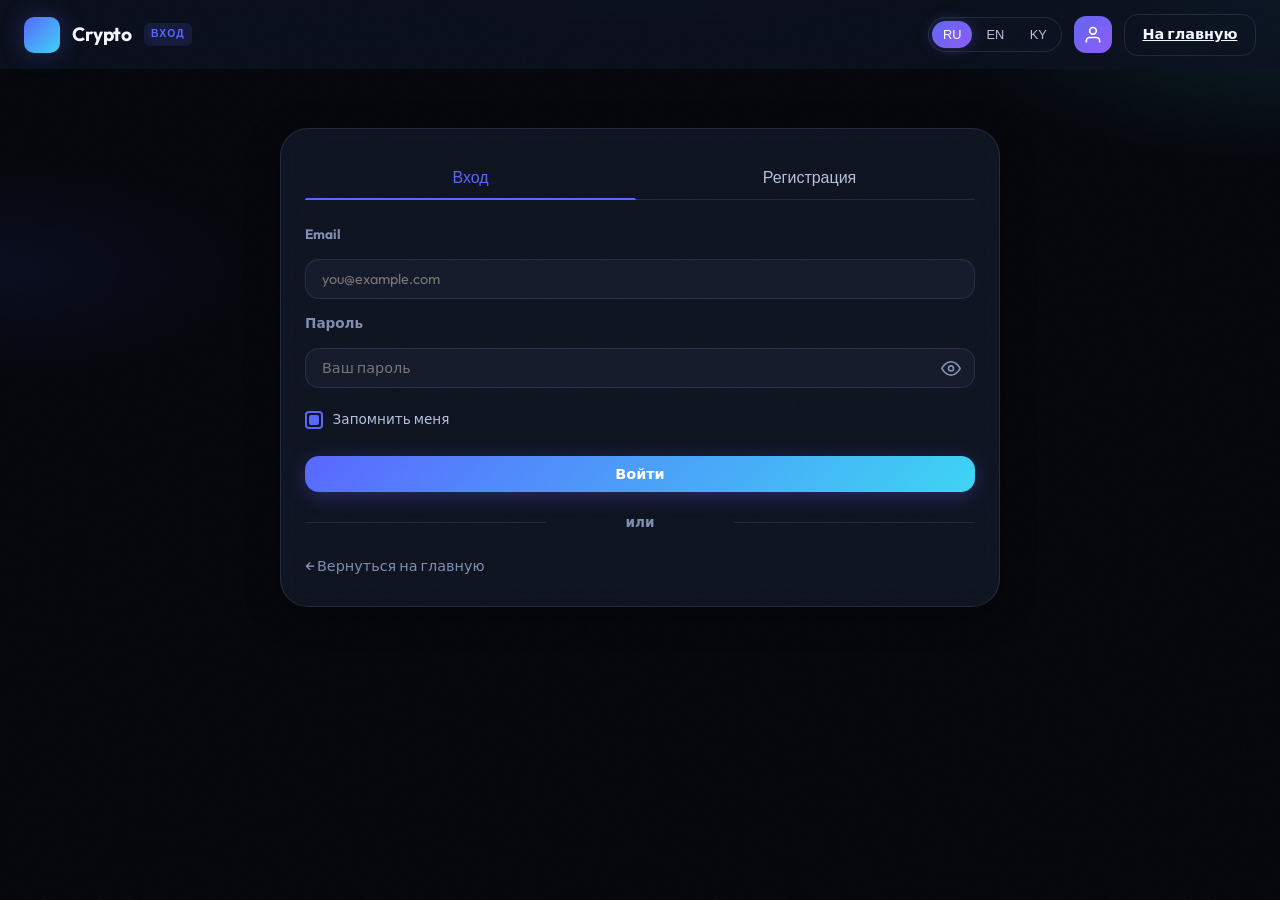
<file: crypto-app/auth.html>
<!DOCTYPE html>
<html lang="ru">
    <head>
        <meta charset="UTF-8" />
        <meta name="viewport" content="width=device-width, initial-scale=1.0" />
        <meta name="description" content="Вход и регистрация в CryptoUlarbek" />
        <title>Вход — CryptoUlarbek</title>
        <link rel="preconnect" href="https://fonts.googleapis.com" />
        <link rel="preconnect" href="https://fonts.gstatic.com" crossorigin />
        <link
            href="https://fonts.googleapis.com/css2?family=Outfit:wght@300;400;500;600;700;800&family=Syne:wght@600;700;800&family=JetBrains+Mono:wght@400;500;600&display=swap"
            rel="stylesheet"
        />
        <link rel="stylesheet" href="style.css" />
        <style>
            .auth-tabs {
                display: flex;
                gap: 8px;
                margin-bottom: 24px;
                border-bottom: 1px solid var(--border);
            }
            .auth-tab {
                flex: 1;
                padding: 12px 20px;
                background: transparent;
                border: none;
                color: var(--text-secondary);
                font-size: 16px;
                font-weight: 500;
                cursor: pointer;
                position: relative;
                transition: color 0.2s;
            }
            .auth-tab.active {
                color: var(--accent);
            }
            .auth-tab.active::after {
                content: '';
                position: absolute;
                bottom: -1px;
                left: 0;
                right: 0;
                height: 2px;
                background: var(--accent);
                border-radius: 2px 2px 0 0;
            }
            .auth-tab:hover {
                color: var(--text-primary);
            }
            .auth-form-container {
                display: none;
            }
            .auth-form-container.active {
                display: block;
                animation: fadeIn 0.3s ease;
            }
            @keyframes fadeIn {
                from { opacity: 0; transform: translateY(10px); }
                to { opacity: 1; transform: translateY(0); }
            }

            .lang-selector {
                display: flex;
                background: var(--bg-glass);
                border: 1px solid var(--border);
                border-radius: 25px;
                padding: 3px;
                gap: 3px;
            }

            .lang-btn {
                background: transparent;
                border: none;
                color: var(--text-secondary);
                padding: 0.35rem 0;
                border-radius: 20px;
                cursor: pointer;
                font-size: 0.8rem;
                font-weight: 500;
                transition: all 0.3s ease;
                min-width: 40px;
                text-align: center;
            }

            .lang-btn.active {
                background: linear-gradient(135deg, #6366f1 0%, #8b5cf6 100%);
                color: white;
                box-shadow: 0 0 15px rgba(99, 102, 241, 0.3);
            }

            .btn--user {
                background: linear-gradient(135deg, #6366f1 0%, #8b5cf6 100%);
                color: white;
                border: none;
                padding: 0.55rem;
                border-radius: 12px;
                display: inline-flex;
                align-items: center;
                justify-content: center;
                transition: all 0.3s ease;
            }

            .btn--user:hover {
                transform: translateY(-2px);
                box-shadow: 0 8px 20px -5px rgba(99, 102, 241, 0.4);
            }

            @media (max-width: 480px) {
                .header__container {
                    padding: 0.5rem 0.75rem;
                }

                .logo__text {
                    font-size: 1.1rem;
                }

                .logo__badge {
                    display: none;
                }

                .header__actions {
                    gap: 0.4rem;
                }

                .lang-selector {
                    padding: 2px;
                    gap: 2px;
                }

                .lang-btn {
                    min-width: 32px;
                    padding: 0.25rem 0.35rem;
                    font-size: 0.7rem;
                }

                .btn--icon {
                    padding: 0.45rem;
                }

                .btn--user svg {
                    width: 18px;
                    height: 18px;
                }

                .btn--ghost {
                    padding: 0.4rem 0.75rem;
                    font-size: 0.8rem;
                }

                .auth-section {
                    padding: 100px 0.75rem 1rem;
                }

                .auth-card {
                    padding: 1.5rem;
                    border-radius: 16px;
                }

                .auth-tabs {
                    margin-bottom: 1.5rem;
                }

                .auth-tab {
                    padding: 0.75rem;
                    font-size: 0.9rem;
                }

                .auth-label {
                    font-size: 0.85rem;
                }

                .auth-input {
                    padding: 0.75rem;
                    font-size: 16px;
                }

                .auth-btn {
                    padding: 0.875rem;
                    font-size: 0.9rem;
                }

                .auth-divider {
                    margin: 1.5rem 0;
                }

                .oauth-grid {
                    grid-template-columns: 1fr;
                }

                .oauth-btn {
                    padding: 0.65rem;
                    font-size: 0.85rem;
                }

                /* Touch-friendly */
                .btn, .auth-tab, .auth-input, .oauth-btn {
                    min-height: 44px;
                }
            }
        </style>
    </head>
    <body>
        <div class="noise" aria-hidden="true"></div>
        <div class="app">
            <header class="header" id="header">
                <div class="header__container">
                    <a href="index.html" class="logo">
                        <span class="logo__mark" aria-hidden="true"></span>
                        <span class="logo__text">Crypto</span>
                        <span class="logo__badge">Вход</span>
                    </a>
                    <div class="header__actions" style="max-width: none;">
                        <div class="lang-selector">
                            <button class="lang-btn active" data-lang="ru" onclick="setLang('ru')">RU</button>
                            <button class="lang-btn" data-lang="en" onclick="setLang('en')">EN</button>
                            <button class="lang-btn" data-lang="ky" onclick="setLang('ky')">KY</button>
                        </div>
                        <a href="lichnyi.html" class="btn btn--icon btn--user" title="Личный кабинет">
                            <svg width="20" height="20" viewBox="0 0 24 24" fill="none" stroke="currentColor" stroke-width="2">
                                <path d="M20 21v-2a4 4 0 0 0-4-4H8a4 4 0 0 0-4 4v2"></path>
                                <circle cx="12" cy="7" r="4"></circle>
                            </svg>
                        </a>
                        <a href="index.html" class="btn btn--ghost">На главную</a>
                    </div>
                </div>
            </header>

            <main class="main">
                <section class="auth-section" aria-label="Авторизация">
                    <div class="auth-card">
                        <!-- Табы -->
                        <div class="auth-tabs">
                            <button type="button" class="auth-tab active" data-tab="login">Вход</button>
                            <button type="button" class="auth-tab" data-tab="register">Регистрация</button>
                        </div>

                        <div id="authError" class="auth-error" style="display: none;"></div>

                        <!-- Форма входа -->
                        <div id="loginFormContainer" class="auth-form-container active">
                            <form id="loginForm" class="auth-form">
                                <label class="auth-label" for="loginEmailInput">Email</label>
                                <input
                                    id="loginEmailInput"
                                    class="auth-input"
                                    type="email"
                                    autocomplete="email"
                                    required
                                    placeholder="you@example.com"
                                />

                                <label class="auth-label" for="loginPasswordInput">Пароль</label>
                                <div class="auth-input-wrapper">
                                    <input
                                        id="loginPasswordInput"
                                        class="auth-input"
                                        type="password"
                                        autocomplete="current-password"
                                        required
                                        placeholder="Ваш пароль"
                                    />
                                    <button type="button" class="auth-input-toggle" id="toggleLoginPassword" aria-label="Показать пароль">
                                        <svg width="20" height="20" viewBox="0 0 24 24" fill="none" stroke="currentColor" stroke-width="2">
                                            <path d="M1 12s4-8 11-8 11 8 11 8-4 8-11 8-11-8-11-8z"></path>
                                            <circle cx="12" cy="12" r="3"></circle>
                                        </svg>
                                    </button>
                                </div>

                                <div class="auth-checkbox-wrapper">
                                    <label class="auth-checkbox-label">
                                        <input type="checkbox" id="loginRememberMe" checked />
                                        <span class="auth-checkbox"></span>
                                        <span class="auth-checkbox-text">Запомнить меня</span>
                                    </label>
                                </div>

                                <button type="submit" class="btn btn--primary auth-submit">Войти</button>
                            </form>

                            <div class="auth-divider">или</div>

                            <div class="auth-oauth">
                                <div id="googleSignInDiv"></div>
                            </div>

                            <p class="auth-bottom auth-bottom--muted">
                                <a href="index.html">← Вернуться на главную</a>
                            </p>
                        </div>

                        <!-- Форма регистрации -->
                        <div id="registerFormContainer" class="auth-form-container">
                            <form id="registerForm" class="auth-form">
                                <label class="auth-label" for="regUsernameInput">Имя пользователя</label>
                                <input
                                    id="regUsernameInput"
                                    class="auth-input"
                                    type="text"
                                    autocomplete="username"
                                    required
                                    minlength="3"
                                    maxlength="30"
                                    placeholder="Ваш никнейм"
                                />

                                <label class="auth-label" for="regEmailInput">Email</label>
                                <input
                                    id="regEmailInput"
                                    class="auth-input"
                                    type="email"
                                    autocomplete="email"
                                    required
                                    placeholder="you@example.com"
                                />

                                <label class="auth-label" for="regPhoneInput">Телефон</label>
                                <input
                                    id="regPhoneInput"
                                    class="auth-input"
                                    type="tel"
                                    autocomplete="tel"
                                    placeholder="+7 (999) 999-99-99"
                                />

                                <label class="auth-label" for="regPasswordInput">Пароль</label>
                                <div class="auth-input-wrapper">
                                    <input
                                        id="regPasswordInput"
                                        class="auth-input"
                                        type="password"
                                        autocomplete="new-password"
                                        required
                                        minlength="6"
                                        placeholder="Минимум 6 символов"
                                    />
                                    <button type="button" class="auth-input-toggle" id="toggleRegPassword" aria-label="Показать пароль">
                                        <svg width="20" height="20" viewBox="0 0 24 24" fill="none" stroke="currentColor" stroke-width="2">
                                            <path d="M1 12s4-8 11-8 11 8 11 8-4 8-11 8-11-8-11-8z"></path>
                                            <circle cx="12" cy="12" r="3"></circle>
                                        </svg>
                                    </button>
                                </div>

                                <label class="auth-label" for="regConfirmInput">Подтвердите пароль</label>
                                <div class="auth-input-wrapper">
                                    <input
                                        id="regConfirmInput"
                                        class="auth-input"
                                        type="password"
                                        autocomplete="new-password"
                                        required
                                        placeholder="Повторите пароль"
                                    />
                                    <button type="button" class="auth-input-toggle" id="toggleRegConfirm" aria-label="Показать пароль">
                                        <svg width="20" height="20" viewBox="0 0 24 24" fill="none" stroke="currentColor" stroke-width="2">
                                            <path d="M1 12s4-8 11-8 11 8 11 8-4 8-11 8-11-8-11-8z"></path>
                                            <circle cx="12" cy="12" r="3"></circle>
                                        </svg>
                                    </button>
                                </div>

                                <div class="auth-checkbox-wrapper">
                                    <label class="auth-checkbox-label">
                                        <input type="checkbox" id="agreeTerms" required />
                                        <span class="auth-checkbox"></span>
                                        <span class="auth-checkbox-text">Я согласен с <a href="#" target="_blank">условиями</a></span>
                                    </label>
                                </div>

                                <button type="submit" class="btn btn--primary auth-submit">Создать аккаунт</button>
                            </form>

                            <div class="auth-divider">или</div>

                            <div class="auth-oauth">
                                <div id="googleSignUpDiv"></div>
                            </div>

                            <p class="auth-bottom auth-bottom--muted">
                                <a href="index.html">← Вернуться на главную</a>
                            </p>
                        </div>
                    </div>
                </section>
            </main>
        </div>

        <script src="https://accounts.google.com/gsi/client" async defer></script>
        <script type="module" src="./auth.js"></script>
        <script>
            function setLang(lang) {
                const l = ['ru', 'en', 'ky'].includes(lang) ? lang : 'ru';
                localStorage.setItem('crypto-lang', l);
                document.documentElement.lang = l;
                document.querySelectorAll('.lang-btn').forEach(btn => {
                    btn.classList.toggle('active', btn.dataset.lang === l);
                });
            }
            const savedLang = localStorage.getItem('crypto-lang') || 'ru';
            setLang(savedLang);
        </script>
    </body>
</html>
</file>
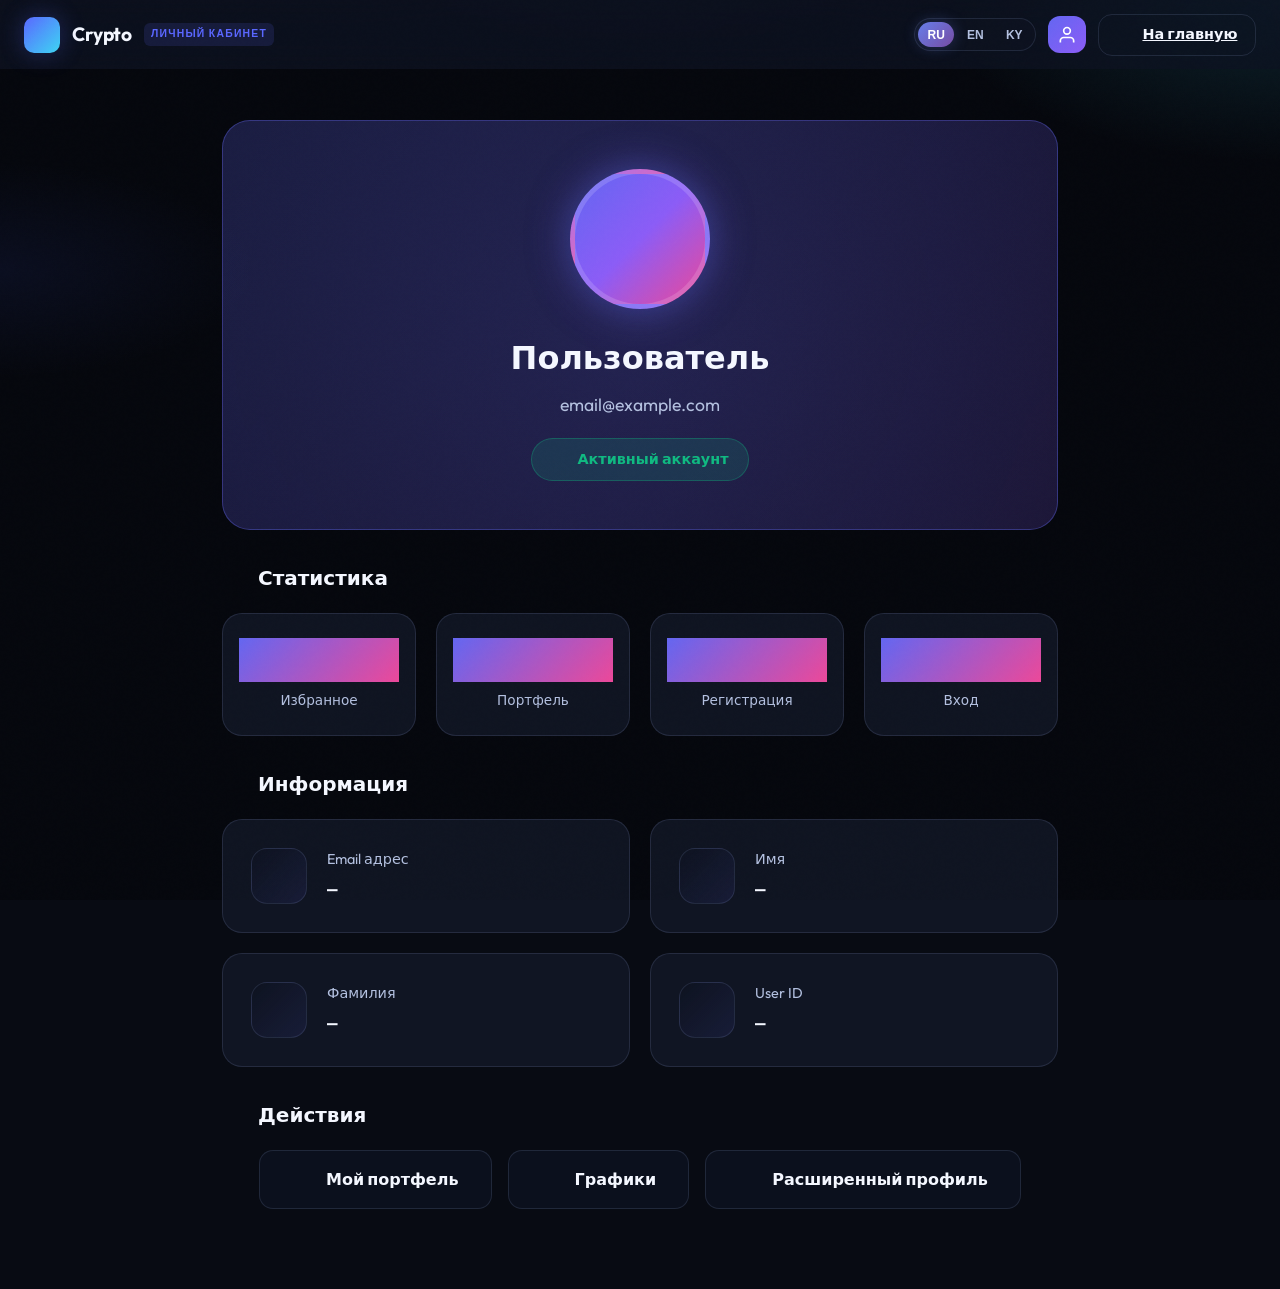
<file: crypto-app/lichnyi.html>
<!DOCTYPE html>
<html lang="ru">
<head>
    <meta charset="UTF-8" />
    <meta name="viewport" content="width=device-width, initial-scale=1.0" />
    <meta name="description" content="Личный кабинет — CryptoUlarbek" />
    <title>Личный кабинет — CryptoUlarbek</title>
    <link rel="preconnect" href="https://fonts.googleapis.com" />
    <link rel="preconnect" href="https://fonts.gstatic.com" crossorigin />
    <link
        href="https://fonts.googleapis.com/css2?family=Outfit:wght@300;400;500;600;700;800&family=Syne:wght@600;700;800&family=JetBrains+Mono:wght@400;500;600&display=swap"
        rel="stylesheet"
    />
    <link rel="stylesheet" href="style.css" />
    <script src="https://cdn.lordicon.com/lordicon.js"></script>
    <style>
        /* Lichnyi Kabinet Styles */
        .lk-container {
            max-width: 900px;
            margin: 0 auto;
            padding: 2rem;
        }

        .lk-header {
            background: linear-gradient(135deg, rgba(99, 102, 241, 0.2) 0%, rgba(139, 92, 246, 0.15) 100%);
            border: 1px solid rgba(99, 102, 241, 0.4);
            border-radius: 28px;
            padding: 3rem 2rem;
            text-align: center;
            margin-bottom: 2rem;
            position: relative;
            overflow: hidden;
        }

        .lk-header::before {
            content: '';
            position: absolute;
            top: -50%;
            left: -50%;
            width: 200%;
            height: 200%;
            background: radial-gradient(circle, rgba(99, 102, 241, 0.15) 0%, transparent 70%);
            animation: rotate 25s linear infinite;
        }

        @keyframes rotate {
            from { transform: rotate(0deg); }
            to { transform: rotate(360deg); }
        }

        .lk-avatar {
            width: 140px;
            height: 140px;
            border-radius: 50%;
            background: linear-gradient(135deg, #6366f1 0%, #8b5cf6 50%, #ec4899 100%);
            display: flex;
            align-items: center;
            justify-content: center;
            margin: 0 auto 1.5rem;
            position: relative;
            z-index: 1;
            border: 5px solid rgba(255, 255, 255, 0.15);
            box-shadow: 0 0 40px rgba(99, 102, 241, 0.5);
            animation: pulseAvatar 3s ease-in-out infinite;
        }

        @keyframes pulseAvatar {
            0%, 100% { transform: scale(1); box-shadow: 0 0 40px rgba(99, 102, 241, 0.5); }
            50% { transform: scale(1.02); box-shadow: 0 0 60px rgba(99, 102, 241, 0.7); }
        }

        .lk-avatar lord-icon {
            width: 70px;
            height: 70px;
        }

        .lk-name {
            font-size: 2rem;
            font-weight: 800;
            color: var(--text-primary);
            margin-bottom: 0.5rem;
            position: relative;
            z-index: 1;
        }

        .lk-email {
            font-size: 1.1rem;
            color: var(--text-secondary);
            position: relative;
            z-index: 1;
        }

        .lk-status {
            display: inline-flex;
            align-items: center;
            gap: 0.5rem;
            background: rgba(16, 185, 129, 0.15);
            border: 1px solid rgba(16, 185, 129, 0.3);
            color: #10b981;
            padding: 0.6rem 1.2rem;
            border-radius: 50px;
            font-size: 0.9rem;
            font-weight: 600;
            margin-top: 1.25rem;
            position: relative;
            z-index: 1;
        }

        .lk-status lord-icon {
            width: 18px;
            height: 18px;
        }

        .lk-grid {
            display: grid;
            grid-template-columns: repeat(auto-fit, minmax(280px, 1fr));
            gap: 1.25rem;
            margin-bottom: 2rem;
        }

        .lk-card {
            background: var(--bg-card);
            border: 1px solid var(--border);
            border-radius: 20px;
            padding: 1.75rem;
            display: flex;
            align-items: center;
            gap: 1.25rem;
            transition: all 0.3s ease;
            cursor: pointer;
        }

        .lk-card:hover {
            transform: translateY(-5px);
            border-color: var(--accent);
            box-shadow: 0 15px 35px -10px rgba(99, 102, 241, 0.2);
        }

        .lk-card-icon {
            width: 56px;
            height: 56px;
            border-radius: 16px;
            background: linear-gradient(135deg, var(--bg-glass) 0%, rgba(99, 102, 241, 0.1) 100%);
            display: flex;
            align-items: center;
            justify-content: center;
            flex-shrink: 0;
            border: 1px solid var(--border);
        }

        .lk-card-icon lord-icon {
            width: 28px;
            height: 28px;
        }

        .lk-card-content {
            flex: 1;
        }

        .lk-card-label {
            font-size: 0.9rem;
            color: var(--text-secondary);
            margin-bottom: 0.35rem;
        }

        .lk-card-value {
            font-size: 1.1rem;
            font-weight: 700;
            color: var(--text-primary);
            font-family: 'JetBrains Mono', monospace;
        }

        .lk-stats {
            display: grid;
            grid-template-columns: repeat(4, 1fr);
            gap: 1.25rem;
            margin-bottom: 2rem;
        }

        .lk-stat {
            background: var(--bg-card);
            border: 1px solid var(--border);
            border-radius: 20px;
            padding: 1.5rem 1rem;
            text-align: center;
            transition: all 0.3s ease;
        }

        .lk-stat:hover {
            border-color: var(--accent);
            transform: translateY(-3px);
        }

        .lk-stat-value {
            font-size: 1.75rem;
            font-weight: 800;
            background: linear-gradient(135deg, #6366f1 0%, #ec4899 100%);
            -webkit-text-fill-color: transparent;
            margin-bottom: 0.5rem;
        }

        .lk-stat-label {
            font-size: 0.85rem;
            color: var(--text-secondary);
        }

        .lk-actions {
            display: flex;
            gap: 1rem;
            justify-content: center;
            flex-wrap: wrap;
        }

        .lk-btn {
            display: inline-flex;
            align-items: center;
            gap: 0.75rem;
            padding: 1rem 2rem;
            border-radius: 14px;
            font-weight: 600;
            cursor: pointer;
            transition: all 0.3s ease;
            border: none;
            font-size: 1rem;
            text-decoration: none;
        }

        .lk-btn--primary {
            background: linear-gradient(135deg, #6366f1 0%, #8b5cf6 100%);
            color: white;
        }

        .lk-btn--primary:hover {
            transform: translateY(-3px);
            box-shadow: 0 15px 30px -5px rgba(99, 102, 241, 0.5);
        }

        .lk-btn--secondary {
            background: var(--bg-glass);
            border: 1px solid var(--border);
            color: var(--text-primary);
        }

        .lk-btn--secondary:hover {
            background: var(--bg-hover);
            border-color: var(--accent);
        }

        .lk-btn--danger {
            background: rgba(244, 63, 94, 0.1);
            border: 1px solid rgba(244, 63, 94, 0.3);
            color: #f43f5e;
        }

        .lk-btn--danger:hover {
            background: rgba(244, 63, 94, 0.2);
            transform: translateY(-3px);
        }

        .lk-section-title {
            font-size: 1.25rem;
            font-weight: 700;
            color: var(--text-primary);
            margin-bottom: 1.25rem;
            display: flex;
            align-items: center;
            gap: 0.75rem;
        }

        .btn--user {
            background: linear-gradient(135deg, #6366f1 0%, #8b5cf6 100%);
            color: white;
            border: none;
            padding: 0.55rem;
            border-radius: 12px;
            display: inline-flex;
            align-items: center;
            justify-content: center;
            transition: all 0.3s ease;
        }

        .btn--user:hover {
            transform: translateY(-2px);
            box-shadow: 0 8px 20px -5px rgba(99, 102, 241, 0.4);
        }

        @media (max-width: 768px) {
            .lk-container {
                padding: 1rem;
            }
            .lk-header {
                padding: 2rem 1.5rem;
            }
            .lk-avatar {
                width: 110px;
                height: 110px;
            }
            .lk-name {
                font-size: 1.6rem;
            }
            .lk-stats {
                grid-template-columns: repeat(2, 1fr);
            }
        }

        @media (max-width: 480px) {
            .header__container {
                padding: 0.5rem 0.75rem;
            }

            .logo__text {
                font-size: 1.1rem;
            }

            .logo__badge {
                display: none;
            }

            .btn--icon {
                padding: 0.45rem;
            }

            .btn--user svg {
                width: 18px;
                height: 18px;
            }

            .lang-selector {
                padding: 2px;
                gap: 2px;
            }

            .lang-btn {
                min-width: 32px;
                padding: 0.25rem 0.35rem;
                font-size: 0.7rem;
            }

            .btn--ghost {
                padding: 0.4rem 0.75rem;
                font-size: 0.8rem;
            }

            .lk-container {
                padding: 0.75rem;
            }

            .lk-header {
                padding: 1.5rem 1rem;
                border-radius: 20px;
            }

            .lk-avatar {
                width: 80px;
                height: 80px;
            }

            .lk-avatar lord-icon {
                width: 40px;
                height: 40px;
            }

            .lk-name {
                font-size: 1.25rem;
            }

            .lk-email {
                font-size: 0.9rem;
            }

            .lk-status {
                font-size: 0.8rem;
                padding: 0.4rem 0.8rem;
            }

            .lk-stats {
                grid-template-columns: repeat(2, 1fr);
                gap: 0.75rem;
            }

            .lk-stat {
                padding: 1rem 0.5rem;
            }

            .lk-stat-value {
                font-size: 1.25rem;
            }

            .lk-stat-label {
                font-size: 0.75rem;
            }

            .lk-grid {
                grid-template-columns: 1fr;
                gap: 0.75rem;
            }

            .lk-card {
                padding: 1rem;
            }

            .lk-card-icon {
                width: 44px;
                height: 44px;
            }

            .lk-card-icon lord-icon {
                width: 22px;
                height: 22px;
            }

            .lk-card-label {
                font-size: 0.8rem;
            }

            .lk-card-value {
                font-size: 0.9rem;
            }

            .lk-actions {
                flex-direction: column;
                gap: 0.75rem;
            }

            .lk-btn {
                width: 100%;
                justify-content: center;
                padding: 0.875rem;
            }

            .lk-section-title {
                font-size: 1rem;
            }

            .lk-section-title lord-icon {
                width: 20px;
                height: 20px;
            }

            /* Touch-friendly */
            .btn, .lk-btn, .lk-card, .lk-stat {
                min-height: 44px;
            }
        }
    </style>
</head>
<body>
    <div class="noise" aria-hidden="true"></div>
    <div class="app">
        <header class="header" id="header">
            <div class="header__container">
                <a href="index.html" class="logo">
                    <span class="logo__mark" aria-hidden="true"></span>
                    <span class="logo__text">Crypto</span>
                    <span class="logo__badge">Личный кабинет</span>
                </a>
                <div class="header__actions" style="max-width: none;">
                    <div class="lang-selector">
                        <button class="lang-btn active" data-lang="ru" onclick="setLang('ru')">RU</button>
                        <button class="lang-btn" data-lang="en" onclick="setLang('en')">EN</button>
                        <button class="lang-btn" data-lang="ky" onclick="setLang('ky')">KY</button>
                    </div>
                    <a href="profile.html" class="btn btn--icon btn--user" title="Расширенный профиль">
                        <svg width="20" height="20" viewBox="0 0 24 24" fill="none" stroke="currentColor" stroke-width="2">
                            <path d="M20 21v-2a4 4 0 0 0-4-4H8a4 4 0 0 0-4 4v2"></path>
                            <circle cx="12" cy="7" r="4"></circle>
                        </svg>
                    </a>
                    <a href="index.html" class="btn btn--ghost">
                        <lord-icon src="https://cdn.lordicon.com/cnpvygkr.json" trigger="hover" colors="primary:#ffffff" style="width:18px;height:18px"></lord-icon>
                        На главную
                    </a>
                </div>
            </div>
        </header>

        <main class="main">
            <div class="lk-container">
                <!-- Header Card -->
                <div class="lk-header">
                    <div class="lk-avatar">
                        <lord-icon src="https://cdn.lordicon.com/kthelypq.json" trigger="hover" colors="primary:#ffffff"></lord-icon>
                    </div>
                    <h1 class="lk-name" id="userDisplayName">Пользователь</h1>
                    <p class="lk-email" id="userEmailDisplay">email@example.com</p>
                    <div class="lk-status">
                        <lord-icon src="https://cdn.lordicon.com/egmlnyku.json" trigger="loop" delay="1000" colors="primary:#10b981"></lord-icon>
                        <span id="statusText">Активный аккаунт</span>
                    </div>
                </div>

                <!-- Stats -->
                <div class="lk-section-title">
                    <lord-icon src="https://cdn.lordicon.com/hsqbkhpi.json" trigger="hover" colors="primary:#6366f1" style="width:24px;height:24px"></lord-icon>
                    Статистика
                </div>
                <div class="lk-stats">
                    <div class="lk-stat">
                        <div class="lk-stat-value" id="userFavoritesCount">0</div>
                        <div class="lk-stat-label">Избранное</div>
                    </div>
                    <div class="lk-stat">
                        <div class="lk-stat-value" id="userPortfolioCount">0</div>
                        <div class="lk-stat-label">Портфель</div>
                    </div>
                    <div class="lk-stat">
                        <div class="lk-stat-value" id="userJoinDate">—</div>
                        <div class="lk-stat-label">Регистрация</div>
                    </div>
                    <div class="lk-stat">
                        <div class="lk-stat-value" id="userProvider">Email</div>
                        <div class="lk-stat-label">Вход</div>
                    </div>
                </div>

                <!-- Info Cards -->
                <div class="lk-section-title">
                    <lord-icon src="https://cdn.lordicon.com/ucvsemmc.json" trigger="hover" colors="primary:#8b5cf6" style="width:24px;height:24px"></lord-icon>
                    Информация
                </div>
                <div class="lk-grid">
                    <div class="lk-card">
                        <div class="lk-card-icon">
                            <lord-icon src="https://cdn.lordicon.com/xtzuywza.json" trigger="hover" colors="primary:#6366f1" style="width:28px;height:28px"></lord-icon>
                        </div>
                        <div class="lk-card-content">
                            <div class="lk-card-label">Email адрес</div>
                            <div class="lk-card-value" id="userEmail">—</div>
                        </div>
                    </div>
                    <div class="lk-card">
                        <div class="lk-card-icon">
                            <lord-icon src="https://cdn.lordicon.com/ucvsemmc.json" trigger="hover" colors="primary:#f59e0b" style="width:28px;height:28px"></lord-icon>
                        </div>
                        <div class="lk-card-content">
                            <div class="lk-card-label">Имя</div>
                            <div class="lk-card-value" id="userFirstName">—</div>
                        </div>
                    </div>
                    <div class="lk-card">
                        <div class="lk-card-icon">
                            <lord-icon src="https://cdn.lordicon.com/ucvsemmc.json" trigger="hover" colors="primary:#f43f5e" style="width:28px;height:28px"></lord-icon>
                        </div>
                        <div class="lk-card-content">
                            <div class="lk-card-label">Фамилия</div>
                            <div class="lk-card-value" id="userLastName">—</div>
                        </div>
                    </div>
                    <div class="lk-card">
                        <div class="lk-card-icon">
                            <lord-icon src="https://cdn.lordicon.com/qrbokoyz.json" trigger="hover" colors="primary:#10b981" style="width:28px;height:28px"></lord-icon>
                        </div>
                        <div class="lk-card-content">
                            <div class="lk-card-label">User ID</div>
                            <div class="lk-card-value" id="userId">—</div>
                        </div>
                    </div>
                </div>

                <!-- Actions -->
                <div class="lk-section-title">
                    <lord-icon src="https://cdn.lordicon.com/srsjylvj.json" trigger="hover" colors="primary:#ec4899" style="width:24px;height:24px"></lord-icon>
                    Действия
                </div>
                <div class="lk-actions">
                    <a href="portfolio.html" class="lk-btn lk-btn--secondary">
                        <lord-icon src="https://cdn.lordicon.com/srsjylvj.json" trigger="hover" colors="primary:#ffffff" style="width:22px;height:22px"></lord-icon>
                        Мой портфель
                    </a>
                    <a href="charts.html" class="lk-btn lk-btn--secondary">
                        <lord-icon src="https://cdn.lordicon.com/xsdtfyne.json" trigger="hover" colors="primary:#ffffff" style="width:22px;height:22px"></lord-icon>
                        Графики
                    </a>
                    <a href="profile.html" class="lk-btn lk-btn--secondary">
                        <lord-icon src="https://cdn.lordicon.com/kthelypq.json" trigger="hover" colors="primary:#ffffff" style="width:22px;height:22px"></lord-icon>
                        Расширенный профиль
                    </a>
                    <button type="button" id="logoutBtn" class="lk-btn lk-btn--danger" style="display: none;">
                        <lord-icon src="https://cdn.lordicon.com/jxhgzics.json" trigger="hover" colors="primary:#f43f5e" style="width:22px;height:22px"></lord-icon>
                        Выйти
                    </button>
                </div>
            </div>
        </main>
    </div>

    <div id="authError" class="auth-error" style="display: none;"></div>
    <div id="profileLoading" class="auth-loading" style="display: none;">
        <span class="spinner" aria-hidden="true"></span>
        <span>Загрузка...</span>
    </div>

    <script type="module" src="./auth-profile.js"></script>
    <script>
        // Language support
        const translations = {
            ru: { status: 'Активный аккаунт', portfolio: 'Мой портфель', charts: 'Графики', extended: 'Расширенный профиль', logout: 'Выйти', back: 'На главную' },
            en: { status: 'Active Account', portfolio: 'My Portfolio', charts: 'Charts', extended: 'Extended Profile', logout: 'Logout', back: 'Back to Home' },
            ky: { status: 'Активдүү аккаунт', portfolio: 'Менин портфелим', charts: 'Графиктер', extended: 'Кеңейтилген профиль', logout: 'Чыгуу', back: 'Башкы бетке' }
        };

        function setLang(lang) {
            const l = ['ru', 'en', 'ky'].includes(lang) ? lang : 'ru';
            localStorage.setItem('crypto-lang', l);
            document.documentElement.lang = l;
            
            document.querySelectorAll('.lang-btn').forEach(btn => {
                btn.classList.toggle('active', btn.dataset.lang === l);
            });
            
            const t = translations[l];
            document.getElementById('statusText').textContent = t.status;
            document.querySelectorAll('.lk-btn').forEach((btn, i) => {
                if (i === 0) btn.innerHTML = `<lord-icon src="https://cdn.lordicon.com/srsjylvj.json" trigger="hover" colors="primary:#ffffff" style="width:22px;height:22px"></lord-icon> ${t.portfolio}`;
                if (i === 1) btn.innerHTML = `<lord-icon src="https://cdn.lordicon.com/xsdtfyne.json" trigger="hover" colors="primary:#ffffff" style="width:22px;height:22px"></lord-icon> ${t.charts}`;
                if (i === 2) btn.innerHTML = `<lord-icon src="https://cdn.lordicon.com/kthelypq.json" trigger="hover" colors="primary:#ffffff" style="width:22px;height:22px"></lord-icon> ${t.extended}`;
                if (i === 3) btn.innerHTML = `<lord-icon src="https://cdn.lordicon.com/jxhgzics.json" trigger="hover" colors="primary:#f43f5e" style="width:22px;height:22px"></lord-icon> ${t.logout}`;
            });
        }

        const savedLang = localStorage.getItem('crypto-lang') || 'ru';
        setLang(savedLang);
    </script>
</body>
</html>
</file>
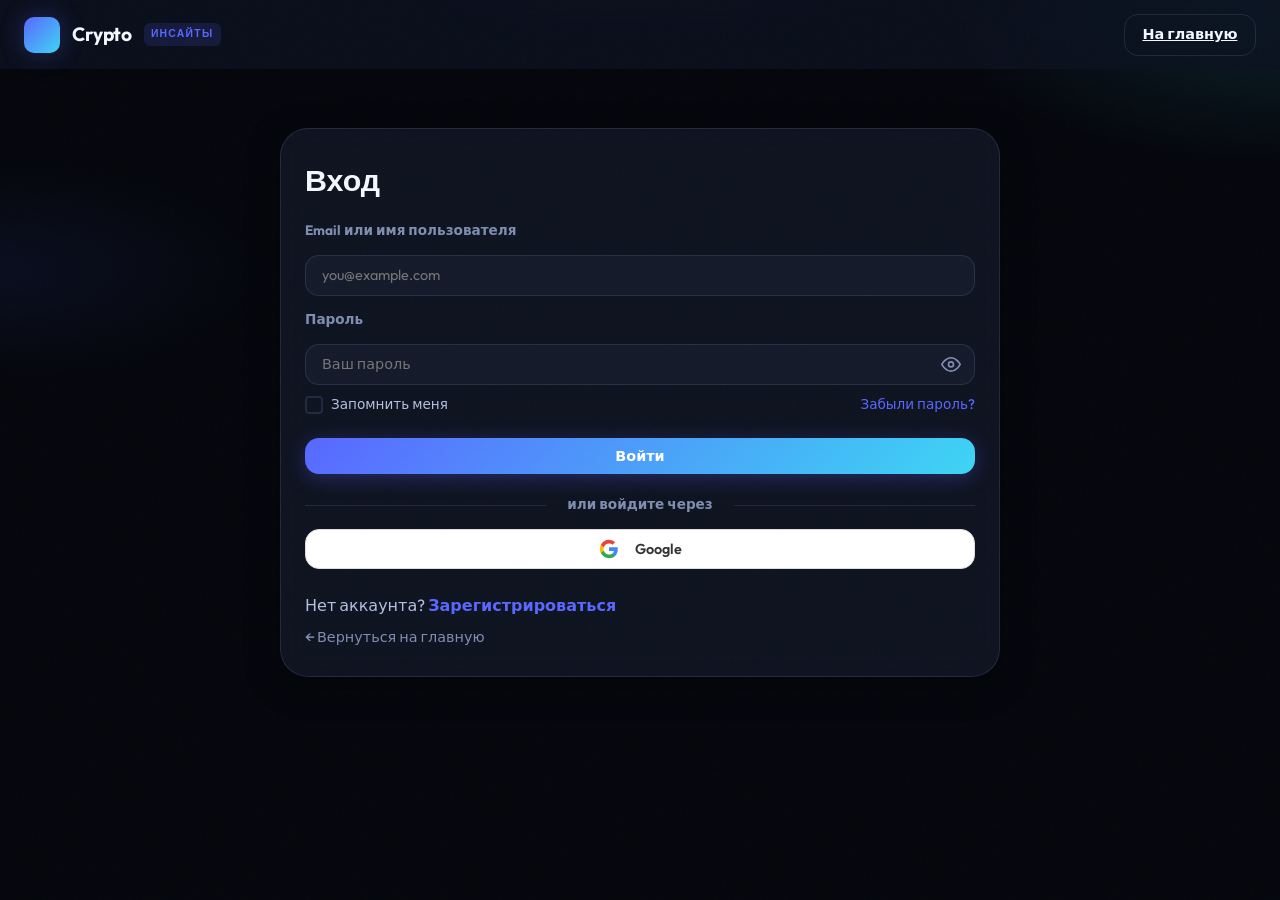
<file: crypto-app/login.html>
<!DOCTYPE html>
<html lang="ru">
    <head>
        <meta charset="UTF-8" />
        <meta name="viewport" content="width=device-width, initial-scale=1.0" />
        <meta name="description" content="Вход в CryptoUlarbek" />
        <title>Вход — CryptoUlarbek</title>
        <link rel="preconnect" href="https://fonts.googleapis.com" />
        <link rel="preconnect" href="https://fonts.gstatic.com" crossorigin />
        <link
            href="https://fonts.googleapis.com/css2?family=Outfit:wght@300;400;500;600;700;800&family=Syne:wght@600;700;800&family=JetBrains+Mono:wght@400;500;600&display=swap"
            rel="stylesheet"
        />
        <link rel="stylesheet" href="style.css" />
    </head>
    <body>
        <div class="noise" aria-hidden="true"></div>
        <div class="app">
            <header class="header" id="header">
                <div class="header__container">
                    <a href="index.html" class="logo">
                        <span class="logo__mark" aria-hidden="true"></span>
                        <span class="logo__text">Crypto</span>
                        <span class="logo__badge">Инсайты</span>
                    </a>
                    <a href="index.html" class="btn btn--ghost">На главную</a>
                </div>
            </header>

            <main class="main">
                <section class="auth-section" aria-label="Страница входа">
                    <div class="auth-card">
                        <h1 class="auth-title">Вход</h1>

                        <div id="authError" class="auth-error" style="display: none;"></div>

                        <form id="loginForm" class="auth-form">
                            <label class="auth-label" for="emailInput">Email или имя пользователя</label>
                            <input
                                id="emailInput"
                                class="auth-input"
                                type="text"
                                autocomplete="email"
                                required
                                placeholder="you@example.com"
                            />

                            <label class="auth-label" for="passwordInput">Пароль</label>
                            <div class="auth-input-wrapper">
                                <input
                                    id="passwordInput"
                                    class="auth-input"
                                    type="password"
                                    autocomplete="current-password"
                                    required
                                    placeholder="Ваш пароль"
                                />
                                <button type="button" class="auth-input-toggle" id="togglePassword" aria-label="Показать пароль">
                                    <svg width="20" height="20" viewBox="0 0 24 24" fill="none" stroke="currentColor" stroke-width="2">
                                        <path d="M1 12s4-8 11-8 11 8 11 8-4 8-11 8-11-8-11-8z"></path>
                                        <circle cx="12" cy="12" r="3"></circle>
                                    </svg>
                                </button>
                            </div>

                            <div class="auth-form-options">
                                <label class="auth-remember-label">
                                    <input type="checkbox" id="rememberMe" checked />
                                    <span class="auth-checkbox"></span>
                                    <span>Запомнить меня</span>
                                </label>
                                <a href="#" class="auth-forgot-link">Забыли пароль?</a>
                            </div>

                            <button type="submit" class="btn btn--primary auth-submit">Войти</button>
                        </form>

                        <div class="auth-divider">или войдите через</div>

                        <div class="auth-oauth">
                            <button type="button" id="googleOAuthBtn" class="btn btn--ghost auth-oauth-btn auth-oauth-btn--google">
                                <svg class="auth-oauth-icon" viewBox="0 0 24 24" width="20" height="20">
                                    <path fill="#4285F4" d="M22.56 12.25c0-.78-.07-1.53-.2-2.25H12v4.26h5.92c-.26 1.37-1.04 2.53-2.21 3.31v2.77h3.57c2.08-1.92 3.28-4.74 3.28-8.09z"/>
                                    <path fill="#34A853" d="M12 23c2.97 0 5.46-.98 7.28-2.66l-3.57-2.77c-.98.66-2.23 1.06-3.71 1.06-2.86 0-5.29-1.93-6.16-4.53H2.18v2.84C3.99 20.53 7.7 23 12 23z"/>
                                    <path fill="#FBBC05" d="M5.84 14.09c-.22-.66-.35-1.36-.35-2.09s.13-1.43.35-2.09V7.07H2.18C1.43 8.55 1 10.22 1 12s.43 3.45 1.18 4.93l2.85-2.22.81-.62z"/>
                                    <path fill="#EA4335" d="M12 5.38c1.62 0 3.06.56 4.21 1.64l3.15-3.15C17.45 2.09 14.97 1 12 1 7.7 1 3.99 3.47 2.18 7.07l3.66 2.84c.87-2.6 3.3-4.53 6.16-4.53z"/>
                                </svg>
                                Google
                            </button>
                            
                        </div>

                        <p class="auth-bottom">
                            Нет аккаунта?
                            <a href="register.html">Зарегистрироваться</a>
                        </p>
                        <p class="auth-bottom auth-bottom--muted">
                            <a href="index.html">← Вернуться на главную</a>
                        </p>
                    </div>
                </section>
            </main>
        </div>

        <script type="module" src="./auth-login.js"></script>
    </body>
</html>
</file>
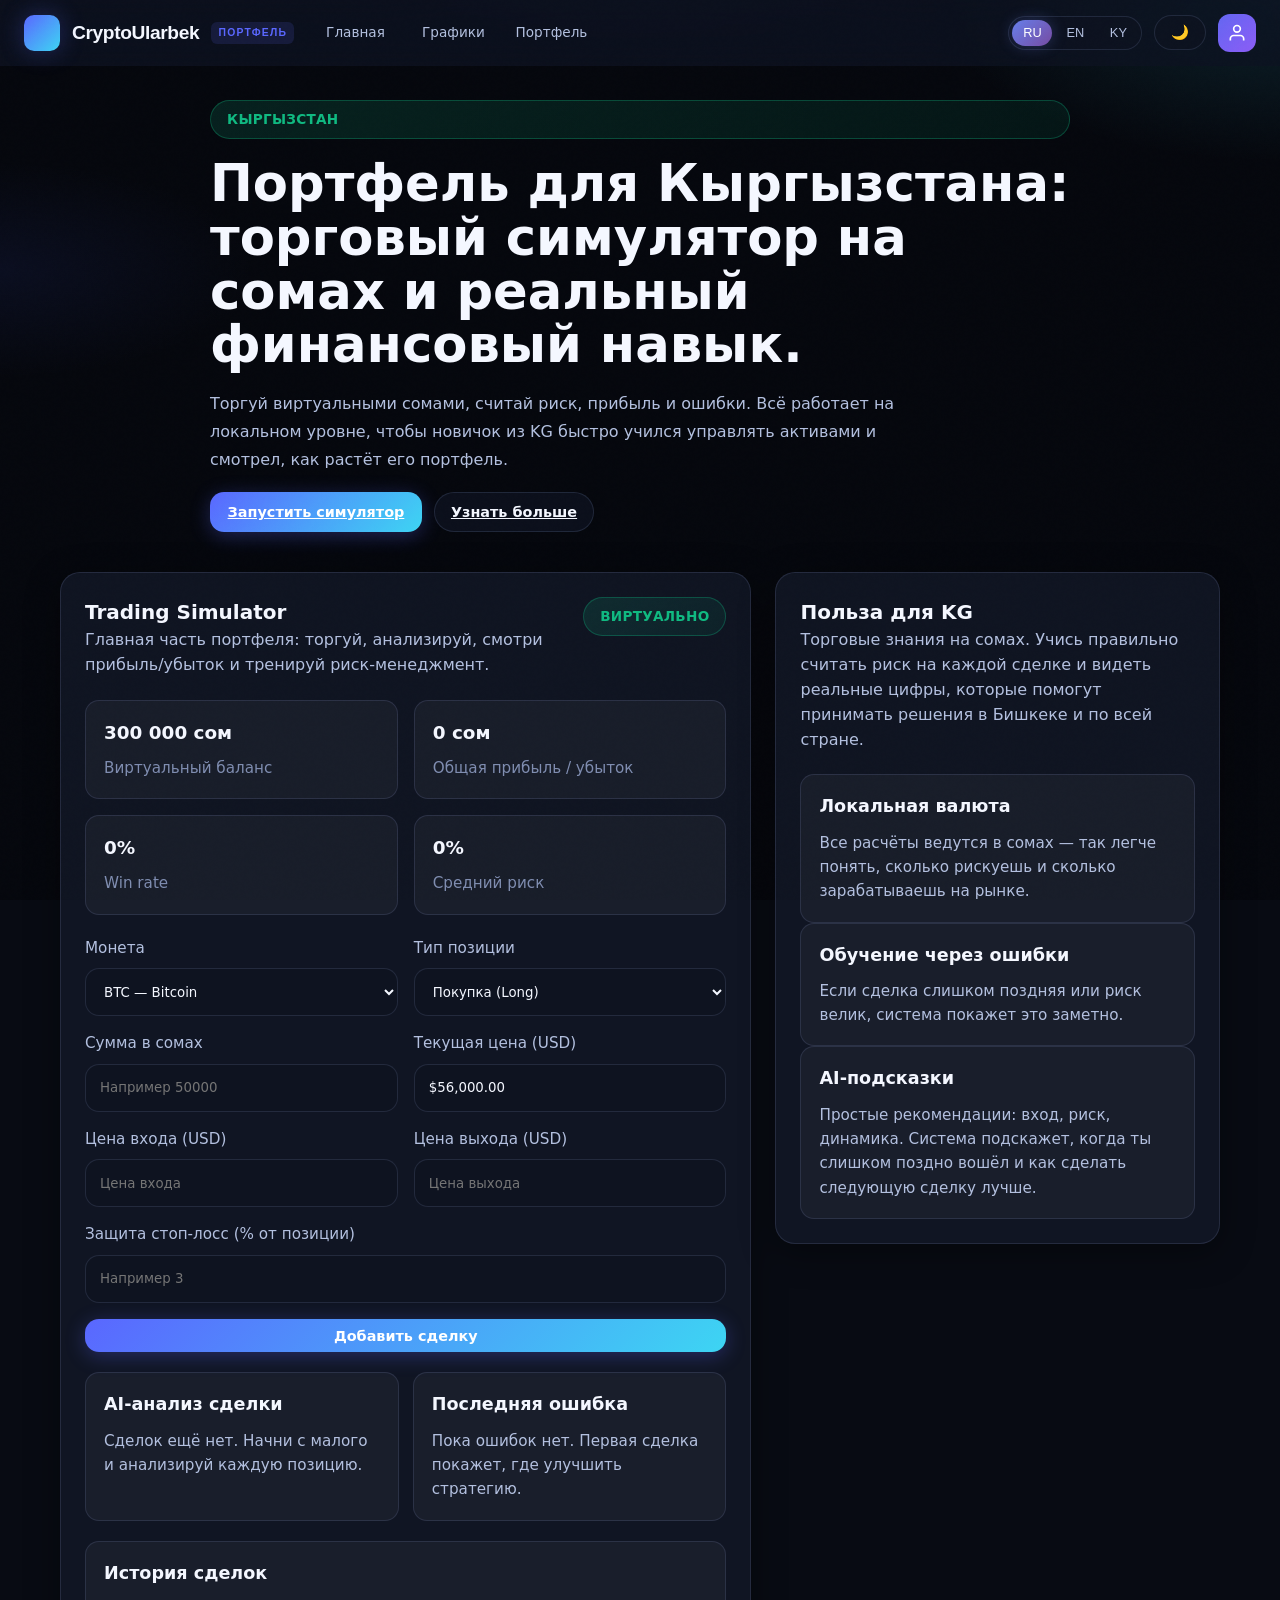
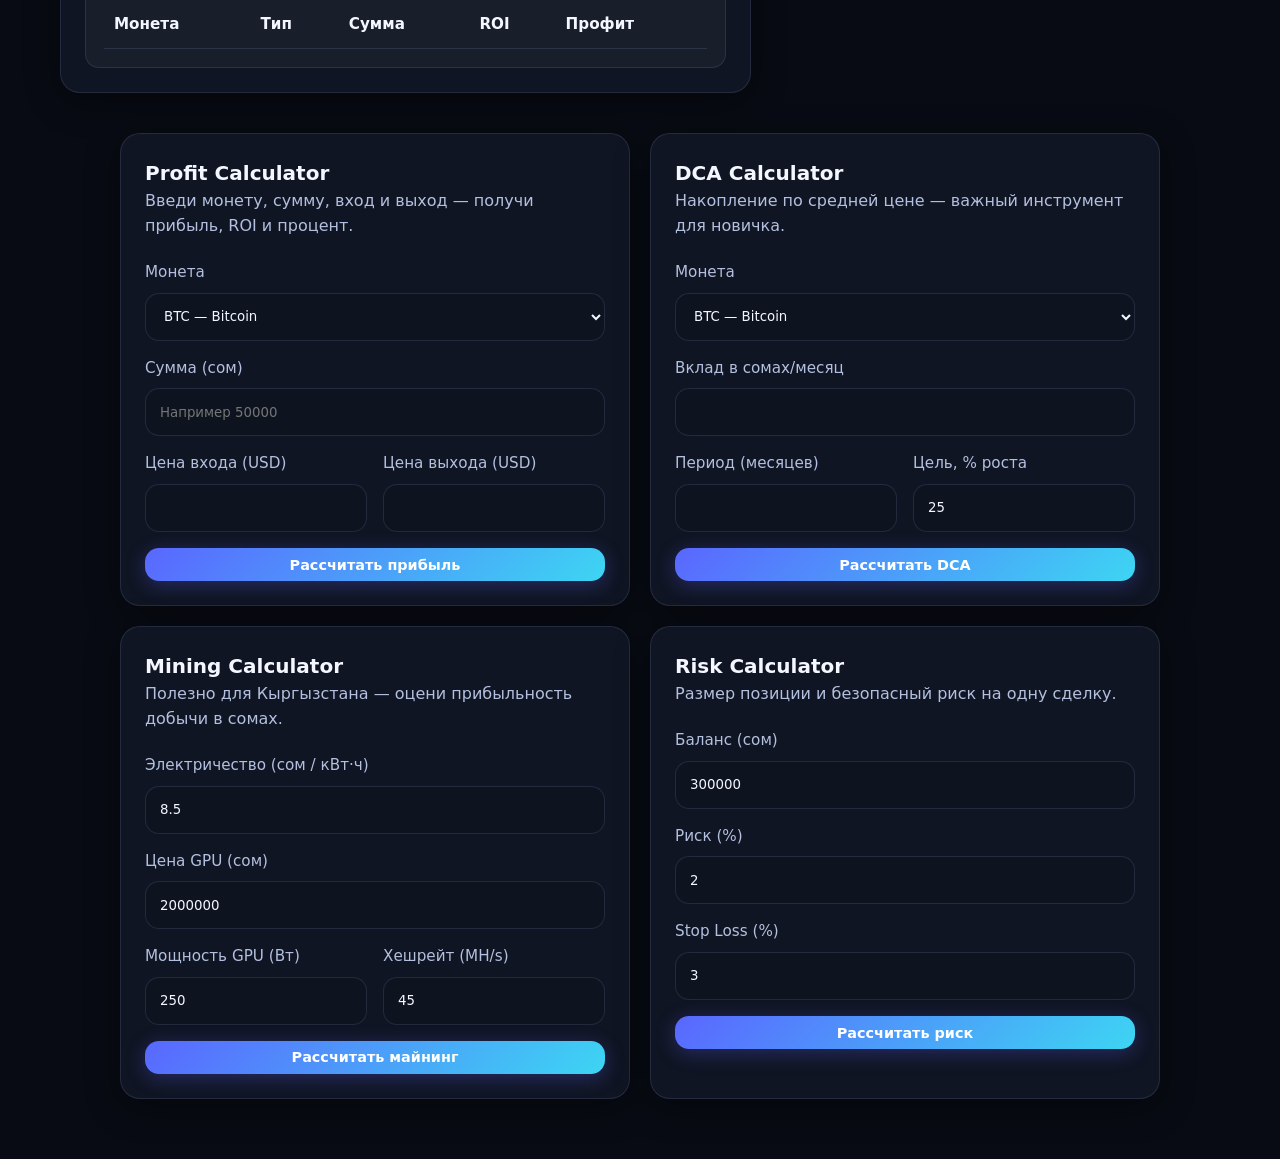
<file: crypto-app/portfolio.html>
<!DOCTYPE html>
<html lang="ru">
<head>
    <meta charset="UTF-8">
    <meta name="viewport" content="width=device-width, initial-scale=1.0">
    <title>CryptoUlarbek Portfolio Hub</title>
    <link rel="stylesheet" href="style.css">
    <style>
        .portfolio-hero {
            padding: 100px 20px 40px;
            max-width: 1200px;
            margin: 0 auto;
            display: grid;
            gap: 24px;
        }
        .portfolio-hero__inner {
            display: grid;
            gap: 18px;
        }
        .portfolio-hero h1 {
            font-size: clamp(2.4rem, 4vw, 3.6rem);
            line-height: 1.05;
            max-width: 860px;
            color: var(--text-primary);
        }
        .portfolio-hero p {
            max-width: 740px;
            color: var(--text-secondary);
            font-size: 1rem;
            line-height: 1.75;
        }
        .portfolio-actions {
            display: flex;
            flex-wrap: wrap;
            gap: 12px;
        }
        .portfolio-grid {
            display: grid;
            grid-template-columns: 1.4fr 0.9fr;
            gap: 24px;
            max-width: 1200px;
            margin: 0 auto 40px;
            padding: 0 20px;
        }
        .portfolio-card {
            background: var(--bg-card);
            border: 1px solid var(--border);
            border-radius: var(--radius-lg);
            box-shadow: var(--shadow-soft);
            padding: 24px;
            position: relative;
        }
        .portfolio-card-header {
            display: flex;
            justify-content: space-between;
            align-items: flex-start;
            gap: 12px;
            margin-bottom: 22px;
        }
        .portfolio-card-header h2 {
            font-size: 1.25rem;
            margin: 0;
            color: var(--text-primary);
        }
        .portfolio-card-header p {
            margin: 0;
            color: var(--text-secondary);
            max-width: 460px;
        }
        .portfolio-summary {
            display: grid;
            grid-template-columns: repeat(2, minmax(0, 1fr));
            gap: 16px;
            margin-bottom: 22px;
        }
        .portfolio-metric {
            background: rgba(255,255,255,0.04);
            border: 1px solid var(--border);
            border-radius: var(--radius-md);
            padding: 18px;
        }
        .portfolio-metric strong {
            display: block;
            font-size: 1.15rem;
            margin-bottom: 8px;
            color: var(--text-primary);
        }
        .portfolio-metric span {
            color: var(--text-muted);
            font-size: 0.95rem;
        }
        .portfolio-form {
            display: grid;
            gap: 16px;
        }
        .portfolio-form label {
            display: grid;
            gap: 8px;
            color: var(--text-secondary);
            font-size: 0.95rem;
        }
        .portfolio-form input,
        .portfolio-form select {
            width: 100%;
            min-height: 48px;
            border-radius: 14px;
            border: 1px solid var(--border);
            background: var(--bg-secondary);
            color: var(--text-primary);
            padding: 12px 14px;
            font-family: var(--font-sans);
        }
        .portfolio-form button {
            width: 100%;
        }
        .portfolio-grid--wide {
            grid-template-columns: 1fr;
        }
        .portfolio-results {
            display: grid;
            grid-template-columns: repeat(2, minmax(0, 1fr));
            gap: 14px;
            margin-top: 20px;
        }
        .portfolio-stats {
            display: grid;
            grid-template-columns: repeat(3, minmax(0, 1fr));
            gap: 14px;
            margin-bottom: 20px;
        }
        .portfolio-box {
            background: rgba(255,255,255,0.04);
            border: 1px solid var(--border);
            border-radius: var(--radius-md);
            padding: 18px;
        }
        .portfolio-box strong {
            display: block;
            font-size: 1.1rem;
            margin-bottom: 10px;
            color: var(--text-primary);
        }
        .portfolio-box p {
            margin: 0;
            color: var(--text-secondary);
            font-size: 0.95rem;
            line-height: 1.6;
        }
        .portfolio-table {
            width: 100%;
            border-collapse: collapse;
            margin-top: 14px;
        }
        .portfolio-table th,
        .portfolio-table td {
            padding: 12px 10px;
            border-bottom: 1px solid var(--border);
            text-align: left;
            font-size: 0.95rem;
            color: var(--text-secondary);
        }
        .portfolio-table th {
            color: var(--text-primary);
            font-weight: 700;
        }
        .portfolio-chip {
            display: inline-flex;
            align-items: center;
            gap: 6px;
            padding: 6px 10px;
            border-radius: 999px;
            font-size: 0.82rem;
            font-weight: 700;
            text-transform: uppercase;
            letter-spacing: 0.02em;
            background: rgba(90,103,255,0.12);
            color: var(--accent);
        }
        .portfolio-alert {
            background: rgba(244, 63, 94, 0.12);
            border: 1px solid rgba(244, 63, 94, 0.22);
            color: var(--red);
            border-radius: 14px;
            padding: 14px 16px;
            margin-top: 12px;
            font-size: 0.95rem;
        }
        .portfolio-grid-small {
            display: grid;
            grid-template-columns: repeat(2, minmax(0, 1fr));
            gap: 20px;
        }
        .portfolio-input-row {
            display: grid;
            grid-template-columns: 1fr 1fr;
            gap: 16px;
        }
        .portfolio-output {
            display: grid;
            gap: 12px;
        }
        .portfolio-output strong {
            font-size: 1rem;
            color: var(--text-primary);
        }
        .portfolio-output p {
            margin: 0;
            color: var(--text-secondary);
        }
        .portfolio-footer {
            max-width: 1200px;
            margin: 0 auto 60px;
            padding: 0 20px;
        }
        @media (max-width: 1000px) {
            .portfolio-grid,
            .portfolio-grid-small,
            .portfolio-stats,
            .portfolio-results {
                grid-template-columns: 1fr;
            }
            .nav {
                display: none;
            }
            .header__actions {
                max-width: none;
                flex-wrap: nowrap;
            }
        }
        @media (max-width: 640px) {
            .portfolio-form {
                gap: 12px;
            }
            .lang-selector {
                order: -1;
            }
            .lang-btn {
                min-width: 32px;
                font-size: 0.7rem;
            }
        }

        @media (max-width: 480px) {
            .portfolio-hero {
                padding: 60px 16px 40px;
            }

            .portfolio-hero h1 {
                font-size: 1.6rem;
            }

            .portfolio-hero p {
                font-size: 0.9rem;
            }

            .portfolio-grid,
            .portfolio-grid-small {
                grid-template-columns: 1fr;
                gap: 16px;
            }

            .portfolio-card {
                padding: 20px;
            }

            .portfolio-card h3 {
                font-size: 1.1rem;
            }

            .portfolio-actions {
                flex-direction: column;
            }

            .portfolio-actions .btn {
                width: 100%;
                justify-content: center;
            }

            .portfolio-form input,
            .portfolio-form select {
                font-size: 16px;
                padding: 14px;
            }

            .portfolio-table th,
            .portfolio-table td {
                padding: 10px 8px;
                font-size: 0.85rem;
            }

            .portfolio-stats {
                grid-template-columns: repeat(2, 1fr);
            }

            .stat-box {
                padding: 16px;
            }

            .stat-box .value {
                font-size: 1.25rem;
            }

            .header__container {
                padding: 0.5rem 0.75rem;
            }

            .logo__text {
                font-size: 1.1rem;
            }

            .logo__badge {
                display: none;
            }

            .btn--icon {
                padding: 0.45rem;
            }

            .btn--user svg {
                width: 18px;
                height: 18px;
            }

            /* Touch-friendly */
            .btn, .nav__link, .portfolio-form input, .portfolio-form select, .portfolio-table tr {
                min-height: 44px;
            }
        }

        /* Header Actions */
        .header__actions {
            display: flex;
            align-items: center;
            gap: 0.75rem;
            flex: 1;
            justify-content: flex-end;
            max-width: 720px;
            min-width: 0;
            flex-wrap: wrap;
        }

        /* User button */
        .btn--user {
            background: linear-gradient(135deg, #6366f1 0%, #8b5cf6 100%);
            color: white;
            border: none;
            padding: 0.55rem;
            border-radius: 12px;
            display: inline-flex;
            align-items: center;
            justify-content: center;
            transition: all 0.3s ease;
        }

        .btn--user:hover {
            transform: translateY(-2px);
            box-shadow: 0 8px 20px -5px rgba(99, 102, 241, 0.4);
        }

        /* Nav - Prevent layout shift */
        .nav {
            display: grid;
            grid-auto-flow: column;
            grid-auto-columns: minmax(90px, auto);
            gap: 0.5rem;
            align-items: center;
        }

        .nav__link {
            min-width: 90px;
            max-width: 110px;
            text-align: center;
            overflow: hidden;
            text-overflow: ellipsis;
            white-space: nowrap;
        }

        .nav__link span {
            display: block;
            overflow: hidden;
            text-overflow: ellipsis;
        }

        /* Language Selector & Theme Toggle */
        .lang-selector {
            display: flex;
            background: var(--bg-glass);
            border: 1px solid var(--border);
            border-radius: 25px;
            padding: 3px;
            gap: 3px;
            flex-shrink: 0;
        }
        .lang-btn {
            background: transparent;
            border: none;
            color: var(--text-secondary);
            padding: 0.35rem 0;
            border-radius: 20px;
            cursor: pointer;
            font-size: 0.8rem;
            font-weight: 500;
            transition: all 0.3s ease;
            min-width: 40px;
            text-align: center;
        }
        .lang-btn.active {
            background: linear-gradient(135deg, #667eea 0%, #764ba2 100%);
            color: white;
            box-shadow: 0 0 15px rgba(102, 126, 234, 0.3);
        }
        .btn--ghost {
            background: var(--bg-glass);
            border: 1px solid var(--border);
            color: var(--text-primary);
            padding: 0.5rem 1rem;
            border-radius: 50px;
            cursor: pointer;
            transition: all 0.3s ease;
        }
        .btn--ghost:hover {
            background: var(--bg-hover);
            border-color: var(--border-hover);
        }

        /* Card Animations */
        .portfolio-card {
            animation: slideInUp 0.6s ease-out backwards;
            transition: transform 0.3s ease, box-shadow 0.3s ease;
        }
        .portfolio-card:hover {
            transform: translateY(-5px);
            box-shadow: var(--shadow-hover);
        }
        .portfolio-card:nth-child(1) { animation-delay: 0.1s; }
        .portfolio-card:nth-child(2) { animation-delay: 0.2s; }
        .portfolio-card:nth-child(3) { animation-delay: 0.3s; }
        .portfolio-card:nth-child(4) { animation-delay: 0.4s; }

        @keyframes slideInUp {
            from {
                opacity: 0;
                transform: translateY(30px);
            }
            to {
                opacity: 1;
                transform: translateY(0);
            }
        }

        /* Hero Animations */
        .portfolio-hero {
            animation: fadeIn 0.8s ease-out;
        }
        .portfolio-chip {
            display: inline-flex;
            align-items: center;
            gap: 0.5rem;
            background: linear-gradient(135deg, rgba(16, 185, 129, 0.15) 0%, rgba(5, 150, 105, 0.1) 100%);
            border: 1px solid rgba(16, 185, 129, 0.3);
            color: #10b981;
            padding: 0.5rem 1rem;
            border-radius: 50px;
            font-size: 0.85rem;
            font-weight: 600;
            animation: pulseBadge 2s ease-in-out infinite;
        }
        @keyframes pulseBadge {
            0%, 100% { box-shadow: 0 0 0 0 rgba(16, 185, 129, 0.4); }
            50% { box-shadow: 0 0 15px 3px rgba(16, 185, 129, 0.2); }
        }
        @keyframes fadeIn {
            from { opacity: 0; transform: translateY(20px); }
            to { opacity: 1; transform: translateY(0); }
        }

        /* Button hover effects */
        .btn {
            transition: all 0.3s cubic-bezier(0.4, 0, 0.2, 1);
            position: relative;
            overflow: hidden;
        }
        .btn::before {
            content: '';
            position: absolute;
            top: 0;
            left: -100%;
            width: 100%;
            height: 100%;
            background: linear-gradient(90deg, transparent, rgba(255,255,255,0.2), transparent);
            transition: left 0.5s ease;
        }
        .btn:hover::before {
            left: 100%;
        }
        .btn:hover {
            transform: translateY(-2px);
            box-shadow: 0 10px 25px -5px rgba(0, 0, 0, 0.3);
        }
    </style>
</head>
<body class="app">
    <div class="noise"></div>
    <header class="header">
        <div class="header__container">
            <a href="index.html" class="logo">
                <span class="logo__mark"></span>
                <span>CryptoUlarbek</span>
                <span class="logo__badge" data-i18n="nav_portfolio">Portfolio</span>
            </a>
            <nav class="nav" aria-label="Основное меню">
                <a href="index.html" class="nav__link" data-i18n="nav_home"><span>Главная</span></a>
                <a href="charts.html" class="nav__link" data-i18n="nav_charts"><span>Графики</span></a>
                <a href="portfolio.html" class="nav__link active" data-i18n="nav_portfolio"><span>Портфель</span></a>
            </nav>
            <div class="header__actions">
                <div class="lang-selector">
                    <button class="lang-btn active" data-lang="ru" onclick="setLang('ru')">RU</button>
                    <button class="lang-btn" data-lang="en" onclick="setLang('en')">EN</button>
                    <button class="lang-btn" data-lang="ky" onclick="setLang('ky')">KY</button>
                </div>
                <button class="btn btn--ghost" id="themeToggle" onclick="toggleTheme()" title="Переключить тему">
                    <span id="themeIcon">🌙</span>
                </button>
                <a href="lichnyi.html" class="btn btn--icon btn--user" title="Личный кабинет">
                    <svg width="20" height="20" viewBox="0 0 24 24" fill="none" stroke="currentColor" stroke-width="2">
                        <path d="M20 21v-2a4 4 0 0 0-4-4H8a4 4 0 0 0-4 4v2"></path>
                        <circle cx="12" cy="7" r="4"></circle>
                    </svg>
                </a>
            </div>
        </div>
    </header>

    <section class="portfolio-hero">
        <div class="portfolio-hero__inner">
            <span class="portfolio-chip">Кыргызстан</span>
            <h1 data-i18n="portfolio_title">Портфель для Кыргызстана: торговый симулятор на сомах и реальный финансовый навык.</h1>
            <p data-i18n="portfolio_subtitle">Торгуй виртуальными сомами, считай риск, прибыль и ошибки. Всё работает на локальном уровне, чтобы новичок из KG быстро учился управлять активами и смотрел, как растёт его портфель.</p>
            <div class="portfolio-actions">
                <a href="#simulator" class="btn btn--primary" data-i18n="start_simulator">Запустить симулятор</a>
                <a href="#profit-calculator" class="btn btn--ghost" data-i18n="learn_more">Калькулятор прибыли</a>
            </div>
        </div>
    </section>

    <main class="portfolio-grid">
        <section class="portfolio-card" id="simulator">
            <div class="portfolio-card-header">
                <div>
                    <h2 data-i18n="simulator_title">Trading Simulator</h2>
                    <p data-i18n="simulator_desc">Главная часть портфеля: торгуй, анализируй, смотри прибыль/убыток и тренируй риск-менеджмент.</p>
                </div>
                <span class="portfolio-chip">Виртуально</span>
            </div>

            <div class="portfolio-summary">
                <div class="portfolio-metric">
                    <strong id="balanceValue">300 000 сом</strong>
                    <span>Виртуальный баланс</span>
                </div>
                <div class="portfolio-metric">
                    <strong id="profitValue">0 сом</strong>
                    <span>Общая прибыль / убыток</span>
                </div>
                <div class="portfolio-metric">
                    <strong id="winRateValue">0%</strong>
                    <span>Win rate</span>
                </div>
                <div class="portfolio-metric">
                    <strong id="riskValue">0%</strong>
                    <span>Средний риск</span>
                </div>
            </div>

            <form class="portfolio-form" id="tradeForm">
                <div class="portfolio-input-row">
                    <label>
                        Монета
                        <select id="tradeCoin"></select>
                    </label>
                    <label>
                        Тип позиции
                        <select id="tradeType">
                            <option value="long">Покупка (Long)</option>
                            <option value="short">Продажа (Short)</option>
                        </select>
                    </label>
                </div>
                <div class="portfolio-input-row">
                    <label>
                        Сумма в сомах
                        <input type="number" id="tradeAmount" placeholder="Например 50000" min="1000" step="1000">
                    </label>
                    <label>
                        Текущая цена (USD)
                        <input type="text" id="tradePrice" readonly>
                    </label>
                </div>
                <div class="portfolio-input-row">
                    <label>
                        Цена входа (USD)
                        <input type="number" id="tradeEntry" placeholder="Цена входа" min="0.01" step="0.01">
                    </label>
                    <label>
                        Цена выхода (USD)
                        <input type="number" id="tradeExit" placeholder="Цена выхода" min="0.01" step="0.01">
                    </label>
                </div>
                <label>
                    Защита стоп‑лосс (% от позиции)
                    <input type="number" id="tradeRisk" placeholder="Например 3" min="0.5" step="0.5">
                </label>
                <button type="submit" class="btn btn--primary">Добавить сделку</button>
                <div id="tradeError" class="portfolio-alert" style="display:none;"></div>
            </form>

            <div class="portfolio-results">
                <div class="portfolio-box">
                    <strong>AI-анализ сделки</strong>
                    <p id="aiMessage">Здесь появится анализ вашей позиции и рекомендации, как торговать безопаснее.</p>
                </div>
                <div class="portfolio-box">
                    <strong>Последняя ошибка</strong>
                    <p id="lastError">Пока ошибок нет. Первая сделка может показать, где вы рискуете слишком сильно.</p>
                </div>
            </div>

            <div class="portfolio-box" style="margin-top:20px;">
                <strong>История сделок</strong>
                <table class="portfolio-table" id="tradeHistory">
                    <thead>
                        <tr>
                            <th>Монета</th>
                            <th>Тип</th>
                            <th>Сумма</th>
                            <th>ROI</th>
                            <th>Профит</th>
                        </tr>
                    </thead>
                    <tbody></tbody>
                </table>
            </div>
        </section>

        <aside>
            <div class="portfolio-card">
                <div class="portfolio-card-header">
                    <div>
                        <h2>Польза для KG</h2>
                        <p>Торговые знания на сомах. Учись правильно считать риск на каждой сделке и видеть реальные цифры, которые помогут принимать решения в Бишкеке и по всей стране.</p>
                    </div>
                </div>
                <div class="portfolio-box">
                    <strong>Локальная валюта</strong>
                    <p>Все расчёты ведутся в сомах — так легче понять, сколько рискуешь и сколько зарабатываешь на рынке.</p>
                </div>
                <div class="portfolio-box">
                    <strong>Обучение через ошибки</strong>
                    <p>Если сделка слишком поздняя или риск велик, система покажет это заметно.</p>
                </div>
                <div class="portfolio-box">
                    <strong>AI-подсказки</strong>
                    <p>Простые рекомендации: вход, риск, динамика. Система подскажет, когда ты слишком поздно вошёл и как сделать следующую сделку лучше.</p>
                </div>
            </div>
        </aside>
    </main>

    <section class="portfolio-footer">
        <div class="portfolio-grid-small">
            <div class="portfolio-card" id="profit-calculator">
                <div class="portfolio-card-header">
                    <div>
                        <h2>Profit Calculator</h2>
                        <p>Введи монету, сумму, вход и выход — получи прибыль, ROI и процент.</p>
                    </div>
                </div>
                <div class="portfolio-form">
                    <label>
                        Монета
                        <select id="profitCoin"></select>
                    </label>
                    <label>
                        Сумма (сом)
                        <input type="number" id="profitAmount" placeholder="Например 50000" min="1000" step="1000">
                    </label>
                    <div class="portfolio-input-row">
                        <label>
                            Цена входа (USD)
                            <input type="number" id="profitEntry" min="0.01" step="0.01">
                        </label>
                        <label>
                            Цена выхода (USD)
                            <input type="number" id="profitExit" min="0.01" step="0.01">
                        </label>
                    </div>
                    <button type="button" id="profitCalcBtn" class="btn btn--primary">Рассчитать прибыль</button>
                </div>
                <div class="portfolio-output" id="profitResult"></div>
            </div>

            <div class="portfolio-card">
                <div class="portfolio-card-header">
                    <div>
                        <h2>DCA Calculator</h2>
                        <p>Накопление по средней цене — важный инструмент для новичка.</p>
                    </div>
                </div>
                <div class="portfolio-form">
                    <label>
                        Монета
                        <select id="dcaCoin"></select>
                    </label>
                    <label>
                        Вклад в сомах/месяц
                        <input type="number" id="dcaAmount" min="1000" step="1000">
                    </label>
                    <div class="portfolio-input-row">
                        <label>
                            Период (месяцев)
                            <input type="number" id="dcaMonths" min="1" max="60" step="1">
                        </label>
                        <label>
                            Цель, % роста
                            <input type="number" id="dcaTarget" min="5" max="200" step="5" value="25">
                        </label>
                    </div>
                    <button type="button" id="dcaCalcBtn" class="btn btn--primary">Рассчитать DCA</button>
                </div>
                <div class="portfolio-output" id="dcaResult"></div>
            </div>

            <div class="portfolio-card">
                <div class="portfolio-card-header">
                    <div>
                        <h2>Mining Calculator</h2>
                        <p>Полезно для Кыргызстана — оцени прибыльность добычи в сомах.</p>
                    </div>
                </div>
                <div class="portfolio-form">
                    <label>
                        Электричество (сом / кВт·ч)
                        <input type="number" id="minePowerCost" min="1" step="0.1" value="8.5">
                    </label>
                    <label>
                        Цена GPU (сом)
                        <input type="number" id="gpuCost" min="10000" step="1000" value="2000000">
                    </label>
                    <div class="portfolio-input-row">
                        <label>
                            Мощность GPU (Вт)
                            <input type="number" id="gpuWatts" min="50" step="10" value="250">
                        </label>
                        <label>
                            Хешрейт (MH/s)
                            <input type="number" id="gpuHash" min="1" step="1" value="45">
                        </label>
                    </div>
                    <button type="button" id="mineCalcBtn" class="btn btn--primary">Рассчитать майнинг</button>
                </div>
                <div class="portfolio-output" id="mineResult"></div>
            </div>

            <div class="portfolio-card">
                <div class="portfolio-card-header">
                    <div>
                        <h2>Risk Calculator</h2>
                        <p>Размер позиции и безопасный риск на одну сделку.</p>
                    </div>
                </div>
                <div class="portfolio-form">
                    <label>
                        Баланс (сом)
                        <input type="number" id="riskBalance" min="1000" step="1000" value="300000">
                    </label>
                    <label>
                        Риск (%)
                        <input type="number" id="riskPercent" min="0.5" max="20" step="0.5" value="2">
                    </label>
                    <label>
                        Stop Loss (%)
                        <input type="number" id="riskStop" min="0.5" max="20" step="0.5" value="3">
                    </label>
                    <button type="button" id="riskCalcBtn" class="btn btn--primary">Рассчитать риск</button>
                </div>
                <div class="portfolio-output" id="riskResult"></div>
            </div>
        </div>
    </section>

    <script>
        const USD_TO_KGS = 84;
        const COINS = [
            { symbol: 'BTC', name: 'Bitcoin', price: 56000 },
            { symbol: 'ETH', name: 'Ethereum', price: 3350 },
            { symbol: 'BNB', name: 'BNB', price: 420 },
            { symbol: 'SOL', name: 'Solana', price: 190 },
            { symbol: 'ADA', name: 'Cardano', price: 0.39 },
            { symbol: 'DOGE', name: 'Dogecoin', price: 0.11 }
        ];

        const portfolio = JSON.parse(localStorage.getItem('crypto-portfolio-hub')) || {
            balance: 300000,
            profit: 0,
            trades: [],
            lastError: 'Пока ошибок нет. Первая сделка покажет, где улучшить стратегию.',
            aiMessage: 'Сделок ещё нет. Начни с малого и анализируй каждую позицию.'
        };

        function formatSom(value = 0) {
            return new Intl.NumberFormat('ru-RU', { style: 'currency', currency: 'KGS', maximumFractionDigits: 0 }).format(value).replace('KGS', 'сом');
        }

        function formatUsd(value = 0) {
            return new Intl.NumberFormat('en-US', { style: 'currency', currency: 'USD', maximumFractionDigits: 2 }).format(value);
        }

        function renderCoinOptions() {
            const selects = [
                document.getElementById('tradeCoin'),
                document.getElementById('profitCoin'),
                document.getElementById('dcaCoin')
            ];
            selects.forEach(select => {
                select.innerHTML = COINS.map(coin => `<option value="${coin.symbol}">${coin.symbol} — ${coin.name}</option>`).join('');
            });
            updateTradePrice();
        }

        function updatePortfolioStats() {
            const wins = portfolio.trades.filter(t => t.profitSom >= 0).length;
            const total = portfolio.trades.length;
            const winRate = total ? Math.round((wins / total) * 100) : 0;
            const avgRisk = total ? Math.round(portfolio.trades.reduce((sum, t) => sum + t.riskPercent, 0) / total) : 0;
            const totalProfit = portfolio.trades.reduce((sum, t) => sum + t.profitSom, 0);

            document.getElementById('balanceValue').textContent = formatSom(portfolio.balance);
            document.getElementById('profitValue').textContent = formatSom(totalProfit);
            document.getElementById('winRateValue').textContent = `${winRate}%`;
            document.getElementById('riskValue').textContent = `${avgRisk}%`;
            document.getElementById('aiMessage').textContent = portfolio.aiMessage;
            document.getElementById('lastError').textContent = portfolio.lastError;
            renderTradeHistory();
        }

        function renderTradeHistory() {
            const tbody = document.querySelector('#tradeHistory tbody');
            tbody.innerHTML = portfolio.trades.map(trade => `
                <tr>
                    <td>${trade.coin}</td>
                    <td>${trade.type === 'long' ? 'Long' : 'Short'}</td>
                    <td>${formatSom(trade.amountSom)} / ${formatUsd(trade.entryPrice)}</td>
                    <td style="color:${trade.profitSom >= 0 ? 'var(--green)' : 'var(--red)'}">${trade.roi.toFixed(1)}%</td>
                    <td style="color:${trade.profitSom >= 0 ? 'var(--green)' : 'var(--red)'}">${formatSom(trade.profitSom)}</td>
                </tr>
            `).join('');
        }

        function savePortfolio() {
            localStorage.setItem('crypto-portfolio-hub', JSON.stringify(portfolio));
        }

        function showError(message) {
            const errorBox = document.getElementById('tradeError');
            errorBox.textContent = message;
            errorBox.style.display = 'block';
            portfolio.lastError = message;
            savePortfolio();
            updatePortfolioStats();
        }

        function clearError() {
            const errorBox = document.getElementById('tradeError');
            errorBox.style.display = 'none';
            errorBox.textContent = '';
        }

        function getSelectedCoin(symbol) {
            return COINS.find(coin => coin.symbol === symbol) || COINS[0];
        }

        function updateTradePrice() {
            const symbol = document.getElementById('tradeCoin').value;
            const coin = getSelectedCoin(symbol);
            document.getElementById('tradePrice').value = formatUsd(coin.price);
        }

        function getAiMessage(trade) {
            if (trade.riskPercent > 30) {
                return 'Риск слишком высок. Для стабильного роста не рискуй больше 20% баланса в одной сделке.';
            }
            if (trade.profitSom < 0 && trade.entryPrice > trade.currentPrice * 1.02) {
                return 'Ты слишком поздно вошел в позицию. Ищи лучшие уровни входа и сокращай убытки.';
            }
            if (trade.profitSom < 0) {
                return 'Убыток есть — это урок. Снизь стоп‑лосс и не держи позицию слишком долго.';
            }
            if (trade.profitSom >= 0 && trade.roi > 10) {
                return 'Отлично, ты поймал движение и закрыл прибыльную позицию. Продолжай контролировать риск.';
            }
            return 'Сделка закрыта. Анализируй вход и выход, чтобы следующий результат был ещё лучше.';
        }

        function handleTradeSubmit(event) {
            event.preventDefault();
            clearError();

            const coinSymbol = document.getElementById('tradeCoin').value;
            const amountSom = Number(document.getElementById('tradeAmount').value);
            const entryPrice = Number(document.getElementById('tradeEntry').value);
            const exitPrice = Number(document.getElementById('tradeExit').value);
            const tradeType = document.getElementById('tradeType').value;
            const riskPercent = Number(document.getElementById('tradeRisk').value);
            const coin = getSelectedCoin(coinSymbol);
            const currentPrice = coin.price;

            if (!coinSymbol || !amountSom || !entryPrice || !exitPrice) {
                return showError('Заполни все поля: монету, сумму, вход и выход.');
            }
            if (amountSom <= 0 || amountSom > portfolio.balance) {
                return showError('Недостаточно средств или неверная сумма.');
            }
            if (riskPercent <= 0) {
                return showError('Укажи корректный процент риска.');
            }

            const qty = amountSom / (entryPrice * USD_TO_KGS);
            const profitUsd = tradeType === 'long'
                ? qty * (exitPrice - entryPrice)
                : qty * (entryPrice - exitPrice);
            const profitSom = profitUsd * USD_TO_KGS;
            const roi = amountSom ? (profitSom / amountSom) * 100 : 0;
            const riskUsed = amountSom / portfolio.balance * 100;

            portfolio.balance = Math.round(portfolio.balance + profitSom);
            portfolio.trades.unshift({
                coin: coinSymbol,
                type: tradeType,
                amountSom,
                entryPrice,
                exitPrice,
                currentPrice,
                profitSom: Math.round(profitSom),
                roi: Number(roi.toFixed(2)),
                riskPercent: Number(riskUsed.toFixed(1)),
                createdAt: new Date().toISOString()
            });
            portfolio.profit = portfolio.trades.reduce((sum, t) => sum + t.profitSom, 0);
            portfolio.aiMessage = getAiMessage(portfolio.trades[0]);
            portfolio.lastError = 'Пока ошибок нет. Продолжай торговать осторожно.';
            savePortfolio();
            updatePortfolioStats();
            document.getElementById('tradeForm').reset();
            updateTradePrice();
        }

        function calculateProfit() {
            const amount = Number(document.getElementById('profitAmount').value);
            const entry = Number(document.getElementById('profitEntry').value);
            const exit = Number(document.getElementById('profitExit').value);
            if (!amount || !entry || !exit) return;
            const coins = amount / (entry * USD_TO_KGS);
            const profitUsd = coins * (exit - entry);
            const profitSom = profitUsd * USD_TO_KGS;
            const roi = amount ? (profitSom / amount) * 100 : 0;
            document.getElementById('profitResult').innerHTML = `
                <strong>Прибыль:</strong> ${formatSom(Math.round(profitSom))}<br>
                <strong>ROI:</strong> ${roi.toFixed(2)}%<br>
                <strong>Объем позиции:</strong> ${coins.toFixed(6)} монеты
            `;
        }

        function calculateDca() {
            const amount = Number(document.getElementById('dcaAmount').value);
            const months = Number(document.getElementById('dcaMonths').value);
            const targetPercent = Number(document.getElementById('dcaTarget').value);
            const coinSymbol = document.getElementById('dcaCoin').value;
            if (!amount || !months || !targetPercent) return;
            const coin = getSelectedCoin(coinSymbol);
            const invested = amount * months;
            const acquired = invested / (coin.price * USD_TO_KGS);
            const averagePrice = coin.price * (1 - Math.min(0.18, months * 0.01));
            const futurePrice = coin.price * (1 + targetPercent / 100);
            const futureValue = acquired * futurePrice * USD_TO_KGS;
            document.getElementById('dcaResult').innerHTML = `
                <strong>Всего инвестировано:</strong> ${formatSom(invested)}<br>
                <strong>Накоплено:</strong> ${acquired.toFixed(4)} ${coinSymbol}<br>
                <strong>Средняя цена:</strong> ${formatUsd(averagePrice)}<br>
                <strong>Потенциальная прибыль:</strong> ${formatSom(Math.round(futureValue - invested))}
            `;
        }

        function calculateMining() {
            const costKwh = Number(document.getElementById('minePowerCost').value);
            const gpuCost = Number(document.getElementById('gpuCost').value);
            const watts = Number(document.getElementById('gpuWatts').value);
            const hashRate = Number(document.getElementById('gpuHash').value);
            if (!costKwh || !gpuCost || !watts || !hashRate) return;
            const revenueUsdPerDay = hashRate * 0.03;
            const revenueSomPerDay = revenueUsdPerDay * USD_TO_KGS;
            const costSomPerDay = (watts / 1000) * 24 * costKwh;
            const profitPerDay = revenueSomPerDay - costSomPerDay;
            const paybackDays = profitPerDay > 0 ? Math.round(gpuCost / profitPerDay) : null;
            document.getElementById('mineResult').innerHTML = `
                <strong>Доход в день:</strong> ${formatSom(Math.round(revenueSomPerDay))}<br>
                <strong>Расходы в день:</strong> ${formatSom(Math.round(costSomPerDay))}<br>
                <strong>Чистый доход:</strong> ${formatSom(Math.round(profitPerDay))}<br>
                <strong>Окупаемость:</strong> ${paybackDays ? paybackDays + ' дней' : 'медленно, снизь затраты'}
            `;
        }

        function calculateRisk() {
            const balance = Number(document.getElementById('riskBalance').value);
            const risk = Number(document.getElementById('riskPercent').value);
            const stopLoss = Number(document.getElementById('riskStop').value);
            if (!balance || !risk || !stopLoss) return;
            const positionSize = balance * (risk / 100) / (stopLoss / 100);
            const safeRisk = Math.min(risk, 2);
            document.getElementById('riskResult').innerHTML = `
                <strong>Размер позиции:</strong> ${formatSom(Math.round(positionSize))}<br>
                <strong>Рекомендуемый безопасный риск:</strong> ${safeRisk}%<br>
                <strong>Максимум для консервативного подхода:</strong> ${formatSom(Math.round(balance * 0.02))}
            `;
        }

        document.getElementById('tradeCoin').addEventListener('change', updateTradePrice);
        document.getElementById('tradeType').addEventListener('change', updateTradePrice);
        document.getElementById('tradeForm').addEventListener('submit', handleTradeSubmit);
        document.getElementById('profitCalcBtn').addEventListener('click', calculateProfit);
        document.getElementById('dcaCalcBtn').addEventListener('click', calculateDca);
        document.getElementById('mineCalcBtn').addEventListener('click', calculateMining);
        document.getElementById('riskCalcBtn').addEventListener('click', calculateRisk);

        renderCoinOptions();
        updatePortfolioStats();

        // Theme Toggle
        function toggleTheme() {
            const currentTheme = document.documentElement.getAttribute('data-theme') || 'dark';
            const newTheme = currentTheme === 'dark' ? 'light' : 'dark';
            document.documentElement.setAttribute('data-theme', newTheme);
            localStorage.setItem('crypto-theme', newTheme);
            document.getElementById('themeIcon').textContent = newTheme === 'dark' ? '🌙' : '☀️';
        }

        // Initialize Theme
        function initTheme() {
            const savedTheme = localStorage.getItem('crypto-theme') || 'dark';
            document.documentElement.setAttribute('data-theme', savedTheme);
            document.getElementById('themeIcon').textContent = savedTheme === 'dark' ? '🌙' : '☀️';
        }

        // Language Translations
        const I18N = {
            ru: {
                nav_home: 'Главная',
                nav_charts: 'Графики',
                nav_portfolio: 'Портфель',
                portfolio_title: 'Портфель для Кыргызстана: торговый симулятор на сомах и реальный финансовый навык.',
                portfolio_subtitle: 'Торгуй виртуальными сомами, считай риск, прибыль и ошибки. Всё работает на локальном уровне, чтобы новичок из KG быстро учился управлять активами и смотрел, как растёт его портфель.',
                start_simulator: 'Запустить симулятор',
                learn_more: 'Узнать больше',
                simulator_title: 'Trading Simulator',
                simulator_desc: 'Главная часть портфеля: торгуй, анализируй, смотри прибыль/убыток и тренируй риск-менеджмент.'
            },
            en: {
                nav_home: 'Home',
                nav_charts: 'Charts',
                nav_portfolio: 'Portfolio',
                portfolio_title: 'Portfolio for Kyrgyzstan: Trading Simulator in Soms with Real Financial Skills.',
                portfolio_subtitle: 'Trade virtual soms, calculate risk, profit and mistakes. Everything works locally so beginners from KG can quickly learn to manage assets and watch their portfolio grow.',
                start_simulator: 'Start Simulator',
                learn_more: 'Learn More',
                simulator_title: 'Trading Simulator',
                simulator_desc: 'The main part of the portfolio: trade, analyze, watch profit/loss and practice risk management.'
            },
            ky: {
                nav_home: 'Башкы',
                nav_charts: 'Графиктер',
                nav_portfolio: 'Портфель',
                portfolio_title: 'Кыргызстан үчүн портфель: сомдо соода симулятору жана реалдуу финансы көндүмү.',
                portfolio_subtitle: 'Виртуалдык сом менен соода кыл, тобокелдикти, киреше жана каталарды эсепте. KGден жаңы баштагандар активдерди башкарууну тез үйрөнүшү үчүн бардыгы жергиликтүү деңгээлде иштейт.',
                start_simulator: 'Симуляторду ишке киргизүү',
                learn_more: 'Көбүрөөк билүү',
                simulator_title: 'Trading Simulator',
                simulator_desc: 'Портфелдин негизги бөлүгү: соода кыл, талда, киреше/зыянды көр жана тобокелдикти башкарууну машық.'
            }
        };

        // Language Toggle
        function setLang(lang) {
            const langs = ['ru', 'en', 'ky'];
            const l = langs.includes(lang) ? lang : 'ru';
            localStorage.setItem('crypto-lang', l);
            document.documentElement.lang = l;

            // Update active button
            document.querySelectorAll('.lang-btn').forEach(btn => {
                btn.classList.toggle('active', btn.dataset.lang === l);
            });

            // Update translations
            applyLanguage(l);
        }

        // Apply Language
        function applyLanguage(l) {
            // Update elements with data-i18n
            document.querySelectorAll('[data-i18n]').forEach(el => {
                const key = el.dataset.i18n;
                if (key && I18N[l][key]) {
                    const span = el.querySelector('span');
                    if (span) {
                        span.textContent = I18N[l][key];
                    } else {
                        el.textContent = I18N[l][key];
                    }
                }
            });

            // Update title
            document.title = 'CryptoUlarbek — ' + I18N[l].nav_portfolio;
        }

        // Initialize
        document.addEventListener('DOMContentLoaded', () => {
            initTheme();
            const savedLang = localStorage.getItem('crypto-lang') || 'ru';
            setLang(savedLang);
        });
    </script>
</body>
</html>
</file>
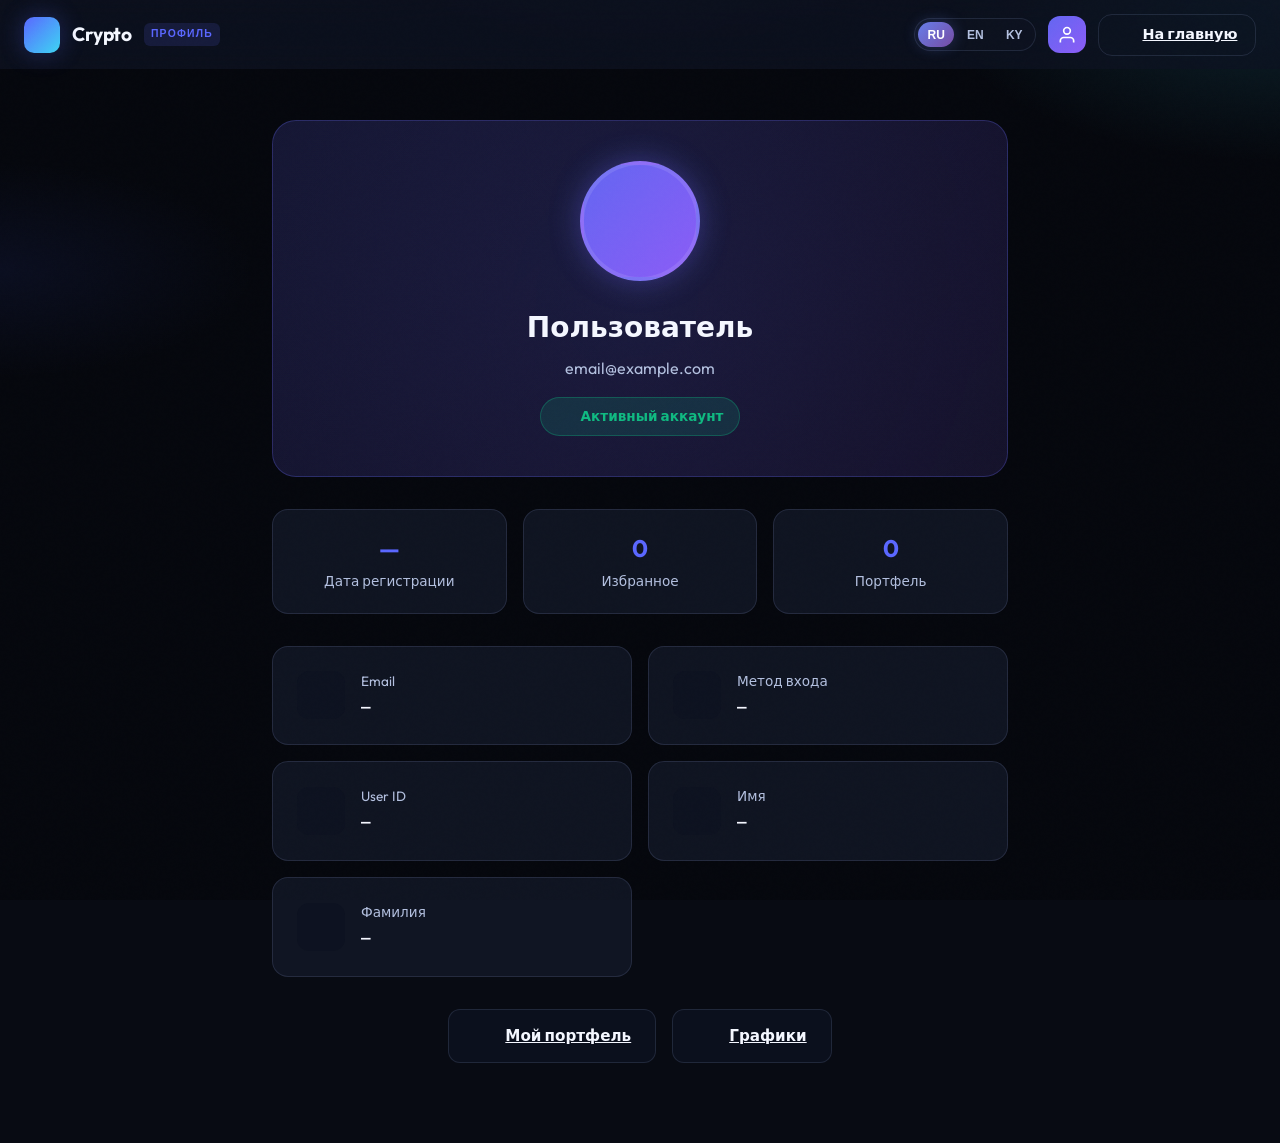
<file: crypto-app/profile.html>
<!DOCTYPE html>
<html lang="ru">
    <head>
        <meta charset="UTF-8" />
        <meta name="viewport" content="width=device-width, initial-scale=1.0" />
        <meta name="description" content="Профиль пользователя — CryptoUlarbek" />
        <title>Профиль — CryptoUlarbek</title>
        <link rel="preconnect" href="https://fonts.googleapis.com" />
        <link rel="preconnect" href="https://fonts.gstatic.com" crossorigin />
        <link
            href="https://fonts.googleapis.com/css2?family=Outfit:wght@300;400;500;600;700;800&family=Syne:wght@600;700;800&family=JetBrains+Mono:wght@400;500;600&display=swap"
            rel="stylesheet"
        />
        <link rel="stylesheet" href="style.css" />
        <script src="https://cdn.lordicon.com/lordicon.js"></script>
        <style>
            /* Profile Page Styles */
            .profile-container {
                max-width: 800px;
                margin: 0 auto;
                padding: 2rem;
            }

            .profile-header-card {
                background: linear-gradient(135deg, rgba(99, 102, 241, 0.15) 0%, rgba(139, 92, 246, 0.1) 100%);
                border: 1px solid rgba(99, 102, 241, 0.3);
                border-radius: 24px;
                padding: 2.5rem;
                text-align: center;
                margin-bottom: 2rem;
                position: relative;
                overflow: hidden;
            }

            .profile-header-card::before {
                content: '';
                position: absolute;
                top: -50%;
                left: -50%;
                width: 200%;
                height: 200%;
                background: radial-gradient(circle, rgba(99, 102, 241, 0.1) 0%, transparent 70%);
                animation: rotate 20s linear infinite;
            }

            @keyframes rotate {
                from { transform: rotate(0deg); }
                to { transform: rotate(360deg); }
            }

            .profile-avatar {
                width: 120px;
                height: 120px;
                border-radius: 50%;
                background: linear-gradient(135deg, #6366f1 0%, #8b5cf6 100%);
                display: flex;
                align-items: center;
                justify-content: center;
                margin: 0 auto 1.5rem;
                position: relative;
                z-index: 1;
                border: 4px solid rgba(255, 255, 255, 0.1);
                box-shadow: 0 0 30px rgba(99, 102, 241, 0.4);
            }

            .profile-avatar lord-icon {
                width: 60px;
                height: 60px;
            }

            .profile-name {
                font-size: 1.75rem;
                font-weight: 700;
                color: var(--text-primary);
                margin-bottom: 0.5rem;
                position: relative;
                z-index: 1;
            }

            .profile-email {
                font-size: 1rem;
                color: var(--text-secondary);
                position: relative;
                z-index: 1;
            }

            .profile-badge {
                display: inline-flex;
                align-items: center;
                gap: 0.5rem;
                background: rgba(16, 185, 129, 0.15);
                border: 1px solid rgba(16, 185, 129, 0.3);
                color: #10b981;
                padding: 0.5rem 1rem;
                border-radius: 50px;
                font-size: 0.85rem;
                font-weight: 600;
                margin-top: 1rem;
                position: relative;
                z-index: 1;
            }

            .profile-info-grid {
                display: grid;
                grid-template-columns: repeat(auto-fit, minmax(250px, 1fr));
                gap: 1rem;
                margin-bottom: 2rem;
            }

            .profile-info-card {
                background: var(--bg-card);
                border: 1px solid var(--border);
                border-radius: 16px;
                padding: 1.5rem;
                display: flex;
                align-items: center;
                gap: 1rem;
                transition: all 0.3s ease;
            }

            .profile-info-card:hover {
                transform: translateY(-3px);
                border-color: var(--border-hover);
                box-shadow: var(--shadow-hover);
            }

            .profile-info-icon {
                width: 48px;
                height: 48px;
                border-radius: 12px;
                background: var(--bg-glass);
                display: flex;
                align-items: center;
                justify-content: center;
                flex-shrink: 0;
            }

            .profile-info-content {
                flex: 1;
            }

            .profile-info-label {
                font-size: 0.85rem;
                color: var(--text-secondary);
                margin-bottom: 0.25rem;
            }

            .profile-info-value {
                font-size: 1rem;
                font-weight: 600;
                color: var(--text-primary);
                font-family: 'JetBrains Mono', monospace;
            }

            .profile-actions {
                display: flex;
                gap: 1rem;
                justify-content: center;
                flex-wrap: wrap;
            }

            .profile-btn {
                display: inline-flex;
                align-items: center;
                gap: 0.75rem;
                padding: 0.875rem 1.5rem;
                border-radius: 12px;
                font-weight: 600;
                cursor: pointer;
                transition: all 0.3s ease;
                border: none;
                font-size: 0.95rem;
            }

            .profile-btn--primary {
                background: linear-gradient(135deg, #6366f1 0%, #8b5cf6 100%);
                color: white;
            }

            .profile-btn--primary:hover {
                transform: translateY(-2px);
                box-shadow: 0 10px 25px -5px rgba(99, 102, 241, 0.4);
            }

            .profile-btn--danger {
                background: rgba(244, 63, 94, 0.1);
                border: 1px solid rgba(244, 63, 94, 0.3);
                color: #f43f5e;
            }

            .profile-btn--danger:hover {
                background: rgba(244, 63, 94, 0.2);
                transform: translateY(-2px);
            }

            .profile-btn--secondary {
                background: var(--bg-glass);
                border: 1px solid var(--border);
                color: var(--text-primary);
            }

            .profile-btn--secondary:hover {
                background: var(--bg-hover);
                border-color: var(--border-hover);
            }

            .profile-stats {
                display: grid;
                grid-template-columns: repeat(3, 1fr);
                gap: 1rem;
                margin-bottom: 2rem;
            }

            .profile-stat {
                background: var(--bg-card);
                border: 1px solid var(--border);
                border-radius: 16px;
                padding: 1.25rem;
                text-align: center;
            }

            .profile-stat-value {
                font-size: 1.5rem;
                font-weight: 700;
                color: var(--accent);
                margin-bottom: 0.25rem;
            }

            .profile-stat-label {
                font-size: 0.85rem;
                color: var(--text-secondary);
            }

            .btn--user {
                background: linear-gradient(135deg, #6366f1 0%, #8b5cf6 100%);
                color: white;
                border: none;
                padding: 0.55rem;
                border-radius: 12px;
                display: inline-flex;
                align-items: center;
                justify-content: center;
                transition: all 0.3s ease;
            }

            .btn--user:hover {
                transform: translateY(-2px);
                box-shadow: 0 8px 20px -5px rgba(99, 102, 241, 0.4);
            }

            @media (max-width: 640px) {
                .profile-container {
                    padding: 1rem;
                }
                .profile-header-card {
                    padding: 1.5rem;
                }
                .profile-avatar {
                    width: 100px;
                    height: 100px;
                }
                .profile-name {
                    font-size: 1.5rem;
                }
                .profile-stats {
                    grid-template-columns: 1fr;
                }
            }

            @media (max-width: 480px) {
                .header__container {
                    padding: 0.5rem 0.75rem;
                }

                .logo__text {
                    font-size: 1.1rem;
                }

                .logo__badge {
                    display: none;
                }

                .btn--icon {
                    padding: 0.45rem;
                }

                .btn--user svg {
                    width: 18px;
                    height: 18px;
                }

                .lang-selector {
                    padding: 2px;
                    gap: 2px;
                }

                .lang-btn {
                    min-width: 32px;
                    padding: 0.25rem 0.35rem;
                    font-size: 0.7rem;
                }

                .profile-container {
                    padding: 0.75rem;
                }

                .profile-header-card {
                    padding: 1.25rem;
                    border-radius: 20px;
                }

                .profile-avatar {
                    width: 80px;
                    height: 80px;
                }

                .profile-avatar lord-icon {
                    width: 40px;
                    height: 40px;
                }

                .profile-name {
                    font-size: 1.25rem;
                }

                .profile-email {
                    font-size: 0.85rem;
                }

                .profile-grid {
                    grid-template-columns: 1fr;
                    gap: 0.75rem;
                }

                .profile-card {
                    padding: 1rem;
                }

                .profile-card-icon {
                    width: 40px;
                    height: 40px;
                }

                .profile-card-icon lord-icon {
                    width: 20px;
                    height: 20px;
                }

                .profile-card-label {
                    font-size: 0.75rem;
                }

                .profile-card-value {
                    font-size: 0.9rem;
                }

                .profile-stats {
                    grid-template-columns: repeat(2, 1fr);
                    gap: 0.75rem;
                }

                .profile-stat {
                    padding: 1rem 0.75rem;
                }

                .profile-stat-value {
                    font-size: 1.25rem;
                }

                .profile-stat-label {
                    font-size: 0.75rem;
                }

                .profile-actions {
                    flex-direction: column;
                    gap: 0.75rem;
                }

                .profile-btn {
                    width: 100%;
                    justify-content: center;
                    padding: 0.875rem 1.25rem;
                }

                .section-title {
                    font-size: 1rem;
                    gap: 0.5rem;
                }

                .section-title lord-icon {
                    width: 20px;
                    height: 20px;
                }

                /* Touch-friendly */
                .btn, .profile-btn, .profile-card, .profile-stat {
                    min-height: 44px;
                }
            }
        </style>
    </head>
    <body>
        <div class="noise" aria-hidden="true"></div>
        <div class="app">
            <header class="header" id="header">
                <div class="header__container">
                    <a href="index.html" class="logo">
                        <span class="logo__mark" aria-hidden="true"></span>
                        <span class="logo__text">Crypto</span>
                        <span class="logo__badge">Профиль</span>
                    </a>
                    <div class="header__actions" style="max-width: none;">
                        <div class="lang-selector">
                            <button class="lang-btn active" data-lang="ru" onclick="setLang('ru')">RU</button>
                            <button class="lang-btn" data-lang="en" onclick="setLang('en')">EN</button>
                            <button class="lang-btn" data-lang="ky" onclick="setLang('ky')">KY</button>
                        </div>
                        <a href="lichnyi.html" class="btn btn--icon btn--user" title="Альтернативный профиль">
                            <svg width="20" height="20" viewBox="0 0 24 24" fill="none" stroke="currentColor" stroke-width="2">
                                <path d="M20 21v-2a4 4 0 0 0-4-4H8a4 4 0 0 0-4 4v2"></path>
                                <circle cx="12" cy="7" r="4"></circle>
                            </svg>
                        </a>
                        <a href="index.html" class="btn btn--ghost">
                            <lord-icon src="https://cdn.lordicon.com/cnpvygkr.json" trigger="hover" colors="primary:#ffffff" style="width:18px;height:18px"></lord-icon>
                            На главную
                        </a>
                    </div>
                </div>
            </header>

            <main class="main">
                <div class="profile-container">
                    <!-- Profile Header Card -->
                    <div class="profile-header-card">
                        <div class="profile-avatar">
                            <lord-icon src="https://cdn.lordicon.com/kthelypq.json" trigger="hover" colors="primary:#ffffff"></lord-icon>
                        </div>
                        <h1 class="profile-name" id="userDisplayName">Пользователь</h1>
                        <p class="profile-email" id="userEmailDisplay">email@example.com</p>
                        <div class="profile-badge">
                            <lord-icon src="https://cdn.lordicon.com/egmlnyku.json" trigger="loop" delay="1000" colors="primary:#10b981" style="width:16px;height:16px"></lord-icon>
                            Активный аккаунт
                        </div>
                    </div>

                    <!-- Stats -->
                    <div class="profile-stats">
                        <div class="profile-stat">
                            <div class="profile-stat-value" id="userJoinDate">—</div>
                            <div class="profile-stat-label">Дата регистрации</div>
                        </div>
                        <div class="profile-stat">
                            <div class="profile-stat-value" id="userFavoritesCount">0</div>
                            <div class="profile-stat-label">Избранное</div>
                        </div>
                        <div class="profile-stat">
                            <div class="profile-stat-value" id="userPortfolioValue">0</div>
                            <div class="profile-stat-label">Портфель</div>
                        </div>
                    </div>

                    <!-- Info Grid -->
                    <div class="profile-info-grid">
                        <div class="profile-info-card">
                            <div class="profile-info-icon">
                                <lord-icon src="https://cdn.lordicon.com/xtzuywza.json" trigger="hover" colors="primary:#6366f1" style="width:24px;height:24px"></lord-icon>
                            </div>
                            <div class="profile-info-content">
                                <div class="profile-info-label">Email</div>
                                <div class="profile-info-value" id="userEmail">—</div>
                            </div>
                        </div>
                        <div class="profile-info-card">
                            <div class="profile-info-icon">
                                <lord-icon src="https://cdn.lordicon.com/sdgydqtr.json" trigger="hover" colors="primary:#8b5cf6" style="width:24px;height:24px"></lord-icon>
                            </div>
                            <div class="profile-info-content">
                                <div class="profile-info-label">Метод входа</div>
                                <div class="profile-info-value" id="userProvider">—</div>
                            </div>
                        </div>
                        <div class="profile-info-card">
                            <div class="profile-info-icon">
                                <lord-icon src="https://cdn.lordicon.com/qrbokoyz.json" trigger="hover" colors="primary:#10b981" style="width:24px;height:24px"></lord-icon>
                            </div>
                            <div class="profile-info-content">
                                <div class="profile-info-label">User ID</div>
                                <div class="profile-info-value" id="userId">—</div>
                            </div>
                        </div>
                        <div class="profile-info-card">
                            <div class="profile-info-icon">
                                <lord-icon src="https://cdn.lordicon.com/ucvsemmc.json" trigger="hover" colors="primary:#f59e0b" style="width:24px;height:24px"></lord-icon>
                            </div>
                            <div class="profile-info-content">
                                <div class="profile-info-label">Имя</div>
                                <div class="profile-info-value" id="userFirstName">—</div>
                            </div>
                        </div>
                        <div class="profile-info-card">
                            <div class="profile-info-icon">
                                <lord-icon src="https://cdn.lordicon.com/ucvsemmc.json" trigger="hover" colors="primary:#f43f5e" style="width:24px;height:24px"></lord-icon>
                            </div>
                            <div class="profile-info-content">
                                <div class="profile-info-label">Фамилия</div>
                                <div class="profile-info-value" id="userLastName">—</div>
                            </div>
                        </div>
                    </div>

                    <!-- Actions -->
                    <div class="profile-actions">
                        <a href="portfolio.html" class="profile-btn profile-btn--secondary">
                            <lord-icon src="https://cdn.lordicon.com/srsjylvj.json" trigger="hover" colors="primary:#ffffff" style="width:20px;height:20px"></lord-icon>
                            Мой портфель
                        </a>
                        <a href="charts.html" class="profile-btn profile-btn--secondary">
                            <lord-icon src="https://cdn.lordicon.com/xsdtfyne.json" trigger="hover" colors="primary:#ffffff" style="width:20px;height:20px"></lord-icon>
                            Графики
                        </a>
                        <button type="button" id="logoutBtn" class="profile-btn profile-btn--danger" style="display: none;">
                            <lord-icon src="https://cdn.lordicon.com/jxhgzics.json" trigger="hover" colors="primary:#f43f5e" style="width:20px;height:20px"></lord-icon>
                            Выйти
                        </button>
                    </div>
                </div>
            </main>
        </div>

        <div id="authError" class="auth-error" style="display: none;"></div>
        <div id="profileLoading" class="auth-loading" style="display: none;">
            <span class="spinner" aria-hidden="true"></span>
            <span>Загрузка...</span>
        </div>

        <script type="module" src="./auth-profile.js"></script>
        <script>
            // Language toggle for profile page
            function setLang(lang) {
                const langs = ['ru', 'en', 'ky'];
                const l = langs.includes(lang) ? lang : 'ru';
                localStorage.setItem('crypto-lang', l);
                document.documentElement.lang = l;
                
                document.querySelectorAll('.lang-btn').forEach(btn => {
                    btn.classList.toggle('active', btn.dataset.lang === l);
                });
                
                // Update UI texts
                const texts = {
                    ru: { portfolio: 'Мой портфель', charts: 'Графики', logout: 'Выйти', active: 'Активный аккаунт' },
                    en: { portfolio: 'My Portfolio', charts: 'Charts', logout: 'Logout', active: 'Active Account' },
                    ky: { portfolio: 'Менин портфелим', charts: 'Графиктер', logout: 'Чыгуу', active: 'Активдүү аккаунт' }
                };
                
                const t = texts[l];
                document.querySelector('.profile-badge').innerHTML = `
                    <lord-icon src="https://cdn.lordicon.com/egmlnyku.json" trigger="loop" delay="1000" colors="primary:#10b981" style="width:16px;height:16px"></lord-icon>
                    ${t.active}
                `;
            }
            
            // Initialize language
            const savedLang = localStorage.getItem('crypto-lang') || 'ru';
            setLang(savedLang);
        </script>
    </body>
</html>
</file>
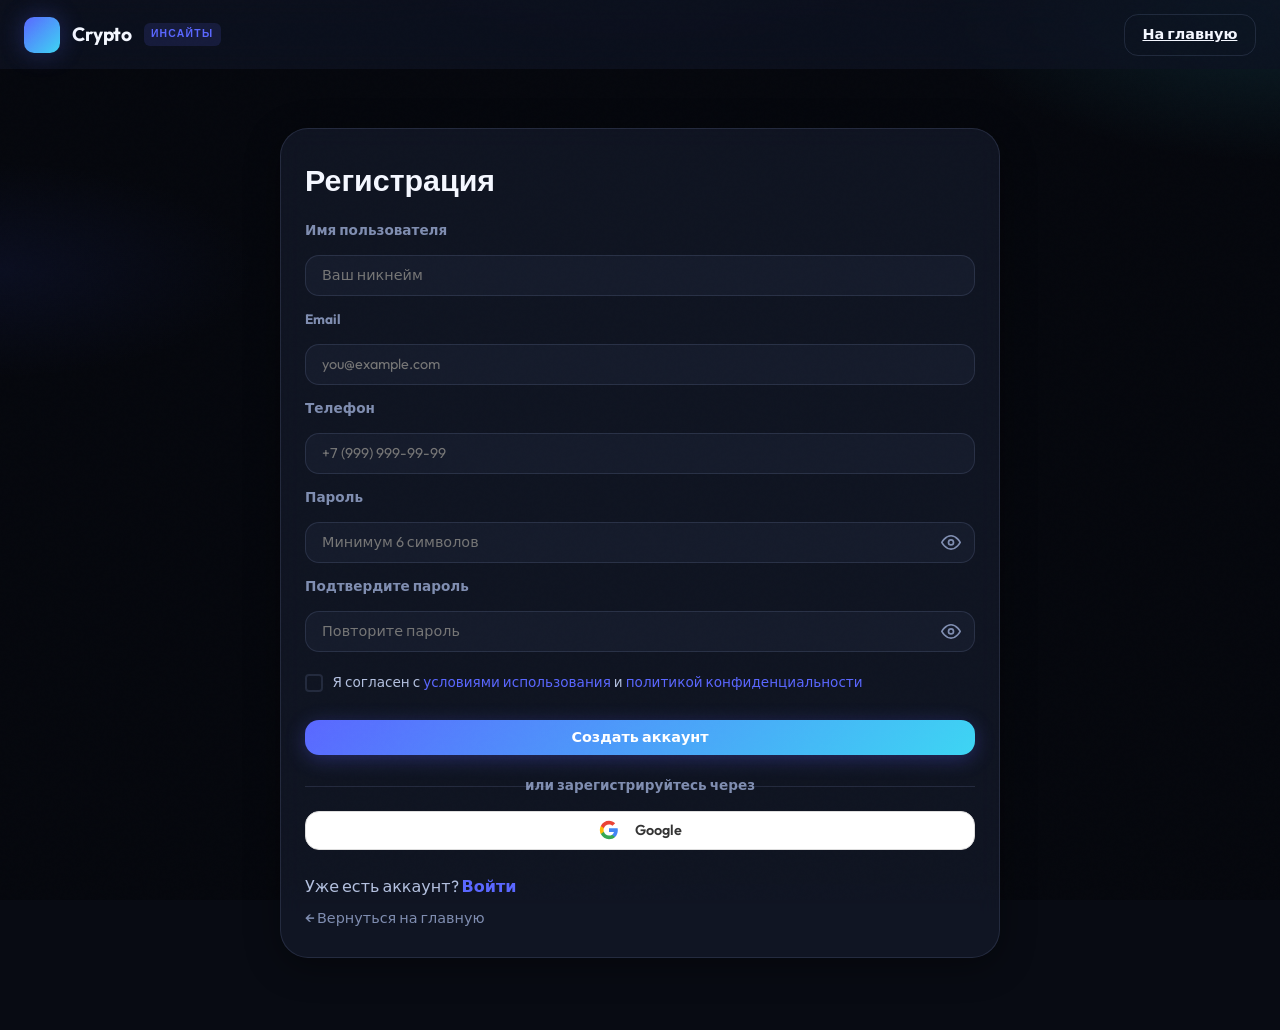
<file: crypto-app/register.html>
<!DOCTYPE html>
<html lang="ru">
    <head>
        <meta charset="UTF-8" />
        <meta name="viewport" content="width=device-width, initial-scale=1.0" />
        <meta name="description" content="Регистрация в CryptoUlarbek" />
        <title>Регистрация — CryptoUlarbek</title>
        <link rel="preconnect" href="https://fonts.googleapis.com" />
        <link rel="preconnect" href="https://fonts.gstatic.com" crossorigin />
        <link
            href="https://fonts.googleapis.com/css2?family=Outfit:wght@300;400;500;600;700;800&family=Syne:wght@600;700;800&family=JetBrains+Mono:wght@400;500;600&display=swap"
            rel="stylesheet"
        />
        <link rel="stylesheet" href="style.css" />
    </head>
    <body>
        <div class="noise" aria-hidden="true"></div>
        <div class="app">
            <header class="header" id="header">
                <div class="header__container">
                    <a href="index.html" class="logo">
                        <span class="logo__mark" aria-hidden="true"></span>
                        <span class="logo__text">Crypto</span>
                        <span class="logo__badge">Инсайты</span>
                    </a>
                    <a href="index.html" class="btn btn--ghost">На главную</a>
                </div>
            </header>

            <main class="main">
                <section class="auth-section" aria-label="Страница регистрации">
                    <div class="auth-card">
                        <h1 class="auth-title">Регистрация</h1>

                        <div id="authError" class="auth-error" style="display: none;"></div>
                        <div id="authSuccess" class="auth-success" style="display: none;"></div>
                        <form id="registerForm" class="auth-form">
                            <label class="auth-label" for="usernameInput">Имя пользователя</label>
                            <input
                                id="usernameInput"
                                class="auth-input"
                                type="text"
                                autocomplete="username"
                                required
                                minlength="3"
                                maxlength="30"
                                placeholder="Ваш никнейм"
                            />

                            <label class="auth-label" for="emailInput">Email</label>
                            <input
                                id="emailInput"
                                class="auth-input"
                                type="email"
                                autocomplete="email"
                                required
                                placeholder="you@example.com"
                            />

                            <label class="auth-label" for="phoneInput">Телефон</label>
                            <input
                                id="phoneInput"
                                class="auth-input"
                                type="tel"
                                autocomplete="tel"
                                placeholder="+7 (999) 999-99-99"
                            />

                            <label class="auth-label" for="passwordInput">Пароль</label>
                            <div class="auth-input-wrapper">
                                <input
                                    id="passwordInput"
                                    class="auth-input"
                                    type="password"
                                    autocomplete="new-password"
                                    required
                                    minlength="6"
                                    placeholder="Минимум 6 символов"
                                />
                                <button type="button" class="auth-input-toggle" id="togglePassword" aria-label="Показать пароль">
                                    <svg width="20" height="20" viewBox="0 0 24 24" fill="none" stroke="currentColor" stroke-width="2">
                                        <path d="M1 12s4-8 11-8 11 8 11 8-4 8-11 8-11-8-11-8z"></path>
                                        <circle cx="12" cy="12" r="3"></circle>
                                    </svg>
                                </button>
                            </div>

                            <label class="auth-label" for="confirmInput">Подтвердите пароль</label>
                            <div class="auth-input-wrapper">
                                <input
                                    id="confirmInput"
                                    class="auth-input"
                                    type="password"
                                    autocomplete="new-password"
                                    required
                                    placeholder="Повторите пароль"
                                />
                                <button type="button" class="auth-input-toggle" id="toggleConfirm" aria-label="Показать пароль">
                                    <svg width="20" height="20" viewBox="0 0 24 24" fill="none" stroke="currentColor" stroke-width="2">
                                        <path d="M1 12s4-8 11-8 11 8 11 8-4 8-11 8-11-8-11-8z"></path>
                                        <circle cx="12" cy="12" r="3"></circle>
                                    </svg>
                                </button>
                            </div>

                            <div class="auth-checkbox-wrapper">
                                <label class="auth-checkbox-label">
                                    <input type="checkbox" id="agreeTerms" required />
                                    <span class="auth-checkbox"></span>
                                    <span class="auth-checkbox-text">Я согласен с <a href="#" target="_blank">условиями использования</a> и <a href="#" target="_blank">политикой конфиденциальности</a></span>
                                </label>
                            </div>

                            <button type="submit" class="btn btn--primary auth-submit">Создать аккаунт</button>
                        </form>

                        <div class="auth-divider">или зарегистрируйтесь через</div>

                        <div class="auth-oauth">
                            <button type="button" id="googleOAuthBtn" class="btn btn--ghost auth-oauth-btn auth-oauth-btn--google">
                                <svg class="auth-oauth-icon" viewBox="0 0 24 24" width="20" height="20">
                                    <path fill="#4285F4" d="M22.56 12.25c0-.78-.07-1.53-.2-2.25H12v4.26h5.92c-.26 1.37-1.04 2.53-2.21 3.31v2.77h3.57c2.08-1.92 3.28-4.74 3.28-8.09z"/>
                                    <path fill="#34A853" d="M12 23c2.97 0 5.46-.98 7.28-2.66l-3.57-2.77c-.98.66-2.23 1.06-3.71 1.06-2.86 0-5.29-1.93-6.16-4.53H2.18v2.84C3.99 20.53 7.7 23 12 23z"/>
                                    <path fill="#FBBC05" d="M5.84 14.09c-.22-.66-.35-1.36-.35-2.09s.13-1.43.35-2.09V7.07H2.18C1.43 8.55 1 10.22 1 12s.43 3.45 1.18 4.93l2.85-2.22.81-.62z"/>
                                    <path fill="#EA4335" d="M12 5.38c1.62 0 3.06.56 4.21 1.64l3.15-3.15C17.45 2.09 14.97 1 12 1 7.7 1 3.99 3.47 2.18 7.07l3.66 2.84c.87-2.6 3.3-4.53 6.16-4.53z"/>
                                </svg>
                                Google
                            </button>
                            
                        </div>

                        <p class="auth-bottom">
                            Уже есть аккаунт?
                            <a href="login.html">Войти</a>
                        </p>
                        <p class="auth-bottom auth-bottom--muted">
                            <a href="index.html">← Вернуться на главную</a>
                        </p>
                    </div>
                </section>
            </main>
        </div>

        <script type="module" src="./auth-register.js"></script>
    </body>
</html>
</file>
<file: crypto-app/style.css>
:root {
    --bg-deep: #05070d;
    --bg-primary: #080b13;
    --bg-secondary: #0e1320;
    --bg-tertiary: #151b2b;
    --bg-card: rgba(21, 27, 43, 0.7);
    --bg-glass: rgba(14, 19, 32, 0.78);
    --bg-hover: rgba(56, 73, 120, 0.28);

    --text-primary: #f4f7ff;
    --text-secondary: #b3c0df;
    --text-muted: #7f8db0;

    --accent: #5a67ff;
    --accent-2: #3dd5f3;
    --accent-dim: rgba(90, 103, 255, 0.14);
    --accent-glow: rgba(90, 103, 255, 0.3);

    --green: #22c55e;
    --green-bg: rgba(34, 197, 94, 0.14);
    --red: #f43f5e;
    --red-bg: rgba(244, 63, 94, 0.14);

    --border: rgba(143, 160, 208, 0.16);
    --border-strong: rgba(90, 103, 255, 0.38);

    --radius-sm: 10px;
    --radius-md: 14px;
    --radius-lg: 20px;
    --radius-xl: 28px;

    --shadow-soft: 0 8px 34px rgba(0, 0, 0, 0.38);
    --shadow-glow: 0 0 60px rgba(90, 103, 255, 0.12);

    --font-display: 'Outfit', sans-serif;
    --font-sans: 'Outfit', system-ui, sans-serif;
    --font-mono: 'JetBrains Mono', monospace;

    --ease-out: cubic-bezier(0.22, 1, 0.36, 1);
    --transition: 0.25s var(--ease-out);
}

[data-theme="light"] {
    --bg-deep: #f3f5fb;
    --bg-primary: #f7f9ff;
    --bg-secondary: #ffffff;
    --bg-tertiary: #eef1fb;
    --bg-card: rgba(255, 255, 255, 0.88);
    --bg-glass: rgba(255, 255, 255, 0.92);
    --bg-hover: rgba(90, 103, 255, 0.07);

    --text-primary: #0f172a;
    --text-secondary: #475569;
    --text-muted: #94a3b8;

    --accent: #4f46e5;
    --accent-2: #06b6d4;
    --accent-dim: rgba(79, 70, 229, 0.1);
    --accent-glow: rgba(79, 70, 229, 0.18);

    --green: #059669;
    --green-bg: rgba(5, 150, 105, 0.1);
    --red: #dc2626;
    --red-bg: rgba(220, 38, 38, 0.08);

    --border: rgba(15, 23, 42, 0.08);
    --border-strong: rgba(79, 70, 229, 0.32);

    --shadow-soft: 0 8px 40px rgba(15, 23, 42, 0.08);
    --shadow-glow: 0 0 40px rgba(79, 70, 229, 0.12);
}

html {
    scroll-behavior: smooth;
    width: 100%;
    overflow-x: hidden;
}

@media (prefers-reduced-motion: reduce) {
    html {
        scroll-behavior: auto;
    }
    *,
    *::before,
    *::after {
        animation-duration: 0.01ms !important;
        animation-iteration-count: 1 !important;
        transition-duration: 0.01ms !important;
    }
}

body.reduce-motion *,
body.reduce-motion *::before,
body.reduce-motion *::after {
    animation: none !important;
    transition: none !important;
}

* {
    margin: 0;
    padding: 0;
    box-sizing: border-box;
    -webkit-tap-highlight-color: transparent;
}

/* Mobile touch optimizations */
html {
    -webkit-text-size-adjust: 100%;
    -ms-text-size-adjust: 100%;
    touch-action: manipulation;
}

/* Prevent callout on iOS */
button, a {
    -webkit-touch-callout: none;
}

body {
    font-family: var(--font-sans);
    background: var(--bg-primary);
    color: var(--text-primary);
    line-height: 1.55;
    min-height: 100vh;
    position: relative;
    overflow-x: hidden;
    width: 100%;
    max-width: 100vw;
}

/* Noise overlay */
.noise {
    pointer-events: none;
    position: fixed;
    inset: 0;
    z-index: 9999;
    opacity: 0.02;
    background: url("data:image/svg+xml,%3Csvg viewBox='0 0 256 256' xmlns='http://www.w3.org/2000/svg'%3E%3Cfilter id='n'%3E%3CfeTurbulence type='fractalNoise' baseFrequency='0.9' numOctaves='4' stitchTiles='stitch'/%3E%3C/filter%3E%3Crect width='100%25' height='100%25' filter='url(%23n)'/%3E%3C/svg%3E");
    mix-blend-mode: overlay;
}

.scroll-progress {
    position: fixed;
    top: 0;
    left: 0;
    height: 3px;
    width: 0%;
    z-index: 10001;
    background: linear-gradient(90deg, var(--accent), var(--accent-2));
    transition: width 0.1s linear;
}

.app {
    position: relative;
    min-height: 100vh;
    display: flex;
    flex-direction: column;
    width: 100%;
    max-width: 100vw;
    overflow-x: clip;
}

.app::before {
    content: '';
    position: fixed;
    inset: 0;
    z-index: -1;
    background:
        radial-gradient(ellipse 80% 50% at 50% -20%, rgba(90, 103, 255, 0.2), transparent 50%),
        radial-gradient(ellipse 60% 40% at 100% 0%, rgba(61, 213, 243, 0.13), transparent 45%),
        radial-gradient(ellipse 50% 30% at 0% 30%, rgba(76, 99, 255, 0.08), transparent 40%),
        var(--bg-deep);
}

[data-theme="light"] .app::before {
    background:
        radial-gradient(ellipse 80% 50% at 50% -10%, rgba(79, 70, 229, 0.12), transparent 50%),
        radial-gradient(ellipse 60% 40% at 100% 0%, rgba(6, 182, 212, 0.09), transparent 45%),
        var(--bg-deep);
}

/* ========== Header ========== */
.header {
    position: fixed;
    top: 0;
    left: 0;
    right: 0;
    width: 100%;
    z-index: 1000;
    background: var(--bg-glass);
    backdrop-filter: blur(16px) saturate(1.3);
    border-bottom: none;
    box-shadow: none;
}

.header__container {
    position: relative;
    max-width: 1320px;
    margin: 0 auto;
    padding: 0.85rem 1.5rem;
    display: flex;
    align-items: center;
    justify-content: space-between;
    gap: 1rem;
    flex-wrap: wrap;
    width: 100%;
    min-width: 0;
}

.logo {
    display: flex;
    align-items: center;
    gap: 0.75rem;
    text-decoration: none;
    color: var(--text-primary);
    font-family: var(--font-display);
    font-weight: 700;
    font-size: 1.2rem;
    letter-spacing: -0.02em;
}

.logo__mark {
    width: 36px;
    height: 36px;
    border-radius: 10px;
    background: linear-gradient(135deg, var(--accent), var(--accent-2));
    box-shadow: 0 0 24px var(--accent-glow);
    position: relative;
}

.logo__mark.logo__image {
    width: 52px;
    height: 52px;
    border-radius: 16px;
    object-fit: cover;
    display: block;
    background: transparent;
    box-shadow: none;
}

.logo__mark.logo__image::after {
    display: none;
}

.logo__badge {
    font-size: 0.65rem;
    font-weight: 700;
    text-transform: uppercase;
    letter-spacing: 0.12em;
    padding: 0.2rem 0.45rem;
    border-radius: 6px;
    background: var(--accent-dim);
    color: var(--accent);
    border: none;
}

.nav {
    display: grid;
    grid-auto-flow: column;
    grid-auto-columns: minmax(90px, auto);
    gap: 0.5rem;
    align-items: center;
}

.nav__link {
    color: var(--text-secondary);
    text-decoration: none;
    font-size: 0.85rem;
    font-weight: 500;
    padding: 0.55rem 0.5rem;
    border-radius: var(--radius-sm);
    transition: color var(--transition), background var(--transition);
    white-space: nowrap;
    text-align: center;
    min-width: 90px;
    max-width: 110px;
    overflow: hidden;
    text-overflow: ellipsis;
}

.nav__link span {
    display: block;
    overflow: hidden;
    text-overflow: ellipsis;
}

.nav__link:hover {
    color: var(--text-primary);
    background: var(--bg-hover);
}

.header__actions {
    display: flex;
    align-items: center;
    gap: 0.75rem;
    flex: 1;
    justify-content: flex-end;
    max-width: 720px;
    min-width: 0;
    flex-wrap: wrap;
}

.search-box {
    position: relative;
    flex: 1 1 240px;
    max-width: 320px;
    min-width: 0;
}

.header__btns {
    display: flex;
    align-items: center;
    gap: 0.45rem;
    flex-wrap: wrap;
}

.btn--icon {
    position: relative;
    padding: 0.55rem;
    background: var(--bg-tertiary);
    color: var(--text-secondary);
    border: 1px solid var(--border);
    line-height: 1;
}

.btn--icon:hover {
    color: var(--accent);
    border-color: var(--border-strong);
}

.header__actions {
    display: flex;
    align-items: center;
    gap: 0.75rem;
    flex: 1;
    justify-content: flex-end;
    max-width: 720px;
    min-width: 0;
}

/* Language Selector */
.lang-selector {
    display: flex;
    background: var(--bg-glass);
    border: 1px solid var(--border);
    border-radius: 25px;
    padding: 3px;
    gap: 3px;
}

.lang-btn {
    background: transparent;
    border: none;
    color: var(--text-secondary);
    padding: 0.35rem 0;
    border-radius: 20px;
    cursor: pointer;
    font-size: 0.75rem;
    font-weight: 600;
    transition: all 0.3s ease;
    min-width: 36px;
    text-align: center;
}

.lang-btn:hover {
    color: var(--text-primary);
    background: rgba(255, 255, 255, 0.05);
}

.lang-btn.active {
    background: linear-gradient(135deg, #667eea 0%, #764ba2 100%);
    color: white;
    box-shadow: 0 0 15px rgba(102, 126, 234, 0.3);
}

.search-box {
    position: relative;
    flex: 1;
    max-width: 280px;
    min-width: 0;
}

.search-box__icon {
    position: absolute;
    left: 0.9rem;
    top: 50%;
    transform: translateY(-50%);
    color: var(--text-muted);
    pointer-events: none;
}

.search-box__input {
    width: 100%;
    padding: 0.55rem 1rem 0.55rem 2.6rem;
    background: var(--bg-tertiary);
    border: 1px solid var(--border);
    border-radius: 999px;
    color: var(--text-primary);
    font-size: 0.88rem;
    font-family: inherit;
    transition: border-color var(--transition), box-shadow var(--transition);
}

.search-box__input:focus {
    outline: none;
    border-color: var(--accent);
    box-shadow: 0 0 0 3px var(--accent-dim);
}

.header__btns {
    display: flex;
    align-items: center;
    gap: 0.4rem;
    flex-shrink: 0;
}

.btn {
    display: inline-flex;
    align-items: center;
    justify-content: center;
    gap: 0.5rem;
    padding: 0.55rem 1.1rem;
    font-size: 0.9rem;
    font-weight: 600;
    font-family: inherit;
    border: none;
    border-radius: var(--radius-md);
    cursor: pointer;
    transition: transform var(--transition), box-shadow var(--transition);
}

.btn--primary {
    background: linear-gradient(135deg, var(--accent), var(--accent-2));
    color: #ffffff;
    box-shadow: 0 4px 20px var(--accent-glow);
}

.btn--primary:hover {
    transform: translateY(-2px);
}

.btn--ghost {
    background: transparent;
    border: 1px solid var(--border);
    color: var(--text-primary);
}

.btn--ghost:hover {
    border-color: var(--accent);
    background: var(--accent-dim);
}

.btn--icon {
    position: relative;
    padding: 0.55rem;
    background: var(--bg-tertiary);
    color: var(--text-secondary);
    border: 1px solid var(--border);
    line-height: 1;
}

.btn--icon:hover {
    color: var(--accent);
    border-color: var(--border-strong);
}

.lang-toggle__label {
    font-family: var(--font-mono);
    font-weight: 800;
    font-size: 0.72rem;
    color: var(--accent);
    letter-spacing: 0.03em;
}

.btn--fav:hover {
    color: #fb7185;
}

.btn--user {
    background: linear-gradient(135deg, #6366f1 0%, #8b5cf6 100%);
    color: white;
    border: none;
}

.btn--user:hover {
    transform: translateY(-2px);
    box-shadow: 0 8px 20px -5px rgba(99, 102, 241, 0.4);
}

.favorites-count {
    position: absolute;
    top: -6px;
    right: -6px;
    min-width: 18px;
    height: 18px;
    padding: 0 5px;
    background: linear-gradient(135deg, var(--accent-2), #7c3aed);
    color: #fff;
    font-size: 0.65rem;
    font-weight: 700;
    border-radius: 9px;
}

.theme-icon--moon {
    display: none;
}

[data-theme="light"] .theme-icon--sun {
    display: none;
}

[data-theme="light"] .theme-icon--moon {
    display: block;
}

.refresh-indicator {
    display: flex;
    align-items: center;
    gap: 0.45rem;
    padding: 0.45rem 0.75rem;
    background: var(--bg-tertiary);
    border: 1px solid var(--border);
    border-radius: 999px;
    font-size: 0.72rem;
    color: var(--text-muted);
    white-space: nowrap;
    cursor: pointer;
}

.refresh-indicator__dot {
    width: 7px;
    height: 7px;
    background: var(--green);
    border-radius: 50%;
    animation: pulse 2s ease infinite;
}

@keyframes pulse {
    0%, 100% {
        opacity: 1;
        box-shadow: 0 0 0 0 var(--green);
    }
    50% {
        opacity: 0.7;
        box-shadow: 0 0 0 6px transparent;
    }
}

.header__burger {
    display: none;
    flex-direction: column;
    gap: 5px;
    padding: 0.5rem;
    background: var(--bg-tertiary);
    border: 1px solid var(--border);
    border-radius: var(--radius-sm);
    cursor: pointer;
}

.header__burger span {
    display: block;
    width: 22px;
    height: 2px;
    background: var(--text-primary);
    border-radius: 2px;
}

/* ========== Main ========== */
.main {
    flex: 1;
    max-width: 1320px;
    margin: 0 auto;
    padding: 5.5rem 1.5rem 3rem;
    width: 100%;
    min-width: 0;
    margin-top: 0;
}

/* Hero */
.hero {
    position: relative;
    padding: 3rem 0 2.5rem;
    overflow: hidden;
}

.hero__glow {
    position: absolute;
    border-radius: 50%;
    filter: blur(80px);
    opacity: 0.45;
    pointer-events: none;
}

.hero__glow--1 {
    width: 400px;
    height: 400px;
    top: -120px;
    right: -80px;
    background: var(--accent);
}

.hero__glow--2 {
    width: 300px;
    height: 300px;
    bottom: -80px;
    left: -60px;
    background: var(--accent-2);
}

.hero__inner {
    position: relative;
    max-width: 720px;
}

.hero__eyebrow {
    display: inline-flex;
    align-items: center;
    gap: 0.5rem;
    font-size: 0.8rem;
    font-weight: 600;
    color: var(--text-secondary);
    margin-bottom: 1rem;
}

.hero__pulse {
    width: 8px;
    height: 8px;
    background: var(--green);
    border-radius: 50%;
    animation: pulse 2s infinite;
}

.hero__title {
    font-family: var(--font-display);
    font-size: clamp(2rem, 5vw, 3.25rem);
    font-weight: 800;
    line-height: 1.1;
    letter-spacing: -0.03em;
    margin-bottom: 1rem;
}

.hero__gradient {
    background: linear-gradient(135deg, var(--accent), var(--accent-2));
    -webkit-background-clip: text;
    -webkit-text-fill-color: transparent;
    background-clip: text;
}

.hero__subtitle {
    font-size: 1.05rem;
    color: var(--text-secondary);
    max-width: 560px;
    margin-bottom: 1.5rem;
}

.hero__cta {
    display: flex;
    flex-wrap: wrap;
    gap: 0.75rem;
    margin-bottom: 1.5rem;
}

.hero__meta {
    display: flex;
    flex-wrap: wrap;
    gap: 0.5rem;
}

.hero__chip {
    display: inline-flex;
    align-items: center;
    gap: 0.35rem;
    padding: 0.4rem 0.75rem;
    font-size: 0.78rem;
    font-weight: 500;
    color: var(--text-secondary);
    background: var(--bg-card);
    border: 1px solid var(--border);
    border-radius: 999px;
}

.hero__chip-icon {
    font-size: 0.9rem;
}

/* Ticker */
.ticker-wrap {
    margin: 0 0 2rem;
    border: 1px solid var(--border);
    border-radius: var(--radius-md);
    background: var(--bg-glass);
    backdrop-filter: blur(8px);
    overflow: hidden;
}

.ticker {
    display: flex;
    gap: 2rem;
    padding: 0.65rem 0;
    animation: ticker-scroll 40s linear infinite;
    width: max-content;
    flex-wrap: nowrap;
    white-space: nowrap;
    cursor: pointer;
}

.ticker.is-paused {
    animation-play-state: paused;
}

body.reduce-motion .ticker {
    animation: ticker-scroll 40s linear infinite !important;
}

@keyframes ticker-scroll {
    0% {
        transform: translateX(0);
    }
    100% {
        transform: translateX(-50%);
    }
}

/* ========== New Animations ========== */

@keyframes slideInUp {
    from {
        opacity: 0;
        transform: translateY(40px);
    }
    to {
        opacity: 1;
        transform: translateY(0);
    }
}

@keyframes slideInDown {
    from {
        opacity: 0;
        transform: translateY(-40px);
    }
    to {
        opacity: 1;
        transform: translateY(0);
    }
}

@keyframes slideInLeft {
    from {
        opacity: 0;
        transform: translateX(-40px);
    }
    to {
        opacity: 1;
        transform: translateX(0);
    }
}

@keyframes slideInRight {
    from {
        opacity: 0;
        transform: translateX(40px);
    }
    to {
        opacity: 1;
        transform: translateX(0);
    }
}

@keyframes float {
    0%, 100% {
        transform: translateY(0px);
    }
    50% {
        transform: translateY(-20px);
    }
}

@keyframes glow {
    0%, 100% {
        box-shadow: 0 0 20px rgba(90, 103, 255, 0.3);
    }
    50% {
        box-shadow: 0 0 40px rgba(90, 103, 255, 0.6);
    }
}

@keyframes shimmer {
    0% {
        background-position: -1000px 0;
    }
    100% {
        background-position: 1000px 0;
    }
}

@keyframes bounce {
    0%, 100% {
        transform: translateY(0);
    }
    50% {
        transform: translateY(-15px);
    }
}

@keyframes rotate {
    from {
        transform: rotate(0deg);
    }
    to {
        transform: rotate(360deg);
    }
}

@keyframes scaleIn {
    from {
        opacity: 0;
        transform: scale(0.9);
    }
    to {
        opacity: 1;
        transform: scale(1);
    }
}

@keyframes fadeInScale {
    from {
        opacity: 0;
        transform: scale(0.95);
    }
    to {
        opacity: 1;
        transform: scale(1);
    }
}

@keyframes pulse-glow {
    0%, 100% {
        opacity: 0.6;
        transform: scale(1);
    }
    50% {
        opacity: 1;
        transform: scale(1.05);
    }
}

@keyframes wiggle {
    0%, 100% {
        transform: rotate(0deg);
    }
    25% {
        transform: rotate(2deg);
    }
    75% {
        transform: rotate(-2deg);
    }
}

/* Apply animations to elements */

.hero__title {
    animation: slideInDown 0.8s ease-out;
}

.hero__subtitle {
    animation: slideInUp 0.8s ease-out 0.2s both;
}

.hero__cta {
    animation: slideInUp 0.8s ease-out 0.4s both;
}

.hero__meta {
    animation: slideInUp 0.8s ease-out 0.6s both;
}

.stat-card {
    animation: slideInUp 0.6s ease-out both;
}

.stat-card:nth-child(1) {
    animation-delay: 0.1s;
}

.stat-card:nth-child(2) {
    animation-delay: 0.2s;
}

.stat-card:nth-child(3) {
    animation-delay: 0.3s;
}

.stat-card:nth-child(4) {
    animation-delay: 0.4s;
}

.stat-card:hover {
    animation: pulse-glow 1s ease-in-out infinite;
}

.btn:hover {
    animation: none;
    transform: translateY(-3px);
}

.btn--primary:hover {
    box-shadow: 0 12px 30px rgba(90, 103, 255, 0.4);
}

.chart-section {
    animation: slideInLeft 0.8s ease-out;
}

.market-table tbody tr {
    animation: slideInUp 0.5s ease-out both;
}

.market-table tbody tr:nth-child(1) {
    animation-delay: 0s;
}

.market-table tbody tr:nth-child(2) {
    animation-delay: 0.05s;
}

.market-table tbody tr:nth-child(3) {
    animation-delay: 0.1s;
}

.market-table tbody tr:nth-child(4) {
    animation-delay: 0.15s;
}

.market-table tbody tr:nth-child(5) {
    animation-delay: 0.2s;
}

.ticker__item {
    animation: ticker-scroll 40s linear infinite;
}

.logo__image:hover {
    animation: rotate 1s linear;
}

/* Add float animation to cards */
.stat-card {
    transition: all 0.3s ease;
}

.stat-card:hover {
    transform: translateY(-8px);
    box-shadow: 0 20px 60px rgba(90, 103, 255, 0.3);
}

/* Button ripple effect */
.btn::after {
    content: '';
    position: absolute;
    top: 50%;
    left: 50%;
    width: 0;
    height: 0;
    border-radius: 50%;
    background: rgba(255, 255, 255, 0.5);
    transform: translate(-50%, -50%);
    pointer-events: none;
}

.btn:active::after {
    animation: ripple 0.6s ease-out;
}

@keyframes ripple {
    0% {
        width: 0;
        height: 0;
        opacity: 1;
    }
    100% {
        width: 300px;
        height: 300px;
        opacity: 0;
    }
}


.ticker__item {
    font-family: var(--font-mono);
    font-size: 0.82rem;
    color: var(--text-secondary);
    white-space: nowrap;
}

.ticker__item strong {
    color: var(--text-primary);
    margin-right: 0.35rem;
}

.ticker__item .up {
    color: var(--green);
}

.ticker__item .down {
    color: var(--red);
}

/* Stats grid */
.stats-grid {
    display: grid;
    grid-template-columns: repeat(4, 1fr);
    gap: 1rem;
    margin-bottom: 2rem;
}

.stat-card {
    padding: 1.25rem 1.35rem;
    border-radius: var(--radius-lg);
    background: var(--bg-card);
    border: 1px solid var(--border);
    backdrop-filter: blur(8px);
    transition: transform var(--transition), border-color var(--transition), box-shadow var(--transition);
}

.stat-card:hover {
    transform: translateY(-3px);
    border-color: var(--border-strong);
    box-shadow: var(--shadow-glow);
}

.stat-card--accent {
    border-color: var(--border-strong);
    background: linear-gradient(145deg, rgba(0, 229, 200, 0.08), var(--bg-card));
}

.stat-card__icon {
    width: 40px;
    height: 40px;
    display: flex;
    align-items: center;
    justify-content: center;
    border-radius: var(--radius-sm);
    background: var(--accent-dim);
    color: var(--accent);
    margin-bottom: 0.75rem;
}

.stat-card__label {
    display: block;
    font-size: 0.72rem;
    font-weight: 600;
    text-transform: uppercase;
    letter-spacing: 0.08em;
    color: var(--text-muted);
    margin-bottom: 0.35rem;
}

.stat-card__value {
    font-family: var(--font-mono);
    font-size: 1.35rem;
    font-weight: 600;
}

.stat-card__hint {
    display: block;
    margin-top: 0.35rem;
    font-size: 0.78rem;
    color: var(--text-muted);
}

/* About Section - Modern Animated Design */
.about {
    padding: 6rem 1.5rem;
    max-width: 1400px;
    margin: 0 auto;
    position: relative;
}

/* Hero Section */
.about__hero {
    text-align: center;
    margin-bottom: 4rem;
}

.about__badge {
    display: inline-flex;
    align-items: center;
    gap: 0.5rem;
    background: linear-gradient(135deg, rgba(99, 102, 241, 0.15) 0%, rgba(139, 92, 246, 0.15) 100%);
    border: 1px solid rgba(99, 102, 241, 0.3);
    border-radius: 50px;
    padding: 0.5rem 1.25rem;
    font-size: 0.85rem;
    font-weight: 600;
    color: var(--text-primary);
    margin-bottom: 1.5rem;
    backdrop-filter: blur(10px);
    animation: badgePulse 3s ease-in-out infinite;
}

@keyframes badgePulse {
    0%, 100% { box-shadow: 0 0 0 0 rgba(99, 102, 241, 0.4); }
    50% { box-shadow: 0 0 20px 5px rgba(99, 102, 241, 0.2); }
}

.about__title {
    font-size: clamp(2rem, 5vw, 3.5rem);
    font-weight: 800;
    background: linear-gradient(135deg, #ffffff 0%, #a5b4fc 50%, #6366f1 100%);
    -webkit-background-clip: text;
    -webkit-text-fill-color: transparent;
    background-clip: text;
    margin-bottom: 1rem;
    position: relative;
    display: inline-block;
}

.about__title::after {
    content: attr(data-glitch);
    position: absolute;
    left: 2px;
    top: 2px;
    background: linear-gradient(135deg, #6366f1 0%, #8b5cf6 100%);
    -webkit-background-clip: text;
    -webkit-text-fill-color: transparent;
    background-clip: text;
    opacity: 0.7;
    animation: glitch 3s infinite;
    clip-path: polygon(0 0, 100% 0, 100% 35%, 0 35%, 0 65%, 100% 65%, 100% 100%, 0 100%);
}

@keyframes glitch {
    0%, 90%, 100% { transform: translate(0); opacity: 0.7; }
    92% { transform: translate(-2px, 2px); }
    94% { transform: translate(2px, -2px); }
    96% { transform: translate(-2px, -2px); }
    98% { transform: translate(2px, 2px); }
}

.about__subtitle {
    font-size: 1.1rem;
    color: var(--text-secondary);
    max-width: 600px;
    margin: 0 auto;
    line-height: 1.7;
}

/* Content Layout */
.about__content {
    display: flex;
    flex-direction: column;
    gap: 4rem;
}

.about__section-title {
    font-size: 1.5rem;
    font-weight: 700;
    margin-bottom: 1.5rem;
    color: var(--text-primary);
    display: flex;
    align-items: center;
    gap: 0.75rem;
}

/* Floating Story Card */
.about__story {
    display: flex;
    justify-content: center;
}

.about__card {
    position: relative;
    max-width: 800px;
    background: linear-gradient(135deg, rgba(99, 102, 241, 0.1) 0%, rgba(139, 92, 246, 0.05) 100%);
    border: 1px solid rgba(99, 102, 241, 0.2);
    border-radius: 24px;
    padding: 2.5rem;
    backdrop-filter: blur(20px);
    overflow: hidden;
    transition: transform 0.3s ease, box-shadow 0.3s ease;
    animation: float 6s ease-in-out infinite;
}

.about__card:hover {
    transform: translateY(-5px);
    box-shadow: 0 25px 50px -12px rgba(99, 102, 241, 0.25);
}

@keyframes float {
    0%, 100% { transform: translateY(0px); }
    50% { transform: translateY(-10px); }
}

.about__card-glow {
    position: absolute;
    top: -50%;
    left: -50%;
    width: 200%;
    height: 200%;
    background: radial-gradient(circle, rgba(99, 102, 241, 0.15) 0%, transparent 70%);
    animation: rotate 20s linear infinite;
    pointer-events: none;
}

@keyframes rotate {
    from { transform: rotate(0deg); }
    to { transform: rotate(360deg); }
}

.about__card-icon {
    margin-bottom: 1.5rem;
}

.about__card-title {
    font-size: 1.75rem;
    font-weight: 700;
    margin-bottom: 1rem;
    color: var(--text-primary);
}

.about__card-text {
    font-size: 1rem;
    line-height: 1.8;
    color: var(--text-secondary);
    margin-bottom: 1rem;
}

/* Mission Cards */
.about__mission-grid {
    text-align: center;
}

.about__mission-cards {
    display: grid;
    grid-template-columns: repeat(auto-fit, minmax(200px, 1fr));
    gap: 1.25rem;
    margin-top: 2rem;
}

.mission-card {
    display: flex;
    align-items: center;
    gap: 1rem;
    padding: 1.25rem;
    background: var(--bg-card);
    border: 1px solid var(--border);
    border-radius: 16px;
    transition: all 0.3s ease;
    cursor: default;
}

.mission-card:hover {
    transform: translateY(-3px) scale(1.02);
    border-color: var(--primary);
    box-shadow: 0 10px 30px -10px rgba(99, 102, 241, 0.3);
}

.mission-card__icon {
    flex-shrink: 0;
    transition: transform 0.3s ease;
}

.mission-card:hover .mission-card__icon {
    transform: scale(1.1) rotate(5deg);
}

.mission-card span {
    font-weight: 500;
    color: var(--text-primary);
}

/* Bento Grid */
.about__bento {
    display: grid;
    grid-template-columns: repeat(3, 1fr);
    gap: 1.25rem;
    margin-top: 2rem;
}

.bento-card {
    background: var(--bg-card);
    border: 1px solid var(--border);
    border-radius: 20px;
    padding: 1.5rem;
    transition: all 0.3s ease;
    position: relative;
    overflow: hidden;
}

.bento-card::before {
    content: '';
    position: absolute;
    top: 0;
    left: -100%;
    width: 100%;
    height: 100%;
    background: linear-gradient(90deg, transparent, rgba(255, 255, 255, 0.05), transparent);
    transition: left 0.5s ease;
}

.bento-card:hover::before {
    left: 100%;
}

.bento-card:hover {
    transform: translateY(-5px);
    border-color: rgba(239, 68, 68, 0.3);
    box-shadow: 0 15px 35px -10px rgba(239, 68, 68, 0.2);
}

.bento-card--large {
    grid-column: span 2;
    background: linear-gradient(135deg, rgba(239, 68, 68, 0.1) 0%, rgba(245, 158, 11, 0.05) 100%);
}

.bento-card--wide {
    grid-column: span 2;
}

.bento-card__icon {
    margin-bottom: 1rem;
}

.bento-card__icon--red { --icon-color: #ef4444; }
.bento-card__icon--orange { --icon-color: #f59e0b; }
.bento-card__icon--yellow { --icon-color: #eab308; }
.bento-card__icon--purple { --icon-color: #8b5cf6; }

.bento-card h4 {
    font-size: 1.1rem;
    font-weight: 600;
    margin-bottom: 0.5rem;
    color: var(--text-primary);
}

.bento-card p {
    font-size: 0.9rem;
    color: var(--text-secondary);
    line-height: 1.5;
}

/* Orbit Cards */
.about__orbit {
    display: grid;
    grid-template-columns: repeat(auto-fit, minmax(220px, 1fr));
    gap: 1.5rem;
    margin-top: 2rem;
}

.orbit-card {
    background: linear-gradient(135deg, rgba(0, 212, 255, 0.1) 0%, rgba(99, 102, 241, 0.05) 100%);
    border: 1px solid rgba(0, 212, 255, 0.2);
    border-radius: 20px;
    padding: 1.75rem;
    text-align: center;
    transition: all 0.3s ease;
    animation: orbitFloat 5s ease-in-out infinite;
}

.orbit-card:nth-child(2) { animation-delay: -1s; }
.orbit-card:nth-child(3) { animation-delay: -2s; }
.orbit-card:nth-child(4) { animation-delay: -3s; }

@keyframes orbitFloat {
    0%, 100% { transform: translateY(0px); }
    50% { transform: translateY(-8px); }
}

.orbit-card:hover {
    transform: translateY(-8px) scale(1.03);
    border-color: rgba(0, 212, 255, 0.4);
    box-shadow: 0 20px 40px -15px rgba(0, 212, 255, 0.3);
}

.orbit-card__icon {
    margin-bottom: 1rem;
}

.orbit-card strong {
    display: block;
    font-size: 1.1rem;
    font-weight: 600;
    color: var(--text-primary);
    margin-bottom: 0.5rem;
}

.orbit-card p {
    font-size: 0.9rem;
    color: var(--text-secondary);
    line-height: 1.5;
}

/* Glow Cards */
.about__glow-cards {
    display: grid;
    grid-template-columns: repeat(auto-fit, minmax(250px, 1fr));
    gap: 1.5rem;
    margin-top: 2rem;
}

.glow-card {
    position: relative;
    background: var(--bg-card);
    border-radius: 20px;
    padding: 1px;
    overflow: hidden;
}

.glow-card__border {
    position: absolute;
    inset: 0;
    background: conic-gradient(from 0deg, #6366f1, #8b5cf6, #ec4899, #f59e0b, #6366f1);
    animation: rotate 4s linear infinite;
    opacity: 0.7;
}

.glow-card__content {
    position: relative;
    background: var(--bg-card);
    border-radius: 19px;
    padding: 1.75rem;
    height: 100%;
}

.glow-card__number {
    font-size: 2.5rem;
    font-weight: 800;
    background: linear-gradient(135deg, #6366f1 0%, #ec4899 100%);
    -webkit-background-clip: text;
    -webkit-text-fill-color: transparent;
    background-clip: text;
    margin-bottom: 0.75rem;
}

.glow-card h4 {
    font-size: 1.2rem;
    font-weight: 600;
    color: var(--text-primary);
    margin-bottom: 0.75rem;
}

.glow-card p {
    font-size: 0.9rem;
    color: var(--text-secondary);
    line-height: 1.6;
}

/* Stats Section */
.about__stats-section {
    display: flex;
    justify-content: center;
    gap: 4rem;
    flex-wrap: wrap;
    padding: 3rem 0;
    position: relative;
}

.about__stats-section::before {
    content: '';
    position: absolute;
    top: 0;
    left: 50%;
    transform: translateX(-50%);
    width: 80%;
    height: 1px;
    background: linear-gradient(90deg, transparent, var(--border), transparent);
}

.about__stat-item {
    text-align: center;
    transition: transform 0.3s ease;
}

.about__stat-item:hover {
    transform: translateY(-5px);
}

.about__stat-icon {
    margin-bottom: 1rem;
}

.about__stat-number {
    font-size: 3rem;
    font-weight: 800;
    background: linear-gradient(135deg, #00d4ff 0%, #6366f1 100%);
    -webkit-background-clip: text;
    -webkit-text-fill-color: transparent;
    background-clip: text;
    line-height: 1;
    margin-bottom: 0.5rem;
}

.about__stat-label {
    font-size: 0.95rem;
    color: var(--text-secondary);
    font-weight: 500;
}

/* CTA Section */
.about__cta {
    position: relative;
    text-align: center;
    padding: 3rem;
    background: linear-gradient(135deg, rgba(99, 102, 241, 0.15) 0%, rgba(139, 92, 246, 0.1) 100%);
    border: 1px solid rgba(99, 102, 241, 0.3);
    border-radius: 24px;
    overflow: hidden;
}

.about__cta-glow {
    position: absolute;
    top: 50%;
    left: 50%;
    transform: translate(-50%, -50%);
    width: 300px;
    height: 300px;
    background: radial-gradient(circle, rgba(99, 102, 241, 0.3) 0%, transparent 70%);
    animation: pulse 3s ease-in-out infinite;
    pointer-events: none;
}

@keyframes pulse {
    0%, 100% { transform: translate(-50%, -50%) scale(1); opacity: 0.5; }
    50% { transform: translate(-50%, -50%) scale(1.2); opacity: 0.8; }
}

.about__cta h3 {
    font-size: 2rem;
    font-weight: 700;
    margin-bottom: 1rem;
    color: var(--text-primary);
    position: relative;
    z-index: 1;
}

.about__cta p {
    font-size: 1.1rem;
    color: var(--text-secondary);
    margin-bottom: 1.5rem;
    position: relative;
    z-index: 1;
}

.about__cta-btn {
    display: inline-flex;
    align-items: center;
    gap: 0.5rem;
    background: linear-gradient(135deg, #6366f1 0%, #8b5cf6 100%);
    color: white;
    padding: 1rem 2rem;
    border-radius: 50px;
    font-weight: 600;
    text-decoration: none;
    transition: all 0.3s ease;
    position: relative;
    z-index: 1;
    box-shadow: 0 10px 30px -10px rgba(99, 102, 241, 0.5);
}

.about__cta-btn:hover {
    transform: translateY(-3px);
    box-shadow: 0 20px 40px -10px rgba(99, 102, 241, 0.6);
}

.about__paragraph {
    font-size: 1rem;
    line-height: 1.7;
    color: var(--text-secondary);
    margin-bottom: 1rem;
}

.about__intro, .about__mission, .about__why, .about__features, .about__principles, .about__benefits, .about__conclusion {
    margin-bottom: 2.5rem;
}

.about__divider {
    height: 1px;
    background: var(--border);
    margin: 2.5rem 0;
}

/* Lists */
.about__list {
    display: flex;
    flex-direction: column;
    gap: 0.75rem;
    margin: 1.5rem 0;
    padding-left: 1rem;
}

.about__list-item {
    display: flex;
    align-items: flex-start;
    gap: 0.75rem;
    color: var(--text-secondary);
    font-size: 0.95rem;
    line-height: 1.6;
}

.about__list-icon {
    color: var(--accent);
    font-weight: 700;
    flex-shrink: 0;
    margin-top: 0.2rem;
}

/* Problems Grid */
.about__problems {
    display: grid;
    grid-template-columns: repeat(auto-fit, minmax(200px, 1fr));
    gap: 1.25rem;
    margin: 1.5rem 0;
}

.about__problem {
    padding: 1.5rem;
    background: linear-gradient(135deg, rgba(239, 68, 68, 0.1) 0%, rgba(239, 68, 68, 0.05) 100%);
    border: 1px solid rgba(239, 68, 68, 0.2);
    border-radius: var(--radius-md);
    text-align: center;
}

.about__problem-icon {
    font-size: 2rem;
    margin-bottom: 0.75rem;
    display: block;
}

.about__problem p {
    font-size: 0.9rem;
    color: var(--text-secondary);
}

/* Tools Grid */
.about__tools {
    display: grid;
    grid-template-columns: repeat(auto-fit, minmax(250px, 1fr));
    gap: 1.5rem;
    margin: 2rem 0;
}

.about__tool {
    display: flex;
    gap: 1rem;
    padding: 1.5rem;
    background: linear-gradient(135deg, rgba(90, 103, 255, 0.08) 0%, rgba(61, 213, 243, 0.08) 100%);
    border: 1px solid var(--border);
    border-radius: var(--radius-md);
    transition: transform var(--transition), border-color var(--transition);
}

.about__tool:hover {
    transform: translateY(-2px);
    border-color: var(--accent);
}

.about__tool-icon {
    font-size: 2rem;
    flex-shrink: 0;
    line-height: 1;
}

.about__tool-text {
    flex: 1;
}

.about__tool-text strong {
    display: block;
    color: var(--text-primary);
    margin-bottom: 0.5rem;
    font-size: 0.95rem;
}

.about__tool-text p {
    font-size: 0.85rem;
    color: var(--text-secondary);
    line-height: 1.5;
}

/* Principles Grid */
.about__principles-grid {
    display: grid;
    grid-template-columns: repeat(auto-fit, minmax(240px, 1fr));
    gap: 1.5rem;
    margin: 2rem 0;
}

.about__principle {
    padding: 1.75rem;
    background: linear-gradient(135deg, rgba(90, 103, 255, 0.1) 0%, rgba(124, 58, 237, 0.1) 100%);
    border: 1px solid var(--border);
    border-radius: var(--radius-md);
    backdrop-filter: blur(8px);
}

.about__principle-head {
    display: flex;
    align-items: center;
    gap: 0.75rem;
    margin-bottom: 1rem;
}

.about__principle-icon {
    width: 32px;
    height: 32px;
    display: flex;
    align-items: center;
    justify-content: center;
    background: var(--accent);
    color: white;
    border-radius: 50%;
    font-weight: 700;
    font-size: 0.9rem;
    flex-shrink: 0;
}

.about__principle-head h4 {
    font-size: 1rem;
    font-weight: 700;
    color: var(--text-primary);
    margin: 0;
}

.about__principle p {
    font-size: 0.9rem;
    color: var(--text-secondary);
    line-height: 1.6;
    margin: 0;
}

/* Benefits Grid */
.about__benefits-grid {
    display: grid;
    grid-template-columns: repeat(auto-fit, minmax(200px, 1fr));
    gap: 1.5rem;
    margin: 2rem 0;
}

.about__benefit {
    padding: 1.5rem;
    background: linear-gradient(135deg, rgba(61, 213, 243, 0.1) 0%, rgba(90, 103, 255, 0.1) 100%);
    border: 1px solid var(--border);
    border-radius: var(--radius-md);
    text-align: center;
}

.about__benefit-number {
    width: 40px;
    height: 40px;
    margin: 0 auto 1rem;
    display: flex;
    align-items: center;
    justify-content: center;
    background: var(--accent);
    color: white;
    border-radius: 50%;
    font-weight: 700;
    font-size: 1.1rem;
}

.about__benefit h4 {
    font-size: 1rem;
    font-weight: 700;
    color: var(--text-primary);
    margin: 0 0 0.5rem 0;
}

.about__benefit p {
    font-size: 0.85rem;
    color: var(--text-secondary);
    line-height: 1.5;
    margin: 0;
}

/* Stats */
.about__stats {
    display: grid;
    grid-template-columns: repeat(auto-fit, minmax(200px, 1fr));
    gap: 1.5rem;
    margin-top: 3rem;
    padding: 2rem;
    background: linear-gradient(135deg, rgba(90, 103, 255, 0.1) 0%, rgba(61, 213, 243, 0.1) 100%);
    border-radius: var(--radius-lg);
    border: 1px solid var(--border);
}

.about__stat {
    text-align: center;
}

.about__stat-num {
    display: block;
    font-family: var(--font-mono);
    font-size: 2rem;
    font-weight: 700;
    color: var(--accent);
    margin-bottom: 0.5rem;
}

.about__stat-label {
    font-size: 0.9rem;
    color: var(--text-secondary);
    font-weight: 500;
}

/* Responsive */
@media (max-width: 1024px) {
    .about__bento {
        grid-template-columns: repeat(2, 1fr);
    }
    
    .bento-card--large,
    .bento-card--wide {
        grid-column: span 2;
    }
}

@media (max-width: 768px) {
    .about {
        padding: 4rem 1rem;
    }
    
    .about__title {
        font-size: 1.75rem;
    }
    
    .about__card {
        padding: 1.75rem;
        animation: none;
    }
    
    .about__mission-cards {
        grid-template-columns: 1fr;
    }
    
    .about__bento {
        grid-template-columns: 1fr;
    }
    
    .bento-card--large,
    .bento-card--wide {
        grid-column: span 1;
    }
    
    .about__orbit {
        grid-template-columns: 1fr;
    }
    
    .orbit-card {
        animation: none;
    }
    
    .about__glow-cards {
        grid-template-columns: 1fr;
    }
    
    .about__stats-section {
        gap: 2rem;
    }
    
    .about__stat-number {
        font-size: 2rem;
    }
    
    .about__cta {
        padding: 2rem 1.5rem;
    }
    
    .about__cta h3 {
        font-size: 1.5rem;
    }
}

/* Movers - Modern Cards */
.movers {
    display: grid;
    grid-template-columns: 1fr 1fr;
    gap: 1.25rem;
    margin-bottom: 2.5rem;
}

.movers__col {
    border-radius: 20px;
    border: 1px solid var(--border);
    background: var(--bg-card);
    overflow: hidden;
    box-shadow: var(--shadow);
    transition: transform 0.3s ease, box-shadow 0.3s ease;
}

.movers__col:hover {
    transform: translateY(-3px);
    box-shadow: var(--shadow-hover);
}

.movers__head {
    padding: 1rem 1.25rem;
    font-weight: 700;
    font-size: 0.9rem;
    display: flex;
    align-items: center;
    gap: 0.5rem;
}

.movers__head--up {
    background: linear-gradient(135deg, rgba(16, 185, 129, 0.15) 0%, rgba(16, 185, 129, 0.05) 100%);
    color: #10b981;
    border-bottom: 1px solid rgba(16, 185, 129, 0.2);
}

.movers__head--up::before {
    content: '▲';
    font-size: 0.7rem;
}

.movers__head--down {
    background: linear-gradient(135deg, rgba(239, 68, 68, 0.15) 0%, rgba(239, 68, 68, 0.05) 100%);
    color: #ef4444;
    border-bottom: 1px solid rgba(239, 68, 68, 0.2);
}

.movers__head--down::before {
    content: '▼';
    font-size: 0.7rem;
}

.movers__list {
    list-style: none;
    padding: 0.75rem 0;
    min-height: 200px;
}

.movers__list:empty::before {
    content: 'Загрузка данных...';
    display: block;
    text-align: center;
    padding: 3rem 1rem;
    color: var(--text-secondary);
    font-size: 0.9rem;
}

.movers__row {
    display: flex;
    align-items: center;
    justify-content: space-between;
    padding: 0.75rem 1.25rem;
    gap: 0.75rem;
    transition: all 0.2s ease;
    cursor: pointer;
    animation: slideIn 0.3s ease-out forwards;
    opacity: 1;
    transform: translateX(0);
}

.movers__row:nth-child(1) { animation-delay: 0.05s; }
.movers__row:nth-child(2) { animation-delay: 0.1s; }
.movers__row:nth-child(3) { animation-delay: 0.15s; }
.movers__row:nth-child(4) { animation-delay: 0.2s; }
.movers__row:nth-child(5) { animation-delay: 0.25s; }

@keyframes slideIn {
    to {
        opacity: 1;
        transform: translateX(0);
    }
}

.movers__row:hover {
    background: rgba(255, 255, 255, 0.03);
    padding-left: 1.5rem;
}

.movers__left {
    display: flex;
    align-items: center;
    gap: 0.85rem;
    min-width: 0;
}

.movers__img {
    width: 32px;
    height: 32px;
    border-radius: 50%;
    background: linear-gradient(135deg, rgba(99, 102, 241, 0.1) 0%, rgba(139, 92, 246, 0.1) 100%);
    object-fit: cover;
    border: 1px solid var(--border);
    transition: transform 0.3s ease;
}

.movers__row:hover .movers__img {
    transform: scale(1.1);
}

.movers__info {
    display: flex;
    flex-direction: column;
    gap: 0.15rem;
}

.movers__name {
    font-weight: 600;
    font-size: 0.9rem;
    color: var(--text-primary);
    white-space: nowrap;
    overflow: hidden;
    text-overflow: ellipsis;
}

.movers__sym {
    font-size: 0.75rem;
    color: var(--text-muted);
    font-weight: 500;
    text-transform: uppercase;
}

.movers__pct {
    font-family: var(--font-mono);
    font-size: 0.9rem;
    font-weight: 700;
    padding: 0.35rem 0.75rem;
    border-radius: 20px;
    white-space: nowrap;
}

.movers__pct.up {
    color: #10b981;
    background: rgba(16, 185, 129, 0.1);
}

.movers__pct.down {
    color: #ef4444;
    background: rgba(239, 68, 68, 0.1);
}

/* Movers Responsive */
@media (max-width: 768px) {
    .movers {
        gap: 1rem;
    }
    
    .movers__head {
        padding: 0.875rem 1rem;
        font-size: 0.85rem;
    }
    
    .movers__row {
        padding: 0.65rem 1rem;
    }
    
    .movers__img {
        width: 28px;
        height: 28px;
    }
    
    .movers__name {
        font-size: 0.85rem;
    }
    
    .movers__sym {
        font-size: 0.7rem;
    }
    
    .movers__pct {
        font-size: 0.8rem;
        padding: 0.25rem 0.6rem;
    }
}

@media (max-width: 640px) {
    .movers {
        grid-template-columns: 1fr;
    }
}

/* Section head */
.section-head {
    display: flex;
    flex-wrap: wrap;
    align-items: flex-end;
    justify-content: space-between;
    gap: 1rem;
    margin-bottom: 1.25rem;
}

.section-head--center {
    flex-direction: column;
    align-items: center;
    text-align: center;
}

.section-head__eyebrow {
    font-size: 0.75rem;
    font-weight: 700;
    text-transform: uppercase;
    letter-spacing: 0.14em;
    color: var(--accent);
    margin-bottom: 0.35rem;
}

.section-head__title {
    font-family: var(--font-display);
    font-size: 1.75rem;
    font-weight: 700;
}

.section-head__desc {
    margin-top: 0.5rem;
    max-width: 520px;
    color: var(--text-secondary);
    font-size: 0.95rem;
}

.live-badge {
    display: inline-flex;
    align-items: center;
    gap: 0.4rem;
    padding: 0.35rem 0.75rem;
    font-size: 0.75rem;
    font-weight: 700;
    text-transform: uppercase;
    letter-spacing: 0.1em;
    border-radius: 999px;
    border: 1px solid var(--border-strong);
    color: var(--accent);
    background: var(--accent-dim);
}

.live-badge__dot {
    width: 6px;
    height: 6px;
    background: var(--accent);
    border-radius: 50%;
    animation: pulse 1.5s infinite;
}

/* Chart */
.chart-section {
    margin-bottom: 3rem;
}

.chart-section__panel {
    border-radius: var(--radius-xl);
    border: 1px solid var(--border);
    background: var(--bg-card);
    backdrop-filter: blur(12px);
    padding: 1.5rem;
    box-shadow: var(--shadow-soft);
}

.chart-section__header {
    margin-bottom: 1rem;
}

.chart-section__controls {
    display: flex;
    flex-wrap: wrap;
    align-items: center;
    gap: 0.75rem;
}

.select {
    padding: 0.5rem 2.2rem 0.5rem 1rem;
    background: var(--bg-tertiary);
    border: 1px solid var(--border);
    border-radius: var(--radius-md);
    color: var(--text-primary);
    font-size: 0.88rem;
    font-family: inherit;
    cursor: pointer;
    appearance: none;
    background-image: url("data:image/svg+xml,%3Csvg xmlns='http://www.w3.org/2000/svg' width='12' height='12' viewBox='0 0 12 12'%3E%3Cpath fill='%236b7a9e' d='M6 8L1 3h10z'/%3E%3C/svg%3E");
    background-repeat: no-repeat;
    background-position: right 0.75rem center;
}

.select:focus {
    outline: none;
    border-color: var(--accent);
}

.select--sm {
    padding: 0.4rem 1.75rem 0.4rem 0.75rem;
    font-size: 0.82rem;
}

.toggle {
    display: inline-flex;
    align-items: center;
    gap: 0.6rem;
    cursor: pointer;
    font-size: 0.88rem;
    color: var(--text-secondary);
}

.toggle input {
    position: absolute;
    opacity: 0;
    width: 0;
    height: 0;
}

.toggle__slider {
    width: 44px;
    height: 24px;
    background: var(--bg-tertiary);
    border: 1px solid var(--border);
    border-radius: 999px;
    position: relative;
    transition: background var(--transition);
}

.toggle__slider::after {
    content: '';
    position: absolute;
    width: 18px;
    height: 18px;
    left: 3px;
    top: 2px;
    background: var(--text-muted);
    border-radius: 50%;
    transition: transform var(--transition), background var(--transition);
}

.toggle input:checked + .toggle__slider {
    background: var(--accent-dim);
    border-color: var(--accent);
}

.toggle input:checked + .toggle__slider::after {
    transform: translateX(20px);
    background: var(--accent);
}

.chart-section__analytics {
    display: grid;
    grid-template-columns: repeat(auto-fit, minmax(200px, 1fr));
    gap: 0.75rem;
    margin-bottom: 1rem;
}

.analytics-card {
    padding: 0.85rem 1rem;
    background: var(--bg-tertiary);
    border-radius: var(--radius-md);
    border: 1px solid var(--border);
}

.analytics-card--muted {
    opacity: 0.95;
}

.analytics-card__label {
    display: block;
    font-size: 0.75rem;
    font-weight: 600;
    text-transform: uppercase;
    letter-spacing: 0.04em;
    color: var(--text-muted);
    margin-bottom: 0.5rem;
    word-break: break-word;
    overflow-wrap: break-word;
    line-height: 1.3;
}

.analytics-card__value {
    font-size: 1rem;
    font-weight: 600;
    font-family: var(--font-mono);
}

.analytics-card__value--sm {
    font-size: 0.95rem;
    font-weight: 500;
}

.analytics-card--trend .analytics-card__value.positive,
.analytics-card .analytics-card__value.positive {
    color: var(--green);
}

.analytics-card--trend .analytics-card__value.negative,
.analytics-card .analytics-card__value.negative {
    color: var(--red);
}

.chart-wrapper {
    position: relative;
    width: 100%;
    height: 380px;
    display: flex;
    align-items: stretch;
}

#priceChart {
    display: block !important;
    width: 100% !important;
    height: 100% !important;
}

.chart-loader {
    position: absolute;
    inset: 0;
    display: flex;
    flex-direction: column;
    align-items: center;
    justify-content: center;
    gap: 1rem;
    background: var(--bg-card);
    color: var(--text-muted);
    font-size: 0.9rem;
    border-radius: var(--radius-md);
}

.chart-loader[hidden] {
    display: none !important;
}

/* ========== TradingView-like UI ========== */
.tv-layout {
    display: grid;
    grid-template-columns: 280px 1fr;
    gap: 1rem;
}

.tv-hidden-controls {
    display: none;
}

.tv-watchlist {
    border-radius: var(--radius-xl);
    border: 1px solid var(--border);
    background: var(--bg-tertiary);
    padding: 0.9rem 0.9rem 0.75rem;
    position: sticky;
    top: 92px;
    max-height: calc(100vh - 110px);
    overflow: auto;
}

.tv-watchlist__head {
    display: flex;
    justify-content: space-between;
    align-items: flex-start;
    gap: 0.75rem;
    margin-bottom: 0.75rem;
}

.tv-watchlist__title {
    font-family: var(--font-display);
    font-weight: 800;
    font-size: 0.95rem;
    letter-spacing: -0.01em;
}

.tv-watchlist__subtitle {
    margin-top: 0.15rem;
    font-size: 0.78rem;
    color: var(--text-muted);
}

.tv-watchlist__countValue {
    font-family: var(--font-mono);
    font-weight: 800;
    color: var(--accent);
}

.tv-watchlist__list {
    list-style: none;
    display: flex;
    flex-direction: column;
    gap: 0.35rem;
    padding: 0;
    margin: 0;
}

.tv-watchlist__row {
    width: 100%;
    border: 1px solid transparent;
    background: transparent;
    border-radius: 14px;
    padding: 0.55rem 0.6rem;
    cursor: pointer;
    display: flex;
    align-items: center;
    justify-content: space-between;
    gap: 0.75rem;
    transition: background var(--transition), border-color var(--transition), transform var(--transition);
    color: var(--text-primary);
    text-align: left;
}

.tv-watchlist__row:hover {
    background: var(--bg-hover);
    border-color: var(--border);
}

.tv-watchlist__row.is-active {
    background: var(--accent-dim);
    border-color: var(--accent);
}

.tv-watchlist__left {
    min-width: 0;
    display: flex;
    flex-direction: column;
    gap: 0.15rem;
}

.tv-watchlist__symbol {
    font-family: var(--font-mono);
    font-weight: 900;
    font-size: 0.8rem;
    letter-spacing: 0.03em;
}

.tv-watchlist__name {
    font-size: 0.78rem;
    color: var(--text-secondary);
    white-space: nowrap;
    overflow: hidden;
    text-overflow: ellipsis;
}

.tv-watchlist__right {
    display: flex;
    flex-direction: column;
    align-items: flex-end;
    gap: 0.12rem;
    flex-shrink: 0;
}

.tv-watchlist__price {
    font-family: var(--font-mono);
    font-weight: 700;
    font-size: 0.82rem;
    color: var(--text-primary);
}

.tv-watchlist__chg {
    font-family: var(--font-mono);
    font-weight: 800;
    font-size: 0.78rem;
}

.tv-watchlist__chg.positive {
    color: var(--green);
}

.tv-watchlist__chg.negative {
    color: var(--red);
}

.tv-watchlist__chg.neutral {
    color: var(--text-muted);
}

.tv-watchlist__empty {
    margin-top: 0.9rem;
    padding: 0.75rem 0.7rem;
    border: 1px dashed var(--border);
    border-radius: var(--radius-md);
    color: var(--text-muted);
    font-size: 0.9rem;
    text-align: center;
}

.tv-main {
    min-width: 0;
}

.tv-toolbar {
    display: flex;
    flex-wrap: wrap;
    gap: 0.75rem;
    align-items: center;
    justify-content: space-between;
    border: 1px solid var(--border);
    background: var(--bg-tertiary);
    border-radius: var(--radius-lg);
    padding: 0.75rem 0.9rem;
    margin-bottom: 0.9rem;
}

.tv-toolbar__group {
    display: flex;
    align-items: center;
    gap: 0.45rem;
    flex-wrap: wrap;
}

.tv-symbolbar__name {
    font-family: var(--font-display);
    font-weight: 900;
    letter-spacing: -0.02em;
}

.tv-symbolbar__meta {
    margin-top: 0.1rem;
    display: flex;
    gap: 0.6rem;
    align-items: baseline;
}

.tv-symbolbar__price {
    font-family: var(--font-mono);
    font-weight: 800;
    color: var(--text-primary);
}

.tv-symbolbar__chg {
    font-family: var(--font-mono);
    font-weight: 900;
}

.tv-symbolbar__chg--neutral {
    color: var(--text-muted);
}

.tv-symbolbar__chg--positive {
    color: var(--green);
}

.tv-symbolbar__chg--negative {
    color: var(--red);
}

.tv-chip {
    border: 1px solid var(--border);
    background: transparent;
    color: var(--text-secondary);
    border-radius: 999px;
    padding: 0.45rem 0.75rem;
    font-weight: 800;
    font-family: var(--font-mono);
    font-size: 0.78rem;
    cursor: pointer;
    transition: background var(--transition), border-color var(--transition), color var(--transition), transform var(--transition);
}

.tv-chip:hover {
    border-color: var(--accent);
    color: var(--text-primary);
}

.tv-chip.is-active {
    background: var(--accent-dim);
    border-color: var(--accent);
    color: var(--accent);
}

/* Chart surface tweaks */
.chart-wrapper {
    border-radius: var(--radius-lg);
    border: 1px solid var(--border);
    background: transparent;
    padding: 0;
    overflow: hidden;
}

/* Features */
.features {
    margin-bottom: 3rem;
}

.features__grid {
    display: grid;
    grid-template-columns: repeat(3, 1fr);
    gap: 1rem;
}

.feature-card {
    padding: 1.5rem;
    border-radius: var(--radius-lg);
    border: 1px solid var(--border);
    background: var(--bg-card);
    position: relative;
    overflow: hidden;
    transition: transform var(--transition), border-color var(--transition);
}

.feature-card::before {
    content: '';
    position: absolute;
    top: 0;
    left: 0;
    right: 0;
    height: 3px;
    background: linear-gradient(90deg, var(--accent), var(--accent-2));
    opacity: 0;
    transition: opacity var(--transition);
}

.feature-card:hover {
    transform: translateY(-4px);
    border-color: var(--border-strong);
}

.feature-card:hover::before {
    opacity: 1;
}

.feature-card__num {
    font-family: var(--font-display);
    font-size: 2rem;
    font-weight: 800;
    color: var(--border);
    line-height: 1;
    margin-bottom: 0.75rem;
}

.feature-card__title {
    font-size: 1.1rem;
    font-weight: 700;
    margin-bottom: 0.5rem;
}

.feature-card__text {
    font-size: 0.9rem;
    color: var(--text-secondary);
}

/* Crypto table */
.crypto-section {
    margin-bottom: 3rem;
}

.crypto-section__tabs {
    display: flex;
    flex-wrap: wrap;
    gap: 0.35rem;
}

.tab {
    padding: 0.45rem 0.9rem;
    background: transparent;
    border: 1px solid var(--border);
    border-radius: 999px;
    color: var(--text-secondary);
    font-size: 0.85rem;
    font-family: inherit;
    font-weight: 500;
    cursor: pointer;
    transition: all var(--transition);
}

.tab:hover {
    border-color: var(--accent);
    color: var(--text-primary);
}

.tab--active {
    background: var(--accent-dim);
    border-color: var(--accent);
    color: var(--accent);
}

.table-wrapper {
    overflow-x: auto;
    border: 1px solid var(--border);
    border-radius: var(--radius-xl);
    background: var(--bg-card);
}

.crypto-table {
    width: 100%;
    border-collapse: collapse;
    font-size: 0.88rem;
}

.crypto-table__th {
    padding: 1rem 1rem;
    text-align: left;
    font-weight: 600;
    font-size: 0.75rem;
    text-transform: uppercase;
    letter-spacing: 0.06em;
    color: var(--text-muted);
    background: rgba(0, 0, 0, 0.2);
    border-bottom: 1px solid var(--border);
    white-space: nowrap;
}

.crypto-table__th.sortable {
    cursor: pointer;
    user-select: none;
}

.crypto-table__th.sortable:hover {
    color: var(--accent);
}

.sort-arrow {
    opacity: 0.4;
    font-size: 0.65rem;
}

.crypto-table__th.sorted .sort-arrow {
    opacity: 1;
    color: var(--accent);
}

.crypto-table tbody tr {
    border-bottom: 1px solid var(--border);
    transition: background var(--transition);
}

.crypto-table tbody tr:hover {
    background: var(--bg-hover);
}

.crypto-table__loading td {
    padding: 3rem;
    text-align: center;
}

.loading-row {
    display: flex;
    align-items: center;
    justify-content: center;
    gap: 0.75rem;
    color: var(--text-muted);
}

.crypto-row {
    animation: fadeIn 0.35s var(--ease-out);
}

@keyframes fadeIn {
    from {
        opacity: 0;
        transform: translateY(-6px);
    }
    to {
        opacity: 1;
        transform: translateY(0);
    }
}

.crypto-cell {
    padding: 0.85rem 1rem;
    vertical-align: middle;
}

.crypto-cell--name {
    display: flex;
    align-items: center;
    gap: 0.65rem;
}

.crypto-cell__img {
    width: 34px;
    height: 34px;
    border-radius: 50%;
    box-shadow: 0 2px 8px rgba(0, 0, 0, 0.2);
}

.crypto-cell__symbol {
    font-weight: 700;
}

.crypto-cell__name {
    font-size: 0.78rem;
    color: var(--text-muted);
}

.crypto-cell--price {
    font-family: var(--font-mono);
    font-weight: 500;
}

.crypto-cell--change {
    font-family: var(--font-mono);
    font-weight: 600;
}

.crypto-cell--change.positive {
    color: var(--green);
}

.crypto-cell--change.negative {
    color: var(--red);
}

.crypto-cell--change.neutral {
    color: var(--text-muted);
}

.crypto-cell--cap,
.crypto-cell--vol {
    font-family: var(--font-mono);
    font-size: 0.82rem;
    color: var(--text-secondary);
}

.spark {
    width: 72px;
    height: 28px;
}

.spark svg {
    display: block;
    width: 100%;
    height: 100%;
}

.btn-favorite {
    padding: 0.45rem;
    background: transparent;
    border: none;
    border-radius: var(--radius-sm);
    color: var(--text-muted);
    cursor: pointer;
    transition: color var(--transition), transform var(--transition);
}

.btn-favorite:hover {
    color: var(--red);
    transform: scale(1.1);
}

.btn-favorite.active {
    color: var(--red);
}

.btn-favorite.active svg {
    fill: currentColor;
}

.empty-state {
    display: none;
    flex-direction: column;
    align-items: center;
    justify-content: center;
    padding: 4rem 2rem;
    color: var(--text-muted);
    border: 1px dashed var(--border);
    border-radius: var(--radius-lg);
    margin-top: 1rem;
}

/* FAQ */
.faq {
    margin-bottom: 3rem;
}

.faq__list {
    max-width: 720px;
    margin: 0 auto;
}

.faq__item {
    border: 1px solid var(--border);
    border-radius: var(--radius-md);
    margin-bottom: 0.65rem;
    background: var(--bg-card);
    overflow: hidden;
}

.faq__item summary {
    padding: 1rem 1.15rem;
    font-weight: 600;
    cursor: pointer;
    list-style: none;
    display: flex;
    align-items: center;
    justify-content: space-between;
}

.faq__item summary::-webkit-details-marker {
    display: none;
}

.faq__item summary::after {
    content: '+';
    font-size: 1.25rem;
    color: var(--accent);
}

.faq__item[open] summary::after {
    content: '−';
}

.faq__item p {
    padding: 0 1.15rem 1.1rem;
    color: var(--text-secondary);
    font-size: 0.92rem;
}

/* Reveal on scroll */
.reveal {
    opacity: 0;
    transform: translateY(24px);
    transition: opacity 0.7s var(--ease-out), transform 0.7s var(--ease-out);
}

.reveal.is-visible {
    opacity: 1;
    transform: translateY(0);
}

body.reduce-motion .reveal {
    opacity: 1;
    transform: none;
}

/* Back to top */
.back-top {
    position: fixed;
    bottom: 1.5rem;
    right: 1.5rem;
    z-index: 900;
    width: 48px;
    height: 48px;
    border-radius: 50%;
    border: 1px solid var(--border);
    background: var(--bg-glass);
    backdrop-filter: blur(8px);
    color: var(--accent);
    cursor: pointer;
    display: flex;
    align-items: center;
    justify-content: center;
    opacity: 0;
    pointer-events: none;
    transition: opacity var(--transition), transform var(--transition);
    box-shadow: var(--shadow-soft);
}

.back-top.is-visible {
    opacity: 1;
    pointer-events: auto;
}

.back-top:hover {
    transform: translateY(-3px);
    border-color: var(--accent);
}

/* Spinner */
.spinner {
    width: 36px;
    height: 36px;
    border: 3px solid var(--border);
    border-top-color: var(--accent);
    border-radius: 50%;
    animation: spin 2s linear infinite;
}

@keyframes spin {
    to {
        transform: rotate(360deg);
    }
}

/* Notifications */
.notifications {
    position: fixed;
    bottom: 1.5rem;
    left: 1.5rem;
    z-index: 10000;
    display: flex;
    flex-direction: column;
    gap: 0.5rem;
    max-width: 380px;
}

.notification {
    padding: 1rem 1.15rem;
    background: var(--bg-glass);
    backdrop-filter: blur(12px);
    border: 1px solid var(--border);
    border-radius: var(--radius-md);
    box-shadow: var(--shadow-soft);
    animation: notifIn 0.4s var(--ease-out);
    display: flex;
    gap: 0.75rem;
}

@keyframes notifIn {
    from {
        opacity: 0;
        transform: translateX(-20px);
    }
    to {
        opacity: 1;
        transform: translateX(0);
    }
}

.notification--up {
    border-left: 4px solid var(--green);
}

.notification--down {
    border-left: 4px solid var(--red);
}

.notification__title {
    font-weight: 700;
    font-size: 0.9rem;
}

.notification__text {
    font-size: 0.85rem;
    color: var(--text-secondary);
}

.notification__close {
    align-self: flex-start;
    padding: 0.15rem 0.35rem;
    background: transparent;
    border: none;
    color: var(--text-muted);
    cursor: pointer;
    font-size: 1.1rem;
}

/* Footer */
.footer {
    margin-top: auto;
    padding: 2.5rem 1.5rem 2rem;
    border-top: 1px solid var(--border);
    background: linear-gradient(180deg, transparent, rgba(0, 0, 0, 0.25));
}

[data-theme="light"] .footer {
    background: linear-gradient(180deg, transparent, rgba(15, 23, 42, 0.03));
}

.footer__grid {
    max-width: 1320px;
    margin: 0 auto;
    display: grid;
    grid-template-columns: 2fr 1fr 1fr;
    gap: 2rem;
    padding-bottom: 2rem;
}

.footer__logo {
    font-family: var(--font-display);
    font-size: 1.25rem;
}

.footer__tagline {
    margin-top: 0.5rem;
    font-size: 0.9rem;
    color: var(--text-secondary);
    max-width: 320px;
}

.footer__label {
    display: block;
    font-size: 0.72rem;
    font-weight: 700;
    text-transform: uppercase;
    letter-spacing: 0.1em;
    color: var(--text-muted);
    margin-bottom: 0.65rem;
}

.footer__links {
    display: flex;
    flex-direction: column;
    gap: 0.4rem;
}

.footer__links a {
    color: var(--text-secondary);
    text-decoration: none;
    font-size: 0.9rem;
    transition: color var(--transition);
}

.footer__links a:hover {
    color: var(--accent);
}

.footer__bottom {
    max-width: 1320px;
    margin: 0 auto;
    padding-top: 1.5rem;
    border-top: 1px solid var(--border);
    display: flex;
    flex-wrap: wrap;
    justify-content: space-between;
    gap: 0.5rem;
    font-size: 0.82rem;
    color: var(--text-muted);
}

/* ========== Auth UI ========== */
.auth-section {
    padding: 2.5rem 0 1.5rem;
}

.auth-card {
    max-width: 720px;
    margin: 0 auto;
    background: var(--bg-card);
    border: 1px solid var(--border);
    border-radius: var(--radius-xl);
    padding: 1.75rem 1.5rem;
    backdrop-filter: blur(12px);
    box-shadow: var(--shadow-soft);
}

.auth-title {
    font-family: var(--font-display);
    font-size: 1.9rem;
    font-weight: 800;
    margin-bottom: 1rem;
}

.auth-form {
    display: flex;
    flex-direction: column;
    gap: 0.85rem;
    margin-top: 0.75rem;
}

.auth-label {
    font-size: 0.85rem;
    font-weight: 700;
    color: var(--text-muted);
}

.auth-input {
    width: 100%;
    padding: 0.65rem 1rem;
    background: var(--bg-tertiary);
    border: 1px solid var(--border);
    border-radius: var(--radius-md);
    color: var(--text-primary);
    font-size: 0.9rem;
    font-family: inherit;
}

.auth-input:focus {
    outline: none;
    border-color: var(--accent);
    box-shadow: 0 0 0 3px var(--accent-dim);
}

.auth-submit {
    margin-top: 0.35rem;
}

.auth-divider {
    text-align: center;
    color: var(--text-muted);
    font-weight: 700;
    font-size: 0.85rem;
    margin: 1.25rem 0 0.9rem;
    position: relative;
}

.auth-divider::before,
.auth-divider::after {
    content: "";
    position: absolute;
    top: 50%;
    width: 36%;
    height: 1px;
    background: var(--border);
}

.auth-divider::before {
    left: 0;
}
.auth-divider::after {
    right: 0;
}

.auth-oauth {
    display: flex;
    flex-direction: column;
    gap: 0.65rem;
}

.auth-oauth-btn {
    width: 100%;
}

.auth-error {
    margin-bottom: 1rem;
    padding: 0.75rem 0.9rem;
    border-radius: var(--radius-md);
    border: 1px solid rgba(244, 63, 94, 0.35);
    background: rgba(244, 63, 94, 0.08);
    color: #ffb4c2;
    font-weight: 600;
}

.auth-loading {
    padding: 1rem 0.2rem;
    text-align: center;
    color: var(--text-muted);
    font-weight: 700;
}

.auth-bottom {
    margin-top: 1rem;
    color: var(--text-secondary);
}

.auth-bottom a {
    color: var(--accent);
    font-weight: 800;
    text-decoration: none;
}

.auth-bottom a:hover {
    text-decoration: underline;
}

.auth-bottom--muted {
    margin-top: 0.5rem;
    font-size: 0.9rem;
    color: var(--text-muted);
}

.auth-bottom--muted a {
    color: var(--text-muted);
    font-weight: 500;
}

.auth-bottom--muted a:hover {
    color: var(--accent);
}

/* Password input with toggle */
.auth-input-wrapper {
    position: relative;
    display: flex;
    align-items: center;
}

.auth-input-wrapper .auth-input {
    padding-right: 2.5rem;
}

.auth-input-toggle {
    position: absolute;
    right: 0.5rem;
    top: 50%;
    transform: translateY(-50%);
    background: none;
    border: none;
    color: var(--text-muted);
    cursor: pointer;
    padding: 0.35rem;
    display: flex;
    align-items: center;
    justify-content: center;
    border-radius: var(--radius-sm);
    transition: var(--transition);
}

.auth-input-toggle:hover {
    color: var(--accent);
    background: var(--bg-hover);
}

/* Form options (remember me + forgot password) */
.auth-form-options {
    display: flex;
    align-items: center;
    justify-content: space-between;
    gap: 0.5rem;
    margin-top: -0.25rem;
    margin-bottom: 0.25rem;
}

.auth-remember-label {
    display: flex;
    align-items: center;
    gap: 0.5rem;
    font-size: 0.85rem;
    color: var(--text-secondary);
    cursor: pointer;
}

.auth-remember-label input[type="checkbox"] {
    display: none;
}

.auth-forgot-link {
    font-size: 0.85rem;
    color: var(--accent);
    text-decoration: none;
    font-weight: 500;
}

.auth-forgot-link:hover {
    text-decoration: underline;
}

/* Checkbox styling */
.auth-checkbox-wrapper {
    margin: 0.5rem 0;
}

.auth-checkbox-label {
    display: flex;
    align-items: flex-start;
    gap: 0.6rem;
    font-size: 0.85rem;
    color: var(--text-secondary);
    cursor: pointer;
    line-height: 1.4;
}

.auth-checkbox-label input[type="checkbox"] {
    display: none;
}

.auth-checkbox {
    width: 18px;
    height: 18px;
    min-width: 18px;
    border: 2px solid var(--border);
    border-radius: 4px;
    margin-top: 1px;
    display: flex;
    align-items: center;
    justify-content: center;
    transition: var(--transition);
}

.auth-checkbox::after {
    content: "";
    width: 10px;
    height: 10px;
    background: var(--accent);
    border-radius: 2px;
    opacity: 0;
    transition: var(--transition);
}

.auth-checkbox-label input[type="checkbox"]:checked + .auth-checkbox {
    border-color: var(--accent);
}

.auth-checkbox-label input[type="checkbox"]:checked + .auth-checkbox::after {
    opacity: 1;
}

.auth-checkbox-text a {
    color: var(--accent);
    text-decoration: none;
}

.auth-checkbox-text a:hover {
    text-decoration: underline;
}

/* OAuth Buttons with icons */
.auth-oauth-btn--google {
    background: #fff;
    color: #333;
    border: 1px solid #ddd;
}

.auth-oauth-btn--google:hover {
    background: #f8f9fa;
    border-color: #ccc;
}

.auth-oauth-btn--yandex {
    background: #fff;
    color: #333;
    border: 1px solid #ddd;
}

.auth-oauth-btn--yandex:hover {
    background: #f8f9fa;
    border-color: #ccc;
}

.auth-oauth-icon {
    margin-right: 0.5rem;
    flex-shrink: 0;
}

/* Error state */
.auth-error--visible {
    animation: shake 0.3s ease-in-out;
}

@keyframes shake {
    0%, 100% { transform: translateX(0); }
    25% { transform: translateX(-5px); }
    75% { transform: translateX(5px); }
}

.auth-header-btn {
    padding: 0.55rem 1rem;
}

.auth-header-user {
    padding: 0.45rem 0.75rem;
    border-radius: 999px;
    border: 1px solid var(--border);
    background: var(--bg-tertiary);
    color: var(--text-secondary);
    font-family: var(--font-mono);
    font-weight: 800;
    font-size: 0.78rem;
}

.profile-grid {
    display: grid;
    grid-template-columns: 1fr;
    gap: 0.85rem;
    margin-top: 0.5rem;
}

.profile-item {
    padding: 0.9rem 1rem;
    border-radius: var(--radius-md);
    border: 1px solid var(--border);
    background: var(--bg-tertiary);
}

.profile-item__label {
    font-size: 0.75rem;
    font-weight: 800;
    text-transform: uppercase;
    letter-spacing: 0.12em;
    color: var(--text-muted);
    margin-bottom: 0.35rem;
}

.profile-item__value {
    font-family: var(--font-mono);
    font-weight: 800;
    color: var(--text-primary);
    font-size: 1rem;
    word-break: break-word;
}

/* Responsive */
@media (max-width: 1100px) {
    .stats-grid {
        grid-template-columns: repeat(2, 1fr);
    }

    .features__grid {
        grid-template-columns: 1fr;
    }
}

@media (max-width: 900px) {
    .nav {
        display: none;
        order: 10;
        width: 100%;
    }

    .header__burger {
        display: flex;
    }

    .header.nav-open .nav {
        display: flex;
        flex-direction: column;
        gap: 0.25rem;
        padding: 0.75rem 0 1rem;
        border-bottom: 1px solid var(--border);
        grid-auto-flow: row;
        grid-auto-columns: auto;
    }

    .header.nav-open .nav__link {
        padding: 0.65rem 0.5rem;
        text-align: left;
        min-width: auto;
        max-width: none;
    }

    .movers {
        grid-template-columns: 1fr;
    }

    .footer__grid {
        grid-template-columns: 1fr;
    }

    .refresh-indicator {
        display: none;
    }
}

@media (max-width: 768px) {
    .header__container {
        flex-wrap: wrap;
        padding: 0.7rem 1rem;
        gap: 0.5rem;
    }

    .header__actions {
        order: 3;
        width: 100%;
        max-width: none;
        flex-direction: row;
        flex-wrap: wrap;
        gap: 0.5rem;
        justify-content: flex-start;
    }

    .header__btns {
        display: flex;
        flex-wrap: wrap;
        gap: 0.5rem;
        width: auto;
    }

    .search-box {
        max-width: none;
    }

    .main {
        padding: 6.5rem 1rem 2rem;
    }

    .chart-wrapper {
        height: 280px;
    }

    .tv-layout {
        grid-template-columns: 1fr;
    }

    .tv-watchlist {
        position: relative;
        top: auto;
        max-height: none;
    }

    .tv-toolbar__group {
        width: 100%;
        justify-content: flex-start;
    }

    .hero__title {
        font-size: clamp(1.65rem, 8vw, 2.4rem);
    }

    .hero__subtitle {
        font-size: 0.95rem;
    }

    .ticker-wrap {
        margin-left: 0;
        margin-right: 0;
        border-radius: var(--radius-md);
    }

    .crypto-table__th--spark,
    .crypto-cell--spark {
        display: none;
    }

    .crypto-table__th--vol,
    .crypto-cell--vol {
        display: none;
    }

    .refresh-indicator__text {
        display: none;
    }

    .notifications {
        left: 1rem;
        right: 1rem;
        max-width: none;
    }
}

@media (max-width: 480px) {
    /* Header mobile - extra compact to fit all */
    .header__container {
        padding: 0.4rem 0.5rem;
        gap: 0.4rem;
        display: flex;
        flex-direction: row;
        flex-wrap: wrap;
        align-items: center;
    }

    /* Extra small logo */
    .logo {
        order: 1;
        flex-shrink: 0;
        display: flex;
        align-items: center;
        gap: 0.3rem;
    }

    .logo__mark {
        width: 28px;
        height: 28px;
    }

    .logo__text {
        font-size: 1rem;
    }

    .logo__badge {
        display: none;
    }

    /* Compact search */
    .search-box {
        order: 2;
        flex: 1 1 auto;
        margin: 0;
        min-width: 100px;
        padding: 0.35rem 0.6rem;
    }

    .search-box__icon {
        width: 16px;
        height: 16px;
    }

    .search-box__input {
        font-size: 13px;
        padding: 0;
    }

    .search-box__input::placeholder {
        font-size: 12px;
    }

    /* Small burger */
    .header__burger {
        order: 3;
        flex-shrink: 0;
        width: 32px;
        height: 32px;
        padding: 0.4rem;
    }

    .header__burger span {
        width: 16px;
        height: 2px;
    }

    /* Row 2: All buttons compact */
    .header__actions {
        order: 4;
        display: flex;
        flex-direction: row;
        flex-wrap: wrap;
        gap: 0.3rem;
        width: 100%;
        flex-basis: 100%;
        justify-content: flex-start;
        padding: 0;
        margin: 0;
    }

    /* Hide nav by default on mobile */
    .nav {
        display: none;
        order: 5;
        width: 100%;
        flex-basis: 100%;
        flex-direction: column;
        gap: 0.2rem;
        padding: 0.4rem 0;
    }

    .header.nav-open .nav {
        display: flex;
    }

    .nav__link {
        padding: 0.5rem 0.6rem;
        font-size: 0.85rem;
        min-width: auto;
    }

    .header__btns {
        display: flex;
        flex-wrap: wrap;
        gap: 0.2rem;
        align-items: center;
    }

    /* Extra small buttons */
    .btn--icon,
    .btn--ghost,
    .btn--fav {
        padding: 0.3rem;
        min-width: 28px;
        min-height: 28px;
        width: 28px;
        height: 28px;
        border-radius: 6px;
    }

    .btn--icon svg,
    .btn--ghost svg,
    .btn--fav svg {
        width: 14px;
        height: 14px;
    }

    /* Hide user badge text */
    .auth-header-user {
        display: none;
    }

    /* Compact favorites count */
    .favorites-count {
        top: -3px;
        right: -3px;
        min-width: 12px;
        height: 12px;
        font-size: 0.55rem;
        padding: 0 2px;
    }

    /* Extra compact lang selector */
    .lang-selector {
        padding: 1px;
        gap: 1px;
    }

    .lang-btn {
        min-width: 24px;
        padding: 0.15rem 0.25rem;
        font-size: 0.6rem;
        border-radius: 4px;
    }

    /* Compact auth buttons - icons only */
    .auth-header-btn {
        font-size: 0;
        padding: 0.3rem;
        min-width: 28px;
        min-height: 28px;
        width: 28px;
        height: 28px;
        border-radius: 6px;
    }

    .auth-header-btn::before {
        content: '👤';
        font-size: 12px;
    }

    #logoutBtn.auth-header-btn::before {
        content: '🚪';
    }

    /* Compact refresh indicator */
    .refresh-indicator {
        padding: 0.25rem 0.4rem;
        font-size: 0.6rem;
        gap: 0.2rem;
        border-radius: 10px;
    }

    .refresh-indicator__text {
        display: none;
    }

    .refresh-indicator__dot {
        width: 5px;
        height: 5px;
    }

    /* Hero mobile */
    .hero {
        padding: 1.5rem 0.75rem;
    }

    .hero__title {
        font-size: 1.5rem;
        line-height: 1.3;
    }

    .hero__subtitle {
        font-size: 0.9rem;
        max-width: 100%;
    }

    .hero__actions {
        flex-direction: column;
        gap: 0.75rem;
    }

    .hero__btn {
        width: 100%;
        justify-content: center;
        padding: 0.875rem 1.25rem;
        font-size: 0.9rem;
    }

    /* Stats mobile */
    .stats-grid {
        grid-template-columns: repeat(2, 1fr);
        gap: 0.75rem;
        padding: 0 0.75rem;
    }

    .stat-card {
        padding: 1rem;
    }

    .stat-value {
        font-size: 1.25rem;
    }

    .stat-label {
        font-size: 0.75rem;
    }

    /* Table mobile */
    .crypto-table {
        font-size: 0.8rem;
    }

    .crypto-table__th,
    .crypto-cell {
        padding: 0.75rem 0.5rem;
    }

    .crypto-table__th:first-child,
    .crypto-cell:first-child {
        padding-left: 0.75rem;
    }

    .crypto-table__th:last-child,
    .crypto-cell:last-child {
        padding-right: 0.75rem;
    }

    /* Hide more columns on very small screens */
    .crypto-table__th--mcap,
    .crypto-cell--mcap {
        display: none;
    }

    /* Movers mobile */
    .movers {
        padding: 0 0.75rem;
    }

    .movers__col {
        border-radius: 16px;
    }

    .movers__head {
        padding: 0.75rem 1rem;
        font-size: 0.85rem;
    }

    .movers__row {
        padding: 0.6rem 1rem;
    }

    .movers__img {
        width: 28px;
        height: 28px;
    }

    .movers__name {
        font-size: 0.8rem;
    }

    .movers__sym {
        font-size: 0.7rem;
    }

    .movers__pct {
        font-size: 0.8rem;
        padding: 0.25rem 0.5rem;
    }

    /* About section mobile */
    .about {
        padding: 2rem 0.75rem;
    }

    .about__bento {
        grid-template-columns: 1fr;
        gap: 0.75rem;
    }

    .about__card {
        padding: 1.25rem;
    }

    .about__card-title {
        font-size: 1rem;
    }

    .about__card-text {
        font-size: 0.8rem;
    }

    /* Footer mobile */
    .footer {
        padding: 2rem 0.75rem;
    }

    .footer__title {
        font-size: 0.9rem;
    }

    .footer__link {
        font-size: 0.8rem;
    }

    /* Ticker mobile */
    .ticker-item {
        padding: 0.4rem 0.6rem;
        font-size: 0.75rem;
    }

    .ticker-change {
        font-size: 0.7rem;
    }

    /* Notifications mobile */
    .notifications {
        left: 0.5rem;
        right: 0.5rem;
        bottom: 0.5rem;
    }

    .notification {
        padding: 0.75rem;
        font-size: 0.85rem;
    }

    /* Touch-friendly improvements */
    .btn,
    .nav__link,
    .movers__row,
    .crypto-row,
    .footer__link {
        min-height: 44px;
    }

    .btn-favorite {
        width: 36px;
        height: 36px;
    }

    /* Better touch targets */
    .tab {
        padding: 0.65rem 1rem;
        font-size: 0.8rem;
    }

    .tabs {
        gap: 0.25rem;
        padding: 0.25rem;
    }

    /* Chart mobile */
    .chart-wrapper {
        height: 220px;
        border-radius: 16px;
    }

    /* TV Layout mobile */
    .tv-header {
        padding: 0.75rem;
    }

    .tv-symbol {
        font-size: 1rem;
    }

    .tv-price {
        font-size: 1.1rem;
    }

    /* Watchlist mobile */
    .tv-watchlist-item {
        padding: 0.6rem 0.75rem;
    }

    .tv-watchlist-name {
        font-size: 0.8rem;
    }

    .tv-watchlist-price {
        font-size: 0.85rem;
    }

    /* Sortable headers mobile */
    .crypto-table__th.sortable {
        font-size: 0.7rem;
    }

    /* Main content padding for 2-row header */
    .main {
        padding: 8.5rem 0.5rem 1rem;
    }

    /* Section titles mobile */
    .section__title {
        font-size: 1.25rem;
        padding: 0 0.75rem;
    }

    .section__subtitle {
        font-size: 0.85rem;
        padding: 0 0.75rem;
    }

    /* Burger menu mobile */
    .header__burger {
        width: 36px;
        height: 36px;
    }

    .header__burger span {
        width: 18px;
        height: 2px;
    }

    /* Smooth scrolling for mobile */
    html {
        scroll-behavior: smooth;
        -webkit-overflow-scrolling: touch;
    }

    /* Prevent horizontal scroll */
    body {
        overflow-x: hidden;
        max-width: 100vw;
    }

    /* Better form elements on mobile */
    input, select, button {
        font-size: 16px; /* Prevents zoom on iOS */
    }

    /* Tables horizontal scroll */
    .table-wrapper {
        overflow-x: auto;
        -webkit-overflow-scrolling: touch;
    }

    .crypto-table {
        min-width: 500px;
    }
}

/* Auth Modal */
.auth-modal {
    position: fixed;
    inset: 0;
    z-index: 10000;
    display: flex;
    align-items: center;
    justify-content: center;
    padding: 1rem;
}

.auth-modal__backdrop {
    position: absolute;
    inset: 0;
    background: rgba(5, 7, 13, 0.92);
    backdrop-filter: blur(8px);
}

[data-theme="light"] .auth-modal__backdrop {
    background: rgba(243, 245, 251, 0.94);
}

.auth-modal__content {
    position: relative;
    width: 100%;
    max-width: 420px;
    background: var(--bg-card);
    border: 1px solid var(--border);
    border-radius: var(--radius-lg);
    padding: 2rem;
    box-shadow: var(--shadow-soft), var(--shadow-glow);
    animation: modalSlideIn 0.3s var(--ease-out);
}

@keyframes modalSlideIn {
    from {
        opacity: 0;
        transform: translateY(-20px);
    }
    to {
        opacity: 1;
        transform: translateY(0);
    }
}

.auth-modal__header {
    text-align: center;
    margin-bottom: 1.5rem;
}

.auth-modal__title {
    font-size: 1.5rem;
    font-weight: 700;
    color: var(--text-primary);
    margin-bottom: 0.5rem;
}

.auth-modal__subtitle {
    font-size: 0.9rem;
    color: var(--text-muted);
}

.auth-modal__form {
    display: flex;
    flex-direction: column;
    gap: 0.75rem;
    margin-bottom: 1rem;
}

.auth-success {
    display: none;
    padding: 1rem;
    margin-bottom: 1rem;
    border-radius: var(--radius-sm);
    background: rgba(56, 161, 105, 0.12);
    color: var(--success);
    border: 1px solid rgba(56, 161, 105, 0.28);
    font-size: 0.95rem;
    line-height: 1.4;
}

.auth-confirmation {
    display: none;
    padding: 1.25rem;
    margin-bottom: 1rem;
    border-radius: var(--radius-sm);
    background: rgba(39, 55, 83, 0.06);
    border: 1px solid rgba(99, 116, 146, 0.18);
    text-align: center;
}

.auth-confirmation p {
    margin: 0 0 1rem;
    color: var(--text-primary);
    font-weight: 500;
}

.auth-modal__form .auth-input {
    width: 100%;
}

.auth-modal__toggle {
    text-align: center;
    margin-top: 1rem;
    font-size: 0.9rem;
    color: var(--text-secondary);
}

.auth-modal__link {
    background: none;
    border: none;
    color: var(--accent);
    cursor: pointer;
    font-weight: 500;
    margin-left: 0.25rem;
    text-decoration: underline;
}

.auth-modal__link:hover {
    color: var(--accent-2);
}

.auth-modal__skip {
    display: block;
    width: 100%;
    margin-top: 1.5rem;
    padding: 0.75rem;
    background: transparent;
    border: 1px solid var(--border);
    border-radius: var(--radius-sm);
    color: var(--text-muted);
    cursor: pointer;
    font-size: 0.9rem;
    transition: var(--transition);
}

.auth-modal__skip:hover {
    border-color: var(--accent);
    color: var(--accent);
}

.auth-oauth-btn {
    display: flex;
    align-items: center;
    justify-content: center;
    width: 100%;
    margin-bottom: 0.5rem;
}

@media (max-width: 480px) {
    .auth-modal__content {
        padding: 1.5rem;
    }
}
</file>
